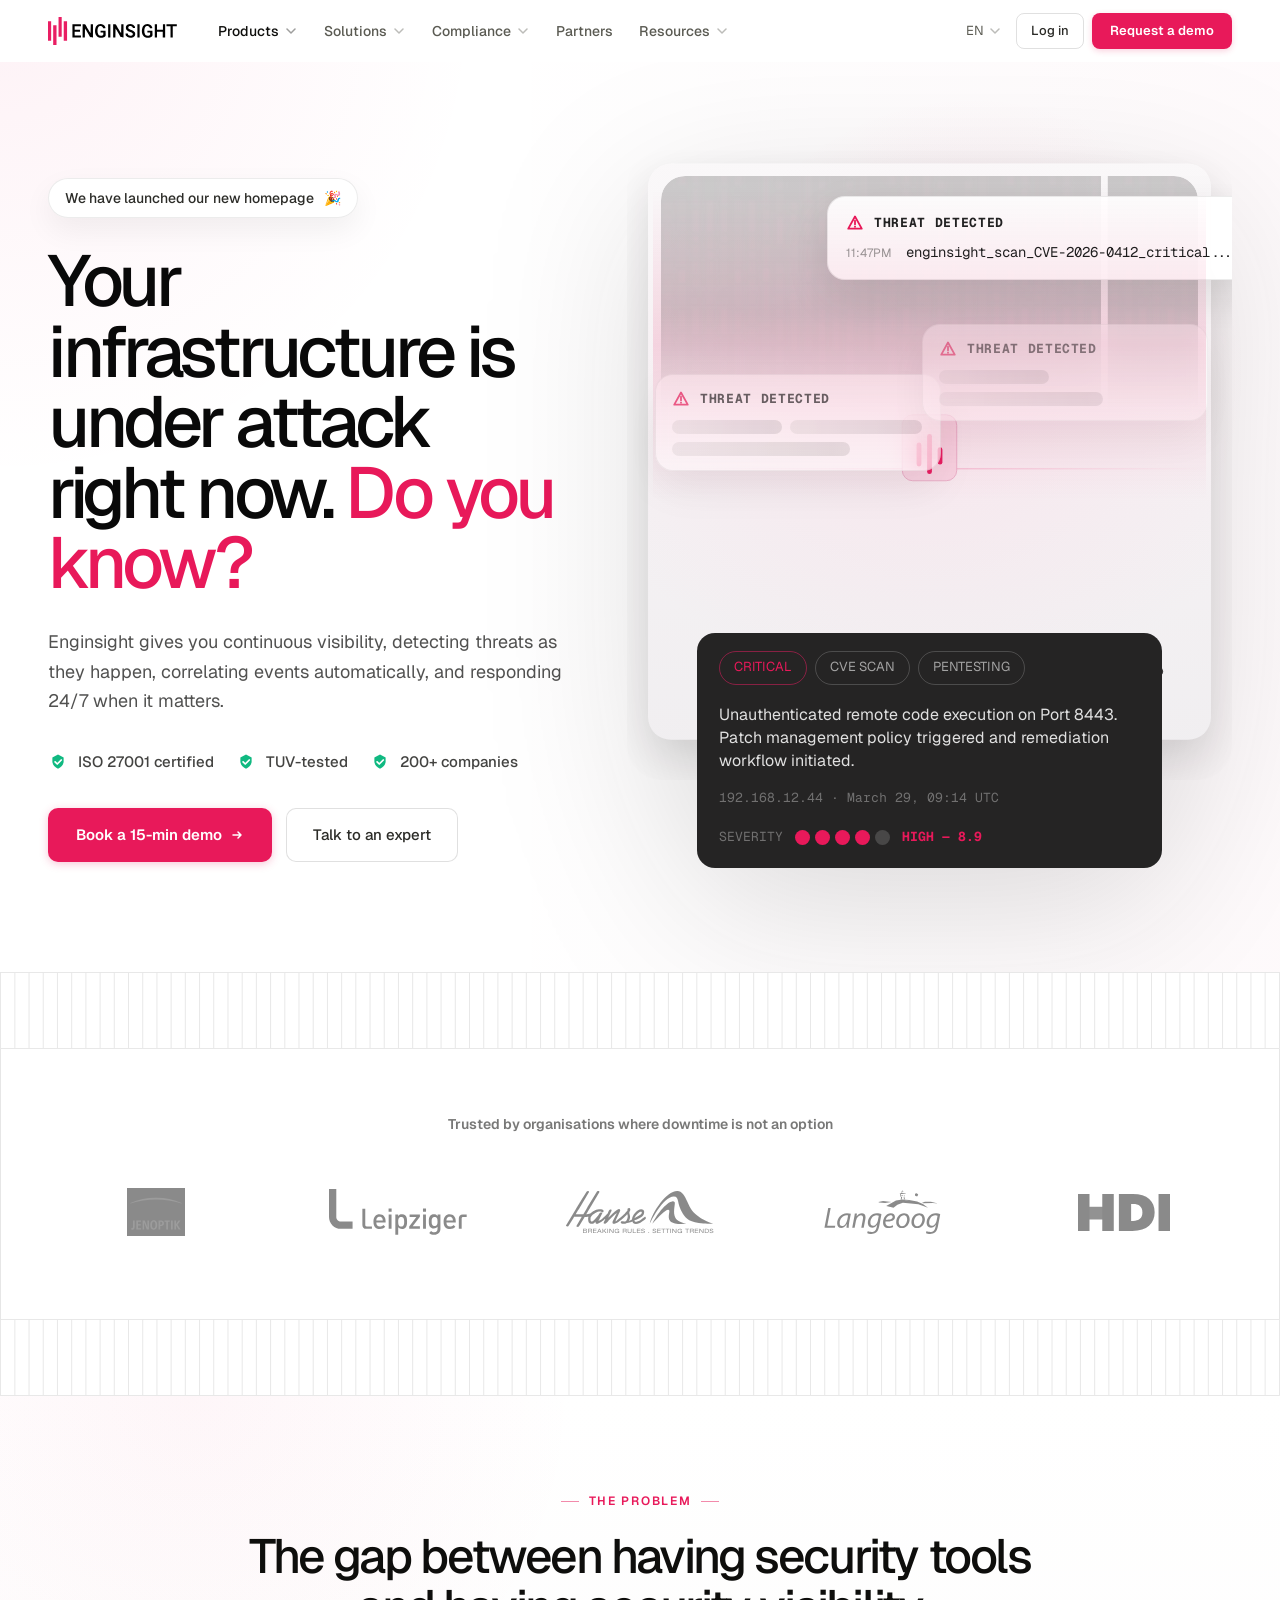
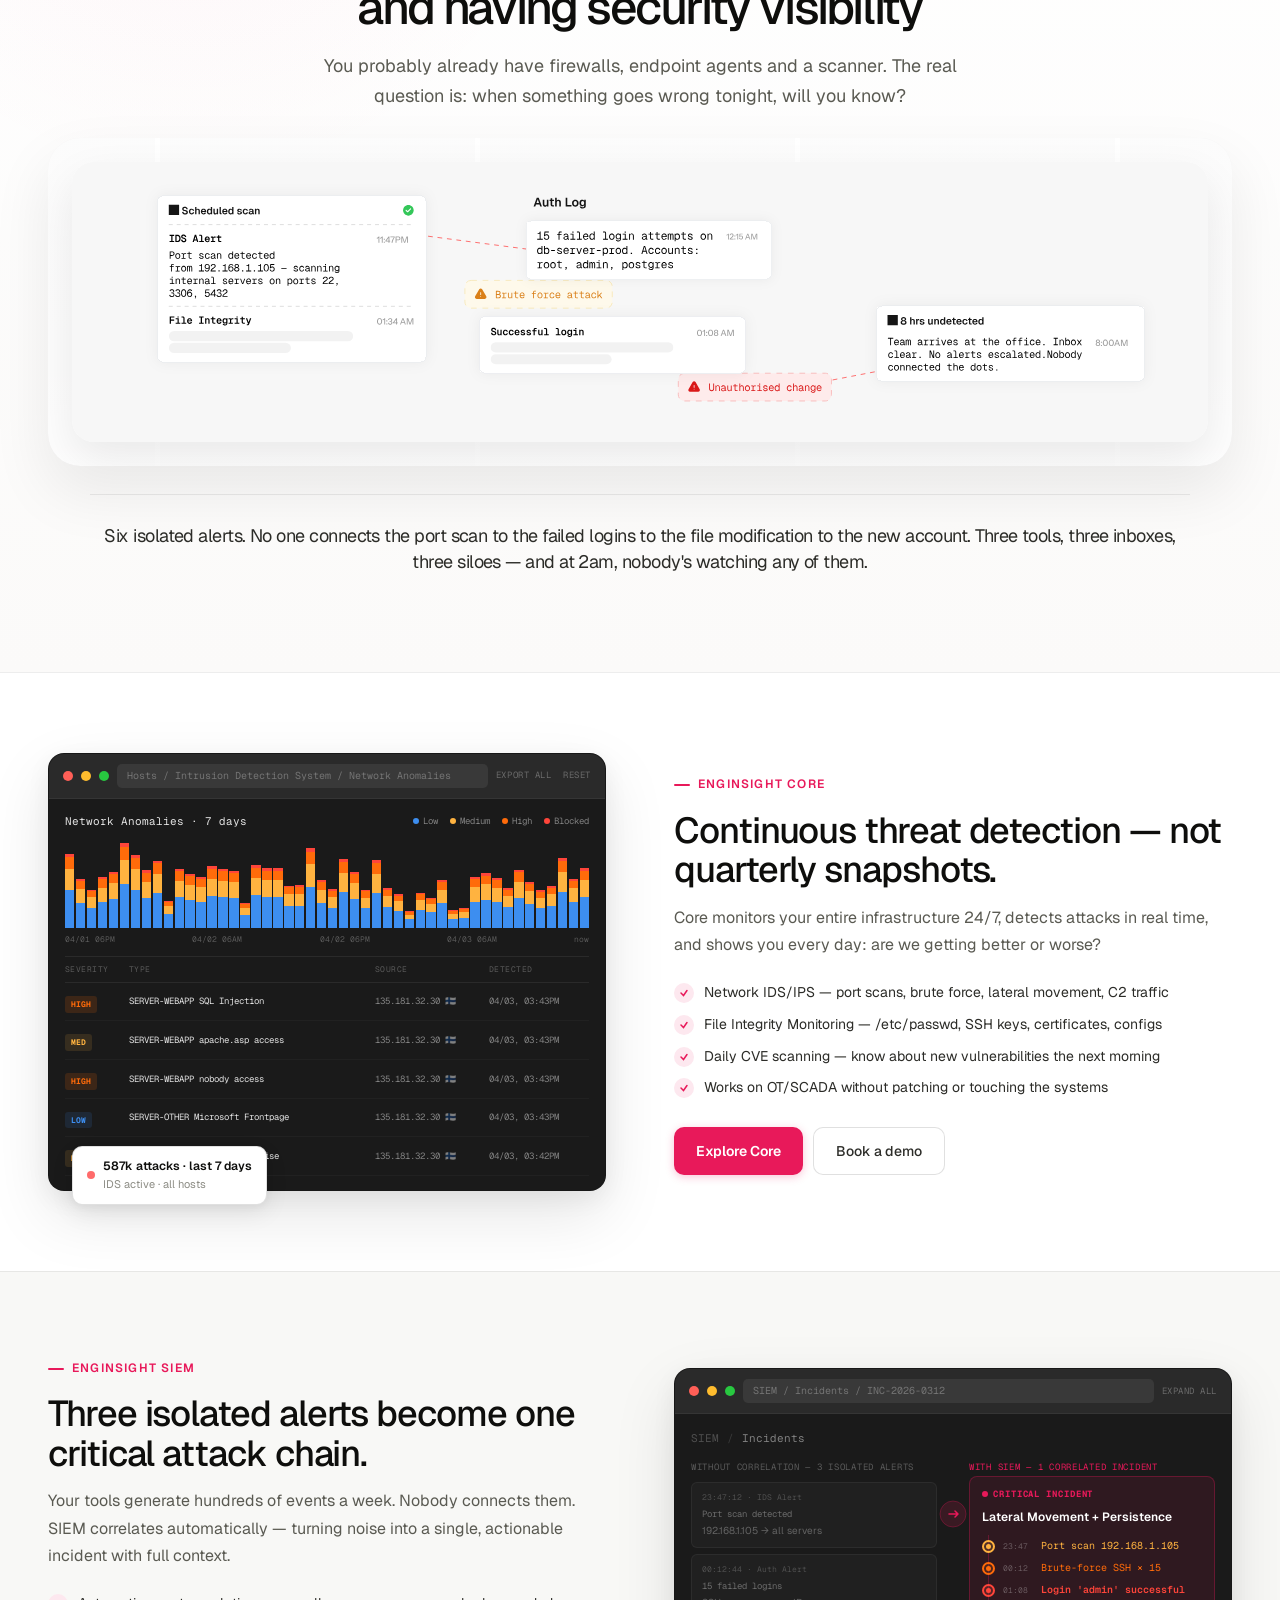
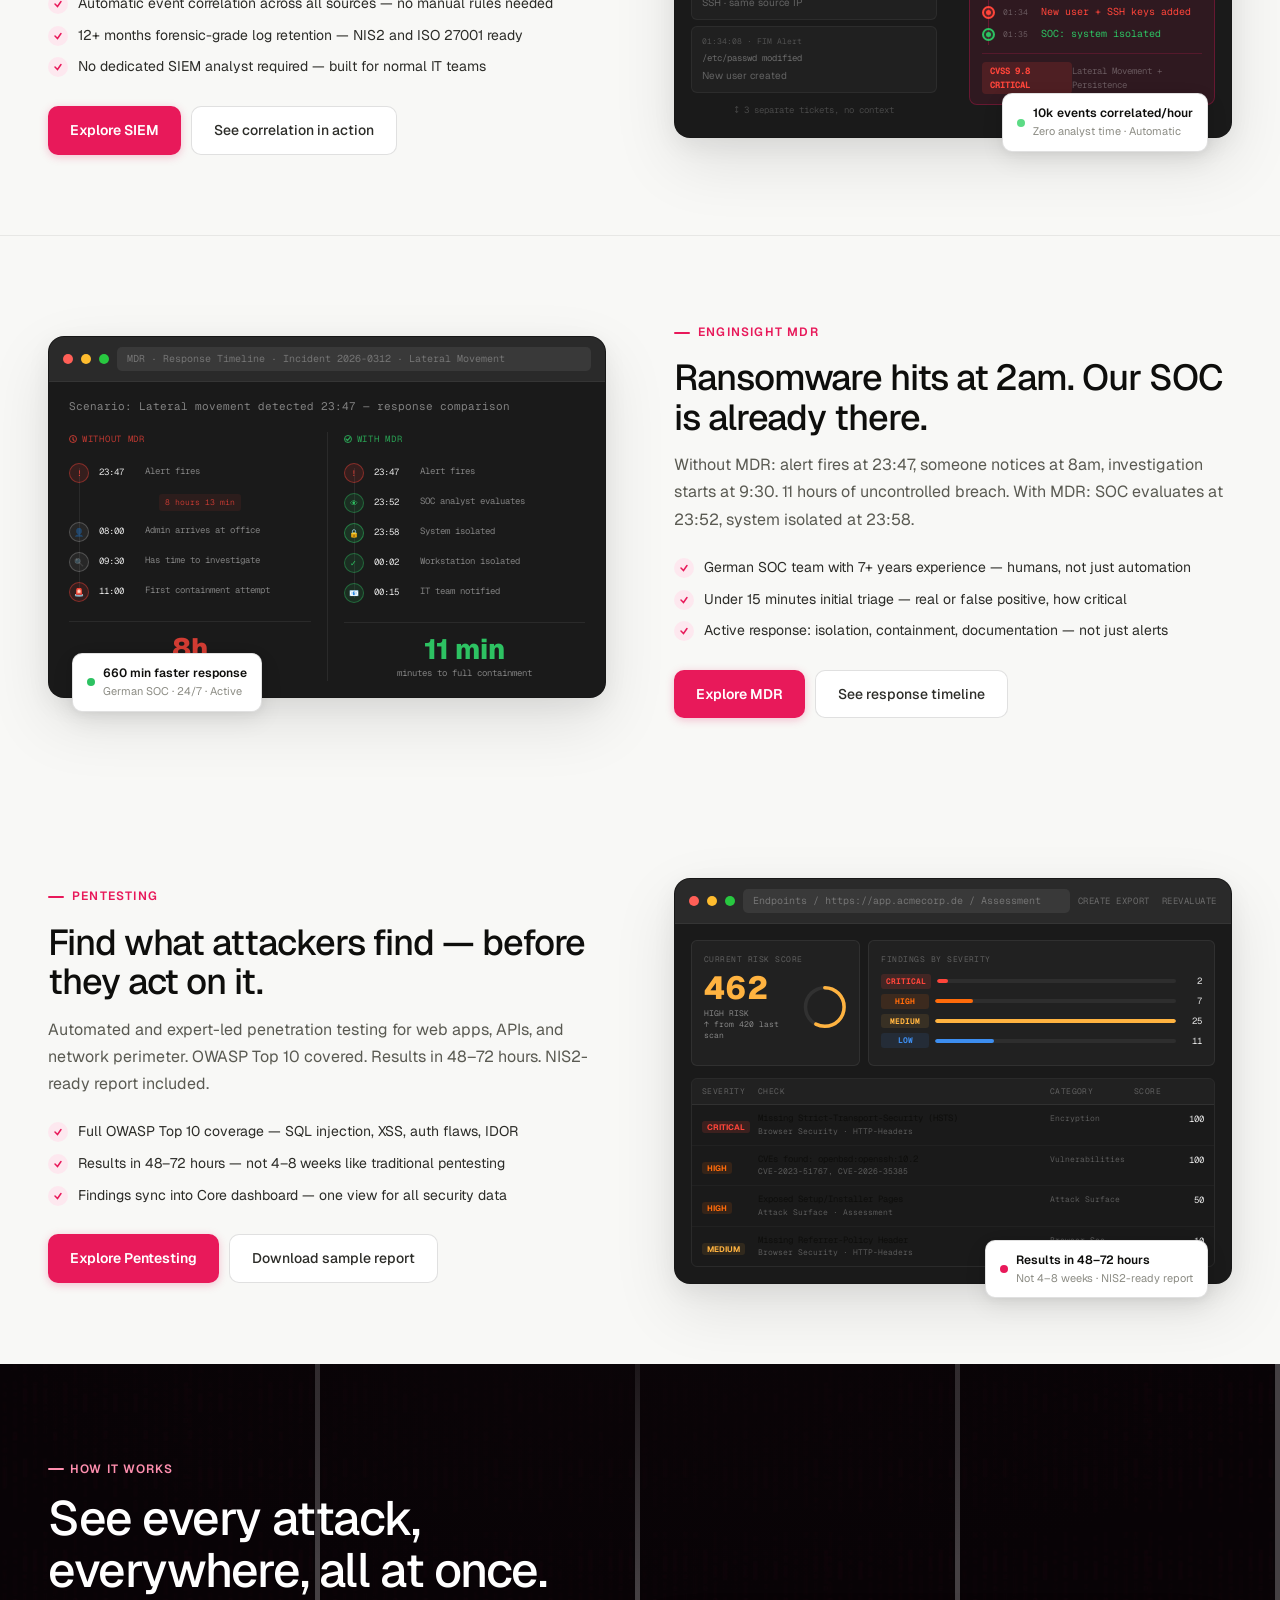
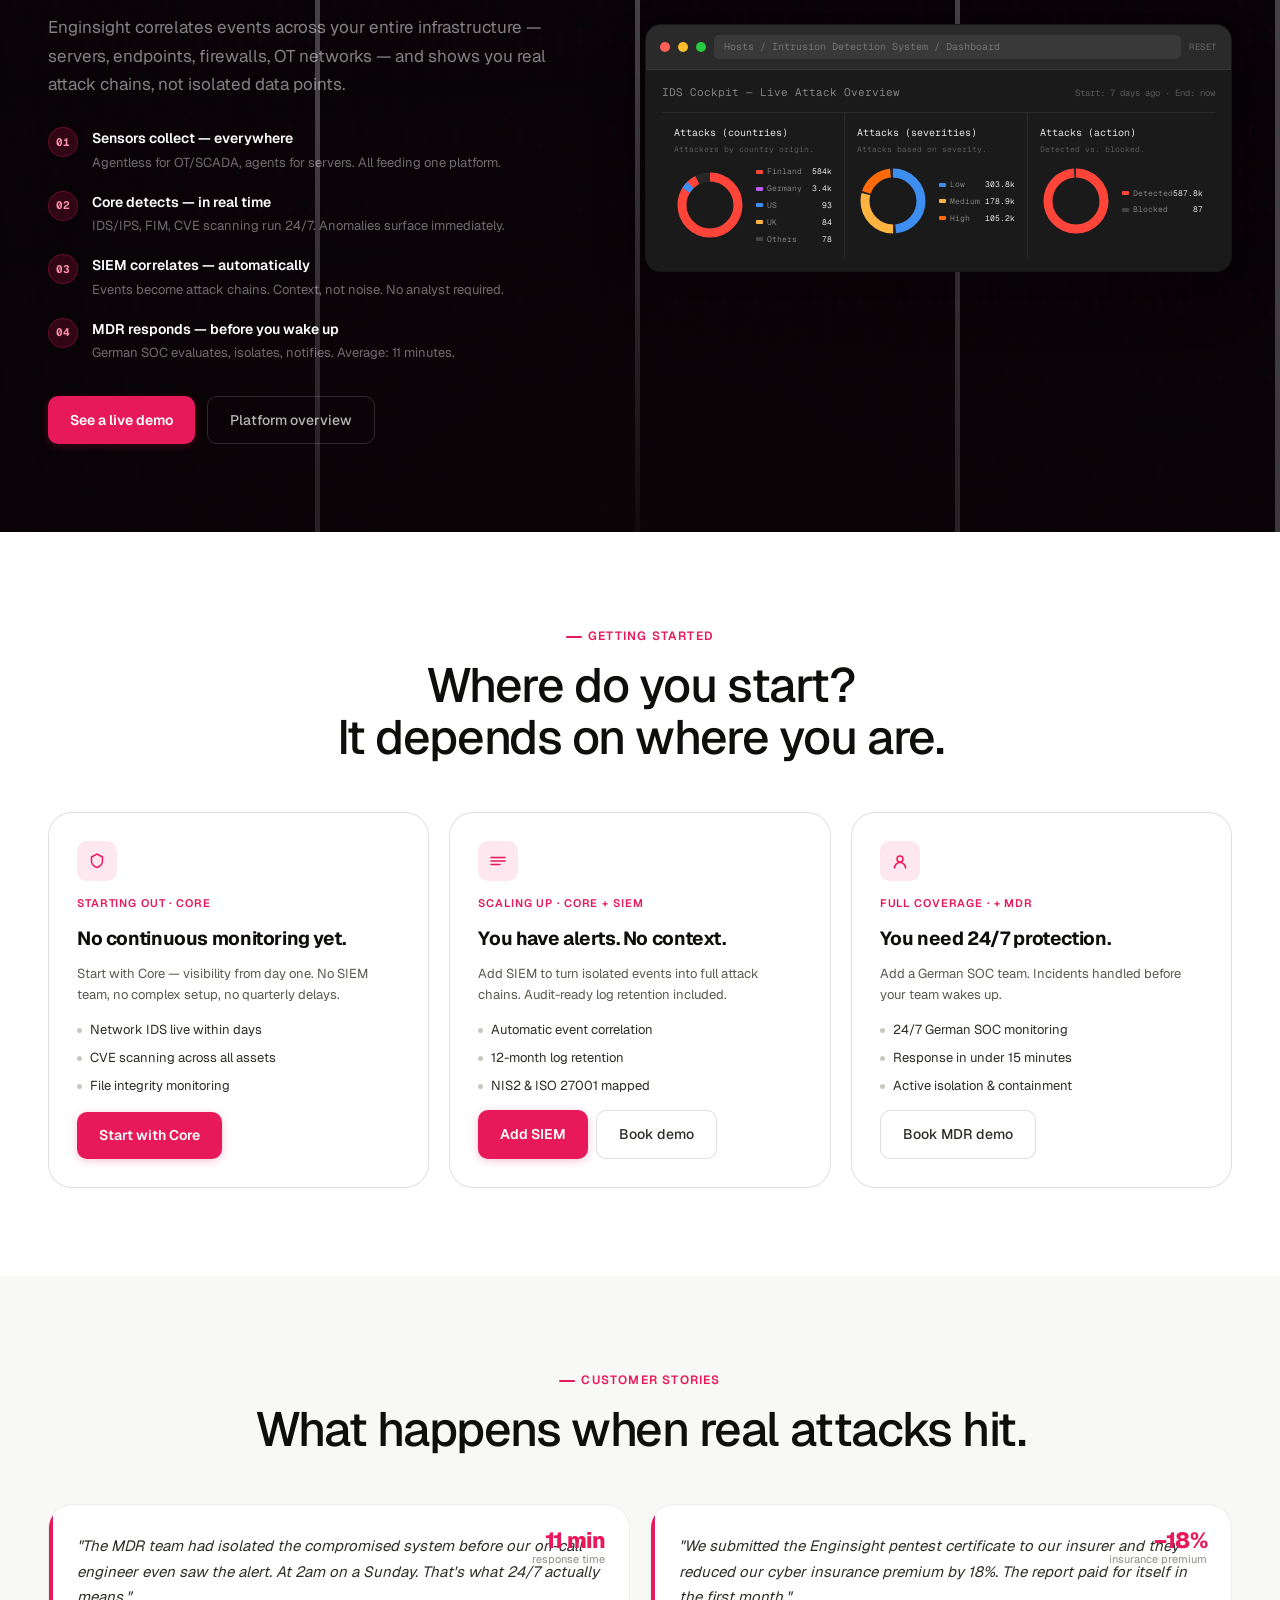
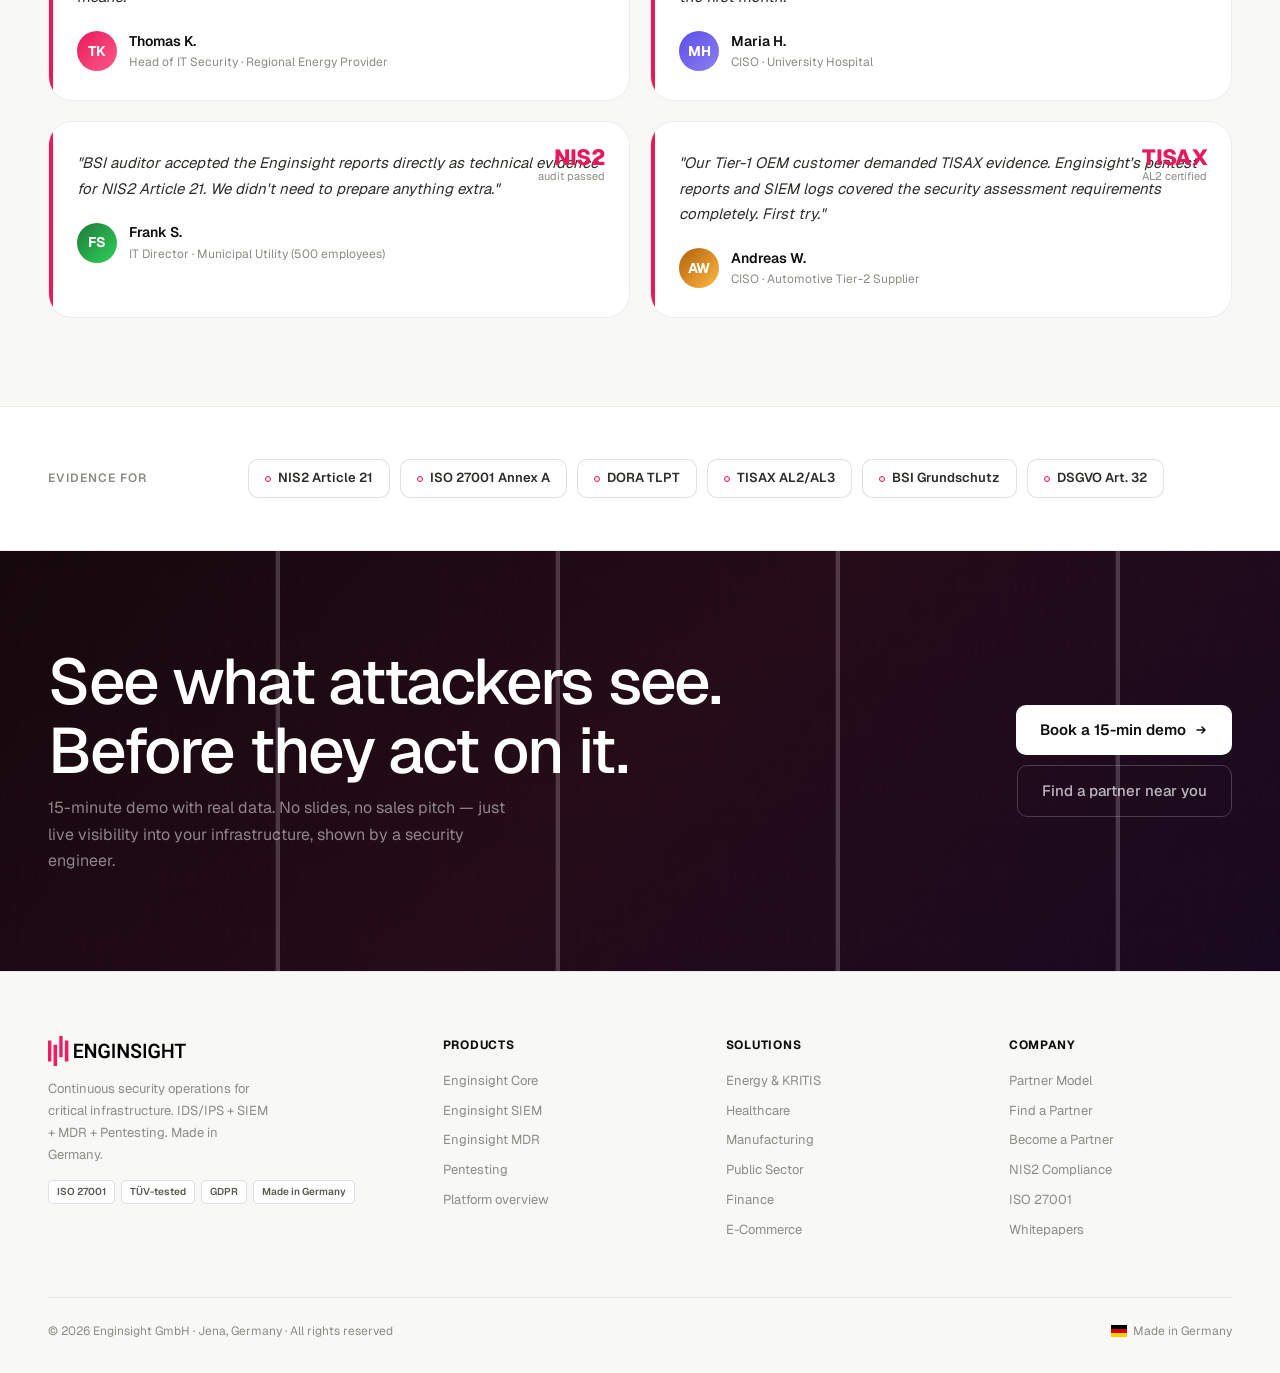
<file: index.html>
<!DOCTYPE html>
<html lang="en">
<head>
<meta charset="UTF-8">
<meta name="viewport" content="width=device-width, initial-scale=1.0">
<title>Enginsight – Security Operations Platform. Made in Germany.</title>
<meta name="description" content="Continuous security operations for critical infrastructure with Core, SIEM, MDR, and Pentesting in one platform.">
<link rel="preconnect" href="https://fonts.googleapis.com">
<link rel="preconnect" href="https://fonts.gstatic.com" crossorigin>
<link href="https://fonts.googleapis.com/css2?family=Geist:wght@400;500;600;700;800&family=Geist+Mono:wght@400;500;700&display=swap" rel="stylesheet">
<link rel="stylesheet" href="assets/css/site.css">
<link rel="stylesheet" href="assets/css/home.css">
</head>
<body>

<!-- ════════════════════════
     NAV
════════════════════════ -->
<nav class="eng-nav">
  <div class="eng-nav-inner">
    <a class="eng-nav-logo" href="index.html">
      <span class="eng-nav-logo-mark">
        <img class="eng-nav-logo-img" src="assets/images/Logo.svg" alt="Enginsight">
      </span>
    </a>
    <div class="eng-nav-links">
      <button class="eng-nav-link active" data-dropdown="dd-products">
        Products <span class="eng-nav-chevron"><svg viewBox="0 0 10 6" fill="none"><path d="M1 1l4 4 4-4" stroke="currentColor" stroke-width="1.5" stroke-linecap="round" stroke-linejoin="round"/></svg></span>
        <div class="eng-dropdown wide" id="dd-products">
          <a class="eng-dd-item" href="enginsight-core/"><div class="eng-dd-icon pink"><svg viewBox="0 0 16 16" fill="none" stroke="#E8195A" stroke-width="1.4" stroke-linecap="round"><path d="M8 2L13 4.5V8C13 11.5 10.5 13.5 8 14.5c-2.5-1-5-3-5-6.5V4.5L8 2z"/></svg></div><div class="eng-dd-text"><span class="eng-dd-title">Core</span><span class="eng-dd-sub">Continuous threat detection</span></div></a>
          <a class="eng-dd-item" href="#"><div class="eng-dd-icon blue"><svg viewBox="0 0 16 16" fill="none" stroke="#5B4FE8" stroke-width="1.4" stroke-linecap="round"><path d="M2 5h12M2 8h12M2 11h8"/></svg></div><div class="eng-dd-text"><span class="eng-dd-title">SIEM</span><span class="eng-dd-sub">Event correlation & log retention</span></div></a>
          <a class="eng-dd-item" href="#"><div class="eng-dd-icon green"><svg viewBox="0 0 16 16" fill="none" stroke="#1E7A3C" stroke-width="1.4" stroke-linecap="round"><circle cx="8" cy="6" r="3"/><path d="M3 14c0-2.8 2.2-5 5-5s5 2.2 5 5"/></svg></div><div class="eng-dd-text"><span class="eng-dd-title">MDR</span><span class="eng-dd-sub">24/7 SOC response</span></div></a>
          <hr class="eng-dd-divider">
          <a class="eng-dd-item" href="pages/pentesting.html"><div class="eng-dd-icon amber"><svg viewBox="0 0 16 16" fill="none" stroke="#B25E09" stroke-width="1.4" stroke-linecap="round"><circle cx="6.5" cy="6.5" r="4.5"/><path d="M12 12l3 3"/></svg></div><div class="eng-dd-text"><span class="eng-dd-title">Pentesting</span><span class="eng-dd-sub">Find vulnerabilities first</span></div></a>
          <a class="eng-dd-item" href="#"><div class="eng-dd-icon gray"><svg viewBox="0 0 16 16" fill="none" stroke="#5C5C54" stroke-width="1.4" stroke-linecap="round"><rect x="2" y="2" width="12" height="12" rx="2"/><path d="M6 8h4M8 6v4"/></svg></div><div class="eng-dd-text"><span class="eng-dd-title">Platform overview</span><span class="eng-dd-sub">How it all fits together</span></div></a>
        </div>
      </button>
      <button class="eng-nav-link" data-dropdown="dd-solutions">
        Solutions <span class="eng-nav-chevron"><svg viewBox="0 0 10 6" fill="none"><path d="M1 1l4 4 4-4" stroke="currentColor" stroke-width="1.5" stroke-linecap="round" stroke-linejoin="round"/></svg></span>
        <div class="eng-dropdown" id="dd-solutions">
          <a class="eng-dd-item" href="#"><div class="eng-dd-icon amber" style="font-size:16px">⚡</div><div class="eng-dd-text"><span class="eng-dd-title">Energy & KRITIS</span><span class="eng-dd-sub">SCADA & NIS2 compliance</span></div></a>
          <a class="eng-dd-item" href="#"><div class="eng-dd-icon pink" style="font-size:16px">🏥</div><div class="eng-dd-text"><span class="eng-dd-title">Healthcare</span><span class="eng-dd-sub">Medical devices & DSGVO</span></div></a>
          <a class="eng-dd-item" href="#"><div class="eng-dd-icon blue" style="font-size:16px">🏭</div><div class="eng-dd-text"><span class="eng-dd-title">Manufacturing</span><span class="eng-dd-sub">OT/IT & TISAX</span></div></a>
          <a class="eng-dd-item" href="#"><div class="eng-dd-icon teal" style="font-size:16px">🏛️</div><div class="eng-dd-text"><span class="eng-dd-title">Public Sector</span><span class="eng-dd-sub">BSI & NIS2 ready</span></div></a>
          <a class="eng-dd-item" href="#"><div class="eng-dd-icon green" style="font-size:16px">🏦</div><div class="eng-dd-text"><span class="eng-dd-title">Finance</span><span class="eng-dd-sub">DORA & BaFin</span></div></a>
          <a class="eng-dd-item" href="#"><div class="eng-dd-icon gray" style="font-size:16px">📦</div><div class="eng-dd-text"><span class="eng-dd-title">E-Commerce & Logistics</span><span class="eng-dd-sub">PCI-DSS & DDoS</span></div></a>
        </div>
      </button>
      <button class="eng-nav-link" data-dropdown="dd-compliance">
        Compliance <span class="eng-nav-chevron"><svg viewBox="0 0 10 6" fill="none"><path d="M1 1l4 4 4-4" stroke="currentColor" stroke-width="1.5" stroke-linecap="round" stroke-linejoin="round"/></svg></span>
        <div class="eng-dropdown" id="dd-compliance">
          <a class="eng-dd-item" href="#"><div class="eng-dd-icon pink"><svg viewBox="0 0 16 16" fill="none" stroke="#E8195A" stroke-width="1.4" stroke-linecap="round"><path d="M8 2L13 4.5V8C13 11.5 10.5 13.5 8 14.5c-2.5-1-5-3-5-6.5V4.5L8 2z"/><path d="M5.5 8l2 2 3.5-3.5"/></svg></div><div class="eng-dd-text"><span class="eng-dd-title">NIS2</span><span class="eng-dd-sub">Technical measures mapping</span></div></a>
          <a class="eng-dd-item" href="#"><div class="eng-dd-icon blue"><svg viewBox="0 0 16 16" fill="none" stroke="#5B4FE8" stroke-width="1.4" stroke-linecap="round"><rect x="2" y="2" width="12" height="12" rx="2"/><path d="M5.5 8l2 2 3.5-3.5"/></svg></div><div class="eng-dd-text"><span class="eng-dd-title">ISO 27001</span><span class="eng-dd-sub">Annex A control evidence</span></div></a>
          <a class="eng-dd-item" href="#"><div class="eng-dd-icon amber"><svg viewBox="0 0 16 16" fill="none" stroke="#B25E09" stroke-width="1.4" stroke-linecap="round"><circle cx="8" cy="8" r="6"/><path d="M8 5v3l2 2"/></svg></div><div class="eng-dd-text"><span class="eng-dd-title">DORA</span><span class="eng-dd-sub">Financial sector resilience</span></div></a>
          <a class="eng-dd-item" href="#"><div class="eng-dd-icon teal"><svg viewBox="0 0 16 16" fill="none" stroke="#0F6E56" stroke-width="1.4" stroke-linecap="round"><path d="M2 12l3.5-3.5 3 2.5L11 8l4-5"/></svg></div><div class="eng-dd-text"><span class="eng-dd-title">TISAX</span><span class="eng-dd-sub">Automotive supply chain</span></div></a>
        </div>
      </button>
      <a class="eng-nav-link" href="#">Partners</a>
      <button class="eng-nav-link" data-dropdown="dd-resources">
        Resources <span class="eng-nav-chevron"><svg viewBox="0 0 10 6" fill="none"><path d="M1 1l4 4 4-4" stroke="currentColor" stroke-width="1.5" stroke-linecap="round" stroke-linejoin="round"/></svg></span>
        <div class="eng-dropdown" id="dd-resources">
          <a class="eng-dd-item" href="#"><div class="eng-dd-icon pink"><svg viewBox="0 0 16 16" fill="none" stroke="#E8195A" stroke-width="1.4" stroke-linecap="round"><rect x="3" y="2" width="10" height="13" rx="1.5"/><path d="M6 6h4M6 9h4M6 12h2.5"/></svg></div><div class="eng-dd-text"><span class="eng-dd-title">Whitepapers</span><span class="eng-dd-sub">Technical guides & reports</span></div></a>
          <a class="eng-dd-item" href="#"><div class="eng-dd-icon green"><svg viewBox="0 0 16 16" fill="none" stroke="#1E7A3C" stroke-width="1.4" stroke-linecap="round"><path d="M2 12l3.5-3.5 3 2.5L11 8l4-5"/></svg></div><div class="eng-dd-text"><span class="eng-dd-title">Case Studies</span><span class="eng-dd-sub">Real customer results</span></div></a>
          <a class="eng-dd-item" href="#"><div class="eng-dd-icon blue"><svg viewBox="0 0 16 16" fill="none" stroke="#5B4FE8" stroke-width="1.4" stroke-linecap="round"><circle cx="8" cy="8" r="6"/><path d="M6 8h4M9 6l2 2-2 2"/></svg></div><div class="eng-dd-text"><span class="eng-dd-title">Partner Webinars</span><span class="eng-dd-sub">Live & on-demand</span></div></a>
          <hr class="eng-dd-divider">
          <a class="eng-dd-item" href="#"><div class="eng-dd-icon gray"><svg viewBox="0 0 16 16" fill="none" stroke="#5C5C54" stroke-width="1.4" stroke-linecap="round"><path d="M2 5h12M2 8h12M2 11h8"/></svg></div><div class="eng-dd-text"><span class="eng-dd-title">Docs</span><span class="eng-dd-sub">API & integration reference</span></div></a>
        </div>
      </button>
    </div>
    <div class="eng-nav-actions">
      <div class="eng-nav-lang">EN <svg width="10" height="6" viewBox="0 0 10 6" fill="none" style="opacity:.4;margin-left:2px"><path d="M1 1l4 4 4-4" stroke="currentColor" stroke-width="1.5" stroke-linecap="round" stroke-linejoin="round"/></svg></div>
      <a class="eng-btn-ghost" href="#">Log in</a>
      <a class="eng-btn-cta" href="#">Request a demo</a>
    </div>
  </div>
</nav>

<main>

<!-- ════════════════════════
     HERO
════════════════════════ -->
<div class="hero">
  <div class="hero-grad"></div>
  <div class="hero-inner">
    <div class="hero-left reveal">
      <div class="hero-kicker"><span>We have launched our new homepage</span><span aria-hidden="true">🎉</span></div>
      <h1 class="hero-h1">Your infrastructure is under attack right now. <span class="pink">Do you know?</span></h1>
      <p class="hero-sub">Enginsight gives you continuous visibility, detecting threats as they happen, correlating events automatically, and responding 24/7 when it matters.</p>
      <div class="hero-trust">
        <div class="hero-trust-item"><span class="hero-trust-icon" aria-hidden="true"><svg viewBox="0 0 16 16" fill="none"><path d="M8 2L12.5 4.3v3.2c0 2.7-2 4.8-4.5 5.8-2.5-1-4.5-3.1-4.5-5.8V4.3L8 2z" fill="currentColor"/><path d="M5.7 7.9 7.4 9.6 10.6 6.4" stroke="#fff" stroke-width="1.4" stroke-linecap="round" stroke-linejoin="round"/></svg></span>ISO 27001 certified</div>
        <div class="hero-trust-item"><span class="hero-trust-icon" aria-hidden="true"><svg viewBox="0 0 16 16" fill="none"><path d="M8 2L12.5 4.3v3.2c0 2.7-2 4.8-4.5 5.8-2.5-1-4.5-3.1-4.5-5.8V4.3L8 2z" fill="currentColor"/><path d="M5.7 7.9 7.4 9.6 10.6 6.4" stroke="#fff" stroke-width="1.4" stroke-linecap="round" stroke-linejoin="round"/></svg></span>TUV-tested</div>
        <div class="hero-trust-item"><span class="hero-trust-icon" aria-hidden="true"><svg viewBox="0 0 16 16" fill="none"><path d="M8 2L12.5 4.3v3.2c0 2.7-2 4.8-4.5 5.8-2.5-1-4.5-3.1-4.5-5.8V4.3L8 2z" fill="currentColor"/><path d="M5.7 7.9 7.4 9.6 10.6 6.4" stroke="#fff" stroke-width="1.4" stroke-linecap="round" stroke-linejoin="round"/></svg></span>200+ companies</div>
      </div>
      <div class="hero-ctas">
        <a class="btn-pink lg" href="#">Book a 15-min demo <svg width="14" height="14" viewBox="0 0 14 14" fill="none"><path d="M3 7h8M8 4l3 3-3 3" stroke="currentColor" stroke-width="1.5" stroke-linecap="round" stroke-linejoin="round"/></svg></a>
        <a class="btn-outline lg" href="#">Talk to an expert</a>
      </div>
    </div>

    <div class="hero-right reveal reveal-delay-2">
      <div class="hero-stage" id="vis-hero">
        <div class="hero-stage-glow"></div>
        <div class="hero-stage-top hero-stage-card">
          <div class="hero-stage-card-title"><span class="hero-stage-alert-icon" aria-hidden="true"><svg viewBox="0 0 16 16" fill="none"><path d="M8 2.2 14 13H2L8 2.2Z" stroke="currentColor" stroke-width="1.6" stroke-linejoin="round"/><path d="M8 6v3.3" stroke="currentColor" stroke-width="1.6" stroke-linecap="round"/><circle cx="8" cy="11.4" r=".9" fill="currentColor"/></svg></span>THREAT DETECTED</div>
          <div class="hero-stage-card-row"><span class="hero-stage-time">11:47PM</span><span class="hero-stage-log">enginsight_scan_CVE-2026-0412_critical...</span></div>
        </div>

        <div class="hero-stage-card hero-stage-ghost hero-stage-ghost-left">
          <div class="hero-stage-card-title"><span class="hero-stage-alert-icon" aria-hidden="true"><svg viewBox="0 0 16 16" fill="none"><path d="M8 2.2 14 13H2L8 2.2Z" stroke="currentColor" stroke-width="1.6" stroke-linejoin="round"/><path d="M8 6v3.3" stroke="currentColor" stroke-width="1.6" stroke-linecap="round"/><circle cx="8" cy="11.4" r=".9" fill="currentColor"/></svg></span>THREAT DETECTED</div>
          <div class="hero-stage-skeleton"><span></span><span></span><span></span></div>
        </div>

        <div class="hero-stage-card hero-stage-ghost hero-stage-ghost-right">
          <div class="hero-stage-card-title"><span class="hero-stage-alert-icon" aria-hidden="true"><svg viewBox="0 0 16 16" fill="none"><path d="M8 2.2 14 13H2L8 2.2Z" stroke="currentColor" stroke-width="1.6" stroke-linejoin="round"/><path d="M8 6v3.3" stroke="currentColor" stroke-width="1.6" stroke-linecap="round"/><circle cx="8" cy="11.4" r=".9" fill="currentColor"/></svg></span>THREAT DETECTED</div>
          <div class="hero-stage-skeleton"><span></span><span></span></div>
        </div>

        <img class="hero-stage-art" src="assets/images/Hero section.svg" alt="Enginsight threat detection interface">
        <div class="hero-stage-pattern" aria-hidden="true"></div>

        <div class="hero-stage-panel hero-stage-bar">
          <div class="hero-stage-bars" aria-hidden="true"><span></span><span></span><span></span><span></span><span></span><span></span></div>
          <div class="hero-stage-bar-copy"><strong>4,219</strong> vulnerabilities found</div>
          <div class="hero-stage-bar-links">Export&nbsp;&nbsp;&nbsp;API Call&nbsp;&nbsp;&nbsp;CSV/XLS</div>
        </div>

        <div class="hero-stage-panel hero-stage-incident">
          <div class="hero-stage-tags"><span class="hero-stage-tag active">CRITICAL</span><span class="hero-stage-tag">CVE SCAN</span><span class="hero-stage-tag">PENTESTING</span></div>
          <p class="hero-stage-incident-copy">Unauthenticated remote code execution on Port 8443. Patch management policy triggered and remediation workflow initiated.</p>
          <div class="hero-stage-incident-meta">192.168.12.44 · March 29, 09:14 UTC</div>
          <div class="hero-stage-severity"><span>SEVERITY</span><div class="hero-stage-severity-dots" aria-hidden="true"><i></i><i></i><i></i><i></i><i class="muted"></i></div><strong>HIGH — 8.9</strong></div>
        </div>

        <div class="hero-stage-scanline" aria-hidden="true"></div>
      </div>
    </div>
  </div>
</div>

<!-- LOGOS -->
<div class="logos-strip">
  <div class="logos-lines" aria-hidden="true">
    <img class="logos-lines-img" src="assets/images/Lines.svg" alt="">
  </div>
  <div class="logos-inner">
    <span class="logos-label">Trusted by organisations where downtime is not an option</span>
    <div class="logos-list">
      <div class="logo-item">
        <img class="logo-image" src="assets/images/Companies/Home/Jenoptik-Logo_(Blue)%201.svg" alt="Jenoptik">
      </div>
      <div class="logo-item">
        <img class="logo-image" src="assets/images/Companies/Home/Leipziger.svg" alt="Leipziger">
      </div>
      <div class="logo-item">
        <img class="logo-image" src="assets/images/Companies/Home/Hanse.svg" alt="Hanse">
      </div>
      <div class="logo-item">
        <img class="logo-image" src="assets/images/Companies/Home/langeoog.svg" alt="Langeoog">
      </div>
      <div class="logo-item logo-item-strong">
        <img class="logo-image" src="assets/images/Companies/Home/HDI.svg" alt="HDI">
      </div>
    </div>
  </div>
  <div class="logos-lines" aria-hidden="true">
    <img class="logos-lines-img" src="assets/images/Lines.svg" alt="">
  </div>
</div>

<!-- PROBLEM -->
<section class="problem-section">
  <div class="problem-shell reveal">
    <div class="problem-head">
      <div class="problem-eyebrow"><span></span>The Problem<span></span></div>
      <h2 class="problem-title">The gap between having security tools and having security visibility</h2>
      <p class="problem-sub">You probably already have firewalls, endpoint agents and a scanner. The real question is: when something goes wrong tonight, will you know?</p>
    </div>
  </div>

  <div class="problem-shell problem-shell-tight reveal reveal-delay-1">
    <div class="problem-story">
      <img class="problem-visual" src="assets/images/Problem.svg" alt="Diagram showing isolated alerts across security tools and the visibility gap they create">
    </div>
  </div>

  <div class="problem-shell reveal reveal-delay-2">
    <div class="problem-summary">
      Six isolated alerts. No one connects the port scan to the failed logins to the file modification to the new account. Three tools, three inboxes, three siloes — and at 2am, nobody's watching any of them.
    </div>
  </div>
</section>

<!-- ════════ FEATURE 1: CORE ════════ -->
<div style="border-top:1px solid var(--border)">
<div class="feat-section" style="border:none">
  <div class="feat-inner">
    <!-- VISUAL: IDS Bar Chart -->
    <div class="feat-visual reveal">
      <div class="browser-wrap">
        <div class="browser-bar">
          <div class="b-dot b-dot-r"></div><div class="b-dot b-dot-y"></div><div class="b-dot b-dot-g"></div>
          <div class="b-url">Hosts / Intrusion Detection System / Network Anomalies</div>
          <div class="b-actions"><span class="b-action">Export All</span><span class="b-action">Reset</span></div>
        </div>
        <!-- ██ IDS STACKED BAR CHART ██ -->
        <div class="ids-chart" id="vis-ids">
          <div class="ids-header">
            <div class="ids-title">Network Anomalies · 7 days</div>
            <div class="ids-legend-row">
              <div class="ids-legend-item"><div class="ids-legend-dot" style="background:#3D8EF0"></div>Low</div>
              <div class="ids-legend-item"><div class="ids-legend-dot" style="background:#FFB340"></div>Medium</div>
              <div class="ids-legend-item"><div class="ids-legend-dot" style="background:#FF6B0A"></div>High</div>
              <div class="ids-legend-item"><div class="ids-legend-dot" style="background:#FF453A"></div>Blocked</div>
            </div>
          </div>
          <div class="ids-histogram" id="ids-bars"></div>
          <div class="ids-time-row">
            <span class="ids-time-label">04/01 06PM</span>
            <span class="ids-time-label">04/02 06AM</span>
            <span class="ids-time-label">04/02 06PM</span>
            <span class="ids-time-label">04/03 06AM</span>
            <span class="ids-time-label">now</span>
          </div>
          <div class="ids-table">
            <div class="ids-table-head">
              <div class="ids-th">Severity</div>
              <div class="ids-th">Type</div>
              <div class="ids-th">Source</div>
              <div class="ids-th">Detected</div>
            </div>
            <div class="ids-table-row"><div><span class="ids-badge ids-b-high">HIGH</span></div><div class="ids-cell bright">SERVER-WEBAPP SQL Injection</div><div class="ids-cell">135.181.32.30 🇫🇮</div><div class="ids-cell">04/03, 03:43PM</div></div>
            <div class="ids-table-row"><div><span class="ids-badge ids-b-med">MED</span></div><div class="ids-cell bright">SERVER-WEBAPP apache.asp access</div><div class="ids-cell">135.181.32.30 🇫🇮</div><div class="ids-cell">04/03, 03:43PM</div></div>
            <div class="ids-table-row"><div><span class="ids-badge ids-b-high">HIGH</span></div><div class="ids-cell bright">SERVER-WEBAPP nobody access</div><div class="ids-cell">135.181.32.30 🇫🇮</div><div class="ids-cell">04/03, 03:43PM</div></div>
            <div class="ids-table-row"><div><span class="ids-badge ids-b-low">LOW</span></div><div class="ids-cell bright">SERVER-OTHER Microsoft Frontpage</div><div class="ids-cell">135.181.32.30 🇫🇮</div><div class="ids-cell">04/03, 03:43PM</div></div>
            <div class="ids-table-row"><div><span class="ids-badge ids-b-med">MED</span></div><div class="ids-cell bright">SERVER-WEBAPP Novell Groupwise</div><div class="ids-cell">135.181.32.30 🇫🇮</div><div class="ids-cell">04/03, 03:42PM</div></div>
          </div>
        </div>
      </div>
      <div class="feat-float-badge">
        <div class="feat-badge-dot" style="background:#FF6B6B"></div>
        <div><div class="feat-badge-text">587k attacks · last 7 days</div><div class="feat-badge-sub">IDS active · all hosts</div></div>
      </div>
    </div>
    <div class="feat-copy reveal reveal-delay-1">
      <div class="feat-eyebrow">Enginsight Core</div>
      <h3 class="feat-h3">Continuous threat detection — not quarterly snapshots.</h3>
      <p class="feat-sub">Core monitors your entire infrastructure 24/7, detects attacks in real time, and shows you every day: are we getting better or worse?</p>
      <div class="feat-list">
        <div class="feat-list-item"><div class="feat-check"><svg viewBox="0 0 10 10" fill="none"><path d="M2 5l2.5 2.5L8 2.5" stroke="#E8195A" stroke-width="1.5" stroke-linecap="round"/></svg></div>Network IDS/IPS — port scans, brute force, lateral movement, C2 traffic</div>
        <div class="feat-list-item"><div class="feat-check"><svg viewBox="0 0 10 10" fill="none"><path d="M2 5l2.5 2.5L8 2.5" stroke="#E8195A" stroke-width="1.5" stroke-linecap="round"/></svg></div>File Integrity Monitoring — /etc/passwd, SSH keys, certificates, configs</div>
        <div class="feat-list-item"><div class="feat-check"><svg viewBox="0 0 10 10" fill="none"><path d="M2 5l2.5 2.5L8 2.5" stroke="#E8195A" stroke-width="1.5" stroke-linecap="round"/></svg></div>Daily CVE scanning — know about new vulnerabilities the next morning</div>
        <div class="feat-list-item"><div class="feat-check"><svg viewBox="0 0 10 10" fill="none"><path d="M2 5l2.5 2.5L8 2.5" stroke="#E8195A" stroke-width="1.5" stroke-linecap="round"/></svg></div>Works on OT/SCADA without patching or touching the systems</div>
      </div>
      <div class="feat-ctas"><a class="btn-pink" href="enginsight-core/">Explore Core</a><a class="btn-outline" href="/demo">Book a demo</a></div>
    </div>
  </div>
</div>

<!-- ════════ FEATURE 2: SIEM ════════ -->
<div class="feat-section">
  <div class="feat-inner flip">
    <!-- VISUAL: Attack Chain Correlation -->
    <div class="feat-visual reveal">
      <div class="browser-wrap">
        <div class="browser-bar">
          <div class="b-dot b-dot-r"></div><div class="b-dot b-dot-y"></div><div class="b-dot b-dot-g"></div>
          <div class="b-url">SIEM / Incidents / INC-2026-0312</div>
          <div class="b-actions"><span class="b-action">Expand All</span></div>
        </div>
        <!-- ██ ATTACK CHAIN CORRELATION ██ -->
        <div class="chain" id="vis-chain">
          <div class="chain-header">
            <span class="chain-header-crumb">SIEM</span>
            <span style="opacity:.3">/</span>
            <span>Incidents</span>
          </div>
          <div class="chain-grid">
            <div class="chain-before">
              <div class="chain-before-label">Without correlation — 3 isolated alerts</div>
              <div class="chain-alert-card">
                <div class="chain-alert-time">23:47:12 · IDS Alert</div>
                <div class="chain-alert-type">Port scan detected</div>
                <div class="chain-alert-desc" style="color:rgba(255,255,255,0.4)">192.168.1.105 → all servers</div>
              </div>
              <div class="chain-alert-card">
                <div class="chain-alert-time">00:12:44 · Auth Alert</div>
                <div class="chain-alert-type">15 failed logins</div>
                <div class="chain-alert-desc" style="color:rgba(255,255,255,0.4)">SSH · same source IP</div>
              </div>
              <div class="chain-alert-card">
                <div class="chain-alert-time">01:34:08 · FIM Alert</div>
                <div class="chain-alert-type">/etc/passwd modified</div>
                <div class="chain-alert-desc" style="color:rgba(255,255,255,0.4)">New user created</div>
              </div>
              <div style="font-size:9px;color:rgba(255,255,255,0.2);font-family:var(--font-mono);text-align:center;padding:4px">↕ 3 separate tickets, no context</div>
            </div>
            <div class="chain-arrow">
              <svg width="28" height="28" viewBox="0 0 28 28" fill="none">
                <circle cx="14" cy="14" r="13" fill="rgba(232,25,90,0.15)" stroke="rgba(232,25,90,0.3)"/>
                <path d="M10 14h8M16 11l3 3-3 3" stroke="#E8195A" stroke-width="1.5" stroke-linecap="round" stroke-linejoin="round"/>
              </svg>
            </div>
            <div>
              <div class="chain-before-label" style="color:var(--pink)">With SIEM — 1 correlated incident</div>
              <div class="chain-incident">
                <div class="chain-incident-tag">Critical incident</div>
                <div class="chain-incident-title">Lateral Movement + Persistence</div>
                <div class="chain-tl">
                  <div class="chain-tl-item">
                    <div class="chain-tl-dot" style="border-color:#FFB340;background:rgba(255,179,64,.15)"><svg width="7" height="7" viewBox="0 0 7 7" fill="#FFB340"><circle cx="3.5" cy="3.5" r="2.5"/></svg></div>
                    <div class="chain-tl-time">23:47</div>
                    <div class="chain-tl-text" style="color:var(--app-amber)">Port scan 192.168.1.105</div>
                  </div>
                  <div class="chain-tl-item">
                    <div class="chain-tl-dot" style="border-color:#FF6B0A;background:rgba(255,107,10,.15)"><svg width="7" height="7" viewBox="0 0 7 7" fill="#FF6B0A"><circle cx="3.5" cy="3.5" r="2.5"/></svg></div>
                    <div class="chain-tl-time">00:12</div>
                    <div class="chain-tl-text" style="color:var(--app-orange)">Brute-force SSH × 15</div>
                  </div>
                  <div class="chain-tl-item">
                    <div class="chain-tl-dot" style="border-color:#FF453A;background:rgba(255,69,58,.2)"><svg width="7" height="7" viewBox="0 0 7 7" fill="#FF453A"><circle cx="3.5" cy="3.5" r="2.5"/></svg></div>
                    <div class="chain-tl-time">01:08</div>
                    <div class="chain-tl-text" style="color:var(--app-red);font-weight:600">Login 'admin' successful</div>
                  </div>
                  <div class="chain-tl-item">
                    <div class="chain-tl-dot" style="border-color:#FF453A;background:rgba(255,69,58,.2)"><svg width="7" height="7" viewBox="0 0 7 7" fill="#FF453A"><circle cx="3.5" cy="3.5" r="2.5"/></svg></div>
                    <div class="chain-tl-time">01:34</div>
                    <div class="chain-tl-text" style="color:var(--app-red)">New user + SSH keys added</div>
                  </div>
                  <div class="chain-tl-item">
                    <div class="chain-tl-dot" style="border-color:#2DC262;background:rgba(45,194,98,.15)"><svg width="7" height="7" viewBox="0 0 7 7" fill="#2DC262"><circle cx="3.5" cy="3.5" r="2.5"/></svg></div>
                    <div class="chain-tl-time">01:35</div>
                    <div class="chain-tl-text" style="color:#2DC262">SOC: system isolated</div>
                  </div>
                </div>
                <div class="chain-cvss"><span class="chain-cvss-badge">CVSS 9.8 CRITICAL</span><span class="chain-cvss-label">Lateral Movement + Persistence</span></div>
              </div>
            </div>
          </div>
        </div>
      </div>
      <div class="feat-float-badge right">
        <div class="feat-badge-dot" style="background:#5CDB85"></div>
        <div><div class="feat-badge-text">10k events correlated/hour</div><div class="feat-badge-sub">Zero analyst time · Automatic</div></div>
      </div>
    </div>
    <div class="feat-copy reveal reveal-delay-1">
      <div class="feat-eyebrow">Enginsight SIEM</div>
      <h3 class="feat-h3">Three isolated alerts become one critical attack chain.</h3>
      <p class="feat-sub">Your tools generate hundreds of events a week. Nobody connects them. SIEM correlates automatically — turning noise into a single, actionable incident with full context.</p>
      <div class="feat-list">
        <div class="feat-list-item"><div class="feat-check"><svg viewBox="0 0 10 10" fill="none"><path d="M2 5l2.5 2.5L8 2.5" stroke="#E8195A" stroke-width="1.5" stroke-linecap="round"/></svg></div>Automatic event correlation across all sources — no manual rules needed</div>
        <div class="feat-list-item"><div class="feat-check"><svg viewBox="0 0 10 10" fill="none"><path d="M2 5l2.5 2.5L8 2.5" stroke="#E8195A" stroke-width="1.5" stroke-linecap="round"/></svg></div>12+ months forensic-grade log retention — NIS2 and ISO 27001 ready</div>
        <div class="feat-list-item"><div class="feat-check"><svg viewBox="0 0 10 10" fill="none"><path d="M2 5l2.5 2.5L8 2.5" stroke="#E8195A" stroke-width="1.5" stroke-linecap="round"/></svg></div>No dedicated SIEM analyst required — built for normal IT teams</div>
      </div>
      <div class="feat-ctas"><a class="btn-pink" href="#">Explore SIEM</a><a class="btn-outline" href="#">See correlation in action</a></div>
    </div>
  </div>
</div>

<!-- ════════ FEATURE 3: MDR ════════ -->
<div class="feat-section" style="background:var(--off-white)">
  <div class="feat-inner">
    <!-- VISUAL: MDR Response Comparison -->
    <div class="feat-visual reveal">
      <div class="browser-wrap">
        <div class="browser-bar">
          <div class="b-dot b-dot-r"></div><div class="b-dot b-dot-y"></div><div class="b-dot b-dot-g"></div>
          <div class="b-url">MDR · Response Timeline · Incident 2026-0312 · Lateral Movement</div>
        </div>
        <!-- ██ MDR RESPONSE COMPARISON ██ -->
        <div class="mdr-comp" id="vis-mdr">
          <div class="mdr-header">Scenario: Lateral movement detected 23:47 — response comparison</div>
          <div class="mdr-grid">
            <div class="mdr-col">
              <div class="mdr-col-label bad">
                <svg width="8" height="8" viewBox="0 0 8 8" fill="none"><circle cx="4" cy="4" r="3.5" stroke="rgba(255,69,58,.7)"/><path d="M4 2.5v2l1 1" stroke="rgba(255,69,58,.7)" stroke-width="1.2" stroke-linecap="round"/></svg>
                Without MDR
              </div>
              <div class="mdr-timeline">
                <div class="mdr-tl-item">
                  <div class="mdr-tl-dot" style="background:rgba(255,69,58,.12);border-color:rgba(255,69,58,.4);color:#FF453A;font-family:var(--font-mono);font-size:8px">!</div>
                  <div class="mdr-tl-time">23:47</div>
                  <div class="mdr-tl-desc">Alert fires</div>
                </div>
                <div class="mdr-gap-indicator">
                  <div class="mdr-gap-line" style="height:60px"></div>
                  <div class="mdr-gap-label">8 hours 13 min</div>
                  <div class="mdr-gap-line" style="height:60px"></div>
                </div>
                <div class="mdr-tl-item">
                  <div class="mdr-tl-dot" style="background:rgba(255,255,255,.06);border-color:rgba(255,255,255,.2);color:rgba(255,255,255,.4);font-size:8px">👤</div>
                  <div class="mdr-tl-time">08:00</div>
                  <div class="mdr-tl-desc">Admin arrives at office</div>
                </div>
                <div class="mdr-tl-item">
                  <div class="mdr-tl-dot" style="background:rgba(255,255,255,.06);border-color:rgba(255,255,255,.2);color:rgba(255,255,255,.4);font-size:8px">🔍</div>
                  <div class="mdr-tl-time">09:30</div>
                  <div class="mdr-tl-desc">Has time to investigate</div>
                </div>
                <div class="mdr-tl-item">
                  <div class="mdr-tl-dot" style="background:rgba(255,69,58,.12);border-color:rgba(255,69,58,.4);color:#FF453A;font-size:8px">🚨</div>
                  <div class="mdr-tl-time">11:00</div>
                  <div class="mdr-tl-desc">First containment attempt</div>
                </div>
              </div>
              <div class="mdr-delta"><div class="mdr-delta-num bad" id="mdr-bad-num">0h</div><div class="mdr-delta-label">uncontrolled breach window</div></div>
            </div>
            <div class="mdr-divider-line"></div>
            <div class="mdr-col">
              <div class="mdr-col-label good">
                <svg width="8" height="8" viewBox="0 0 8 8" fill="none"><circle cx="4" cy="4" r="3.5" stroke="rgba(45,194,98,.8)"/><path d="M2 4l1.5 1.5L6 2.5" stroke="rgba(45,194,98,.8)" stroke-width="1.2" stroke-linecap="round"/></svg>
                With MDR
              </div>
              <div class="mdr-timeline">
                <div class="mdr-tl-item">
                  <div class="mdr-tl-dot" style="background:rgba(255,69,58,.12);border-color:rgba(255,69,58,.4);color:#FF453A;font-size:8px">!</div>
                  <div class="mdr-tl-time">23:47</div>
                  <div class="mdr-tl-desc">Alert fires</div>
                </div>
                <div class="mdr-tl-item">
                  <div class="mdr-tl-dot" style="background:rgba(45,194,98,.12);border-color:rgba(45,194,98,.4);color:#2DC262;font-size:8px">👁</div>
                  <div class="mdr-tl-time">23:52</div>
                  <div class="mdr-tl-desc">SOC analyst evaluates</div>
                </div>
                <div class="mdr-tl-item">
                  <div class="mdr-tl-dot" style="background:rgba(45,194,98,.15);border-color:rgba(45,194,98,.5);color:#2DC262;font-size:8px">🔒</div>
                  <div class="mdr-tl-time">23:58</div>
                  <div class="mdr-tl-desc">System isolated</div>
                </div>
                <div class="mdr-tl-item">
                  <div class="mdr-tl-dot" style="background:rgba(45,194,98,.12);border-color:rgba(45,194,98,.4);color:#2DC262;font-size:8px">✓</div>
                  <div class="mdr-tl-time">00:02</div>
                  <div class="mdr-tl-desc">Workstation isolated</div>
                </div>
                <div class="mdr-tl-item">
                  <div class="mdr-tl-dot" style="background:rgba(45,194,98,.12);border-color:rgba(45,194,98,.4);color:#2DC262;font-size:8px">📧</div>
                  <div class="mdr-tl-time">00:15</div>
                  <div class="mdr-tl-desc">IT team notified</div>
                </div>
              </div>
              <div class="mdr-delta"><div class="mdr-delta-num good" id="mdr-good-num">0</div><div class="mdr-delta-label">minutes to full containment</div></div>
            </div>
          </div>
        </div>
      </div>
      <div class="feat-float-badge">
        <div class="feat-badge-dot" style="background:#2DC262"></div>
        <div><div class="feat-badge-text">660 min faster response</div><div class="feat-badge-sub">German SOC · 24/7 · Active</div></div>
      </div>
    </div>
    <div class="feat-copy reveal reveal-delay-1">
      <div class="feat-eyebrow">Enginsight MDR</div>
      <h3 class="feat-h3">Ransomware hits at 2am. Our SOC is already there.</h3>
      <p class="feat-sub">Without MDR: alert fires at 23:47, someone notices at 8am, investigation starts at 9:30. 11 hours of uncontrolled breach. With MDR: SOC evaluates at 23:52, system isolated at 23:58.</p>
      <div class="feat-list">
        <div class="feat-list-item"><div class="feat-check"><svg viewBox="0 0 10 10" fill="none"><path d="M2 5l2.5 2.5L8 2.5" stroke="#E8195A" stroke-width="1.5" stroke-linecap="round"/></svg></div>German SOC team with 7+ years experience — humans, not just automation</div>
        <div class="feat-list-item"><div class="feat-check"><svg viewBox="0 0 10 10" fill="none"><path d="M2 5l2.5 2.5L8 2.5" stroke="#E8195A" stroke-width="1.5" stroke-linecap="round"/></svg></div>Under 15 minutes initial triage — real or false positive, how critical</div>
        <div class="feat-list-item"><div class="feat-check"><svg viewBox="0 0 10 10" fill="none"><path d="M2 5l2.5 2.5L8 2.5" stroke="#E8195A" stroke-width="1.5" stroke-linecap="round"/></svg></div>Active response: isolation, containment, documentation — not just alerts</div>
      </div>
      <div class="feat-ctas"><a class="btn-pink" href="#">Explore MDR</a><a class="btn-outline" href="#">See response timeline</a></div>
    </div>
  </div>
</div>

<!-- ════════ FEATURE 4: PENTEST ════════ -->
<div class="feat-section" style="border:none">
  <div class="feat-inner flip">
    <!-- VISUAL: Risk Assessment -->
    <div class="feat-visual reveal">
      <div class="browser-wrap">
        <div class="browser-bar">
          <div class="b-dot b-dot-r"></div><div class="b-dot b-dot-y"></div><div class="b-dot b-dot-g"></div>
          <div class="b-url">Endpoints / https://app.acmecorp.de / Assessment</div>
          <div class="b-actions"><span class="b-action">Create Export</span><span class="b-action">Reevaluate</span></div>
        </div>
        <!-- ██ RISK ASSESSMENT ██ -->
        <div class="risk" id="vis-risk">
          <div class="risk-top">
            <div class="risk-score-card">
              <div class="risk-score-card-label">Current Risk Score</div>
              <div class="risk-score-area">
                <div>
                  <div class="risk-score-num" id="risk-score-num">0</div>
                  <div class="risk-score-desc" style="margin-top:4px">HIGH RISK<br>↑ from 420 last scan</div>
                </div>
                <svg width="52" height="52" viewBox="0 0 52 52">
                  <circle cx="26" cy="26" r="22" stroke="rgba(255,255,255,0.07)" stroke-width="4" fill="none"/>
                  <circle id="risk-ring" cx="26" cy="26" r="22" stroke="#FFB340" stroke-width="4" fill="none" stroke-linecap="round" transform="rotate(-90 26 26)" stroke-dasharray="0 138.2" style="transition:stroke-dasharray 1.2s ease"/>
                </svg>
              </div>
            </div>
            <div class="risk-sev-card" style="grid-column:span 2">
              <div class="risk-score-card-label" style="margin-bottom:8px">Findings by severity</div>
              <div class="risk-sev-row"><span class="risk-sev-badge risk-sev-b-crit">CRITICAL</span><div class="risk-sev-bar-track"><div class="risk-sev-bar" id="sev-crit" style="width:0%;background:#FF453A"></div></div><span class="risk-sev-count">2</span></div>
              <div class="risk-sev-row"><span class="risk-sev-badge risk-sev-b-high">HIGH</span><div class="risk-sev-bar-track"><div class="risk-sev-bar" id="sev-high" style="width:0%;background:#FF6B0A"></div></div><span class="risk-sev-count">7</span></div>
              <div class="risk-sev-row"><span class="risk-sev-badge risk-sev-b-med">MEDIUM</span><div class="risk-sev-bar-track"><div class="risk-sev-bar" id="sev-med" style="width:0%;background:#FFB340"></div></div><span class="risk-sev-count">25</span></div>
              <div class="risk-sev-row"><span class="risk-sev-badge risk-sev-b-low">LOW</span><div class="risk-sev-bar-track"><div class="risk-sev-bar" id="sev-low" style="width:0%;background:#3D8EF0"></div></div><span class="risk-sev-count">11</span></div>
            </div>
          </div>
          <div class="risk-findings">
            <div class="risk-findings-head">
              <div class="risk-findings-th">Severity</div>
              <div class="risk-findings-th">Check</div>
              <div class="risk-findings-th">Category</div>
              <div class="risk-findings-th">Score</div>
            </div>
            <div class="risk-finding-row"><div><span class="risk-sev-badge risk-sev-b-crit">CRITICAL</span></div><div><div class="risk-finding-text">Missing Strict-Transport-Security (HSTS)</div><div class="risk-finding-cat">Browser Security · HTTP-Headers</div></div><div class="risk-finding-cat">Encryption</div><div class="risk-finding-score">100</div></div>
            <div class="risk-finding-row"><div><span class="risk-sev-badge risk-sev-b-high">HIGH</span></div><div><div class="risk-finding-text">CVEs found: openbsd:openssh:10.2</div><div class="risk-finding-cat">CVE-2023-51767, CVE-2026-35385</div></div><div class="risk-finding-cat">Vulnerabilities</div><div class="risk-finding-score">100</div></div>
            <div class="risk-finding-row"><div><span class="risk-sev-badge risk-sev-b-high">HIGH</span></div><div><div class="risk-finding-text">Exposed Setup/Installer Pages</div><div class="risk-finding-cat">Attack Surface · Assessment</div></div><div class="risk-finding-cat">Attack Surface</div><div class="risk-finding-score">50</div></div>
            <div class="risk-finding-row"><div><span class="risk-sev-badge risk-sev-b-med">MEDIUM</span></div><div><div class="risk-finding-text">Missing Referrer-Policy Header</div><div class="risk-finding-cat">Browser Security · HTTP-Headers</div></div><div class="risk-finding-cat">Browser Sec.</div><div class="risk-finding-score">10</div></div>
          </div>
        </div>
      </div>
      <div class="feat-float-badge right">
        <div class="feat-badge-dot" style="background:#E8195A"></div>
        <div><div class="feat-badge-text">Results in 48–72 hours</div><div class="feat-badge-sub">Not 4–8 weeks · NIS2-ready report</div></div>
      </div>
    </div>
    <div class="feat-copy reveal reveal-delay-1">
      <div class="feat-eyebrow">Pentesting</div>
      <h3 class="feat-h3">Find what attackers find — before they act on it.</h3>
      <p class="feat-sub">Automated and expert-led penetration testing for web apps, APIs, and network perimeter. OWASP Top 10 covered. Results in 48–72 hours. NIS2-ready report included.</p>
      <div class="feat-list">
        <div class="feat-list-item"><div class="feat-check"><svg viewBox="0 0 10 10" fill="none"><path d="M2 5l2.5 2.5L8 2.5" stroke="#E8195A" stroke-width="1.5" stroke-linecap="round"/></svg></div>Full OWASP Top 10 coverage — SQL injection, XSS, auth flaws, IDOR</div>
        <div class="feat-list-item"><div class="feat-check"><svg viewBox="0 0 10 10" fill="none"><path d="M2 5l2.5 2.5L8 2.5" stroke="#E8195A" stroke-width="1.5" stroke-linecap="round"/></svg></div>Results in 48–72 hours — not 4–8 weeks like traditional pentesting</div>
        <div class="feat-list-item"><div class="feat-check"><svg viewBox="0 0 10 10" fill="none"><path d="M2 5l2.5 2.5L8 2.5" stroke="#E8195A" stroke-width="1.5" stroke-linecap="round"/></svg></div>Findings sync into Core dashboard — one view for all security data</div>
      </div>
      <div class="feat-ctas"><a class="btn-pink" href="pages/pentesting.html">Explore Pentesting</a><a class="btn-outline" href="#">Download sample report</a></div>
    </div>
  </div>
</div>
</div><!-- /feature sections -->

<!-- ════════════════════════
     DARK SECTION — Attack Dashboard
════════════════════════ -->
<div class="dark-section">
  <div class="dark-pattern-bg"></div>
  <div class="dark-vignette"></div>
  <div class="dark-inner">
    <div class="reveal">
      <div class="section-label">How it works</div>
      <h2 class="section-h2">See every attack,<br>everywhere, all at once.</h2>
      <p class="section-sub" style="margin-top:12px">Enginsight correlates events across your entire infrastructure — servers, endpoints, firewalls, OT networks — and shows you real attack chains, not isolated data points.</p>
      <div class="dark-points">
        <div class="dark-pt"><div class="dark-pt-num">01</div><div><div class="dark-pt-title">Sensors collect — everywhere</div><div class="dark-pt-desc">Agentless for OT/SCADA, agents for servers. All feeding one platform.</div></div></div>
        <div class="dark-pt"><div class="dark-pt-num">02</div><div><div class="dark-pt-title">Core detects — in real time</div><div class="dark-pt-desc">IDS/IPS, FIM, CVE scanning run 24/7. Anomalies surface immediately.</div></div></div>
        <div class="dark-pt"><div class="dark-pt-num">03</div><div><div class="dark-pt-title">SIEM correlates — automatically</div><div class="dark-pt-desc">Events become attack chains. Context, not noise. No analyst required.</div></div></div>
        <div class="dark-pt"><div class="dark-pt-num">04</div><div><div class="dark-pt-title">MDR responds — before you wake up</div><div class="dark-pt-desc">German SOC evaluates, isolates, notifies. Average: 11 minutes.</div></div></div>
      </div>
      <div class="dark-ctas"><a class="btn-dark-pink" href="#">See a live demo</a><a class="btn-dark-ghost" href="#">Platform overview</a></div>
    </div>

    <!-- VISUAL: Attack Dashboard Donuts -->
    <div class="reveal reveal-delay-2">
      <div class="browser-wrap">
        <div class="browser-bar">
          <div class="b-dot b-dot-r"></div><div class="b-dot b-dot-y"></div><div class="b-dot b-dot-g"></div>
          <div class="b-url">Hosts / Intrusion Detection System / Dashboard</div>
          <div class="b-actions"><span class="b-action">Reset</span></div>
        </div>
        <!-- ██ ATTACK DASHBOARD ██ -->
        <div class="atk-dash" id="vis-atk">
          <div class="atk-header">
            IDS Cockpit — Live Attack Overview
            <span class="atk-period">Start: 7 days ago · End: now</span>
          </div>
          <div class="atk-grid">
            <!-- Panel 1: Countries -->
            <div class="atk-panel">
              <div class="atk-panel-title">Attacks (countries)</div>
              <div class="atk-panel-sub">Attackers by country origin.</div>
              <div class="atk-donut-row">
                <svg width="72" height="72" viewBox="0 0 72 72" id="atk-donut-1">
                  <!-- r=28, circ=175.9 -->
                  <circle cx="36" cy="36" r="28" fill="none" stroke="rgba(255,255,255,0.06)" stroke-width="9"/>
                  <!-- Finland 94% = 165.4 -->
                  <circle class="atk-seg" cx="36" cy="36" r="28" fill="none" stroke="#FF453A" stroke-width="9" stroke-dasharray="0 175.9" transform="rotate(-90 36 36)" style="transition:stroke-dasharray 1s ease"/>
                  <!-- Germany 0.6% = 1.0 -->
                  <circle class="atk-seg" cx="36" cy="36" r="28" fill="none" stroke="#BF5AF2" stroke-width="9" stroke-dasharray="0 175.9" transform="rotate(209.4 36 36)" style="transition:stroke-dasharray 1s ease .1s"/>
                  <!-- Rest 5.4% = 9.5 -->
                  <circle class="atk-seg" cx="36" cy="36" r="28" fill="none" stroke="#3D8EF0" stroke-width="9" stroke-dasharray="0 175.9" transform="rotate(211.5 36 36)" style="transition:stroke-dasharray 1s ease .2s"/>
                </svg>
                <div class="atk-legend">
                  <div class="atk-legend-item"><div class="atk-legend-left"><div class="atk-legend-dot" style="background:#FF453A"></div>Finland</div><span class="atk-legend-count">584k</span></div>
                  <div class="atk-legend-item"><div class="atk-legend-left"><div class="atk-legend-dot" style="background:#BF5AF2"></div>Germany</div><span class="atk-legend-count">3.4k</span></div>
                  <div class="atk-legend-item"><div class="atk-legend-left"><div class="atk-legend-dot" style="background:#3D8EF0"></div>US</div><span class="atk-legend-count">93</span></div>
                  <div class="atk-legend-item"><div class="atk-legend-left"><div class="atk-legend-dot" style="background:#FFB340"></div>UK</div><span class="atk-legend-count">84</span></div>
                  <div class="atk-legend-item"><div class="atk-legend-left"><div class="atk-legend-dot" style="background:#444"></div>Others</div><span class="atk-legend-count">78</span></div>
                </div>
              </div>
            </div>
            <!-- Panel 2: Severities -->
            <div class="atk-panel">
              <div class="atk-panel-title">Attacks (severities)</div>
              <div class="atk-panel-sub">Attacks based on severity.</div>
              <div class="atk-donut-row">
                <svg width="72" height="72" viewBox="0 0 72 72" id="atk-donut-2">
                  <circle cx="36" cy="36" r="28" fill="none" stroke="rgba(255,255,255,0.06)" stroke-width="9"/>
                  <!-- Low 50% = 87.9 -->
                  <circle class="atk-seg" cx="36" cy="36" r="28" fill="none" stroke="#3D8EF0" stroke-width="9" stroke-dasharray="0 175.9" transform="rotate(-90 36 36)" style="transition:stroke-dasharray 1s ease"/>
                  <!-- Medium 30% = 52.8 -->
                  <circle class="atk-seg" cx="36" cy="36" r="28" fill="none" stroke="#FFB340" stroke-width="9" stroke-dasharray="0 175.9" transform="rotate(90 36 36)" style="transition:stroke-dasharray 1s ease .1s"/>
                  <!-- High 20% = 35.2 -->
                  <circle class="atk-seg" cx="36" cy="36" r="28" fill="none" stroke="#FF6B0A" stroke-width="9" stroke-dasharray="0 175.9" transform="rotate(198 36 36)" style="transition:stroke-dasharray 1s ease .2s"/>
                </svg>
                <div class="atk-legend">
                  <div class="atk-legend-item"><div class="atk-legend-left"><div class="atk-legend-dot" style="background:#3D8EF0"></div>Low</div><span class="atk-legend-count">303.8k</span></div>
                  <div class="atk-legend-item"><div class="atk-legend-left"><div class="atk-legend-dot" style="background:#FFB340"></div>Medium</div><span class="atk-legend-count">178.9k</span></div>
                  <div class="atk-legend-item"><div class="atk-legend-left"><div class="atk-legend-dot" style="background:#FF6B0A"></div>High</div><span class="atk-legend-count">105.2k</span></div>
                </div>
              </div>
            </div>
            <!-- Panel 3: Action -->
            <div class="atk-panel">
              <div class="atk-panel-title">Attacks (action)</div>
              <div class="atk-panel-sub">Detected vs. blocked.</div>
              <div class="atk-donut-row">
                <svg width="72" height="72" viewBox="0 0 72 72" id="atk-donut-3">
                  <circle cx="36" cy="36" r="28" fill="none" stroke="rgba(255,255,255,0.06)" stroke-width="9"/>
                  <!-- Detected 99.98% = 175.9 -->
                  <circle class="atk-seg" cx="36" cy="36" r="28" fill="none" stroke="#FF453A" stroke-width="9" stroke-dasharray="0 175.9" transform="rotate(-90 36 36)" style="transition:stroke-dasharray 1s ease"/>
                  <!-- Blocked 0.02% = 0.04 -->
                  <circle class="atk-seg" cx="36" cy="36" r="28" fill="none" stroke="#444" stroke-width="9" stroke-dasharray="0 175.9" transform="rotate(269.9 36 36)" style="transition:stroke-dasharray 1s ease .1s"/>
                </svg>
                <div class="atk-legend">
                  <div class="atk-legend-item"><div class="atk-legend-left"><div class="atk-legend-dot" style="background:#FF453A"></div>Detected</div><span class="atk-legend-count">587.8k</span></div>
                  <div class="atk-legend-item"><div class="atk-legend-left"><div class="atk-legend-dot" style="background:#444"></div>Blocked</div><span class="atk-legend-count">87</span></div>
                </div>
              </div>
            </div>
          </div>
        </div>
      </div>
    </div>
  </div>
</div>

<!-- WHERE TO START -->
<section class="start-section">
  <div class="container">
    <div class="text-center reveal">
      <div class="section-label" style="justify-content:center">Getting started</div>
      <h2 class="section-h2">Where do you start?<br>It depends on where you are.</h2>
    </div>
    <div class="start-grid">
      <div class="start-card reveal reveal-delay-1">
        <div class="start-card-icon"><svg viewBox="0 0 18 18" fill="none" stroke="#E8195A" stroke-width="1.5" stroke-linecap="round"><path d="M9 2L14.5 5v4C14.5 12.5 12 14.5 9 15.5c-3-1-5.5-3-5.5-6.5V5L9 2z"/></svg></div>
        <div class="start-card-eyebrow">Starting out · Core</div>
        <div class="start-card-title">No continuous monitoring yet.</div>
        <div class="start-card-sub">Start with Core — visibility from day one. No SIEM team, no complex setup, no quarterly delays.</div>
        <div class="start-feats"><div class="start-feat"><div class="start-feat-dot"></div>Network IDS live within days</div><div class="start-feat"><div class="start-feat-dot"></div>CVE scanning across all assets</div><div class="start-feat"><div class="start-feat-dot"></div>File integrity monitoring</div></div>
        <div class="start-card-cta"><a class="btn-pink" href="enginsight-core/">Start with Core</a></div>
      </div>
      <div class="start-card reveal reveal-delay-2">
        <div class="start-card-icon"><svg viewBox="0 0 18 18" fill="none" stroke="#E8195A" stroke-width="1.5" stroke-linecap="round"><path d="M2 5.5h14M2 9h14M2 12.5h9"/></svg></div>
        <div class="start-card-eyebrow">Scaling up · Core + SIEM</div>
        <div class="start-card-title">You have alerts. No context.</div>
        <div class="start-card-sub">Add SIEM to turn isolated events into full attack chains. Audit-ready log retention included.</div>
        <div class="start-feats"><div class="start-feat"><div class="start-feat-dot"></div>Automatic event correlation</div><div class="start-feat"><div class="start-feat-dot"></div>12-month log retention</div><div class="start-feat"><div class="start-feat-dot"></div>NIS2 & ISO 27001 mapped</div></div>
        <div class="start-card-cta" style="display:flex;gap:8px;flex-wrap:wrap"><a class="btn-pink" href="#">Add SIEM</a><a class="btn-outline" href="#">Book demo</a></div>
      </div>
      <div class="start-card reveal reveal-delay-3">
        <div class="start-card-icon"><svg viewBox="0 0 18 18" fill="none" stroke="#E8195A" stroke-width="1.5" stroke-linecap="round"><circle cx="9" cy="7" r="3"/><path d="M3.5 16c0-3 2.5-5.5 5.5-5.5s5.5 2.5 5.5 5.5"/></svg></div>
        <div class="start-card-eyebrow">Full coverage · + MDR</div>
        <div class="start-card-title">You need 24/7 protection.</div>
        <div class="start-card-sub">Add a German SOC team. Incidents handled before your team wakes up.</div>
        <div class="start-feats"><div class="start-feat"><div class="start-feat-dot"></div>24/7 German SOC monitoring</div><div class="start-feat"><div class="start-feat-dot"></div>Response in under 15 minutes</div><div class="start-feat"><div class="start-feat-dot"></div>Active isolation & containment</div></div>
        <div class="start-card-cta"><a class="btn-outline" href="#">Book MDR demo</a></div>
      </div>
    </div>
  </div>
</section>

<!-- SOCIAL PROOF -->
<section class="proof-section">
  <div class="container">
    <div class="text-center reveal">
      <div class="section-label" style="justify-content:center">Customer stories</div>
      <h2 class="section-h2">What happens when real attacks hit.</h2>
    </div>
    <div class="proof-grid" style="margin-top:48px">
      <div class="proof-card reveal reveal-delay-1">
        <div class="proof-metric"><div class="proof-metric-num">11 min</div><div class="proof-metric-label">response time</div></div>
        <p class="proof-quote">"The MDR team had isolated the compromised system before our on-call engineer even saw the alert. At 2am on a Sunday. That's what 24/7 actually means."</p>
        <div class="proof-author"><div class="proof-avatar" style="background:linear-gradient(135deg,#E8195A,#FF5A8A)">TK</div><div><div class="proof-name">Thomas K.</div><div class="proof-role">Head of IT Security · Regional Energy Provider</div></div></div>
      </div>
      <div class="proof-card reveal reveal-delay-2">
        <div class="proof-metric"><div class="proof-metric-num">–18%</div><div class="proof-metric-label">insurance premium</div></div>
        <p class="proof-quote">"We submitted the Enginsight pentest certificate to our insurer and they reduced our cyber insurance premium by 18%. The report paid for itself in the first month."</p>
        <div class="proof-author"><div class="proof-avatar" style="background:linear-gradient(135deg,#5B4FE8,#8B7FF0)">MH</div><div><div class="proof-name">Maria H.</div><div class="proof-role">CISO · University Hospital</div></div></div>
      </div>
      <div class="proof-card reveal reveal-delay-1">
        <div class="proof-metric"><div class="proof-metric-num">NIS2</div><div class="proof-metric-label">audit passed</div></div>
        <p class="proof-quote">"BSI auditor accepted the Enginsight reports directly as technical evidence for NIS2 Article 21. We didn't need to prepare anything extra."</p>
        <div class="proof-author"><div class="proof-avatar" style="background:linear-gradient(135deg,#1E7A3C,#30D158)">FS</div><div><div class="proof-name">Frank S.</div><div class="proof-role">IT Director · Municipal Utility (500 employees)</div></div></div>
      </div>
      <div class="proof-card reveal reveal-delay-2">
        <div class="proof-metric"><div class="proof-metric-num">TISAX</div><div class="proof-metric-label">AL2 certified</div></div>
        <p class="proof-quote">"Our Tier-1 OEM customer demanded TISAX evidence. Enginsight's pentest reports and SIEM logs covered the security assessment requirements completely. First try."</p>
        <div class="proof-author"><div class="proof-avatar" style="background:linear-gradient(135deg,#B25E09,#FFBA45)">AW</div><div><div class="proof-name">Andreas W.</div><div class="proof-role">CISO · Automotive Tier-2 Supplier</div></div></div>
      </div>
    </div>
  </div>
</section>

<!-- COMPLIANCE STRIP -->
<div class="comp-strip">
  <div class="comp-inner reveal">
    <div class="comp-label">Evidence for</div>
    <div class="comp-badges">
      <div class="comp-badge"><div class="comp-badge-dot"></div>NIS2 Article 21</div>
      <div class="comp-badge"><div class="comp-badge-dot"></div>ISO 27001 Annex A</div>
      <div class="comp-badge"><div class="comp-badge-dot"></div>DORA TLPT</div>
      <div class="comp-badge"><div class="comp-badge-dot"></div>TISAX AL2/AL3</div>
      <div class="comp-badge"><div class="comp-badge-dot"></div>BSI Grundschutz</div>
      <div class="comp-badge"><div class="comp-badge-dot"></div>DSGVO Art. 32</div>
    </div>
  </div>
</div>

<!-- CTA -->
<div class="cta-section">
  <div class="cta-pattern-bg"></div>
  <div class="cta-inner reveal">
    <div>
      <h2 class="cta-h2">See what attackers see.<br>Before they act on it.</h2>
      <p class="cta-sub">15-minute demo with real data. No slides, no sales pitch — just live visibility into your infrastructure, shown by a security engineer.</p>
    </div>
    <div class="cta-btns">
      <a class="btn-white" href="#">Book a 15-min demo <svg width="14" height="14" viewBox="0 0 14 14" fill="none"><path d="M3 7h8M8 4l3 3-3 3" stroke="currentColor" stroke-width="1.5" stroke-linecap="round" stroke-linejoin="round"/></svg></a>
      <a class="btn-dark-outline" href="#">Find a partner near you</a>
    </div>
  </div>
</div>

</main>

<!-- FOOTER -->
<footer>
  <div class="container">
    <div class="footer-grid">
      <div>
        <div class="footer-brand-logo">
          <span class="footer-brand-mark">
            <img class="footer-brand-img" src="assets/images/Logo.svg" alt="Enginsight">
          </span>
        </div>
        <p class="footer-desc">Continuous security operations for critical infrastructure. IDS/IPS + SIEM + MDR + Pentesting. Made in Germany.</p>
        <div class="footer-badge-row"><span class="footer-badge">ISO 27001</span><span class="footer-badge">TÜV-tested</span><span class="footer-badge">GDPR</span><span class="footer-badge">Made in Germany</span></div>
      </div>
      <div><div class="footer-col-title">Products</div><div class="footer-links"><a href="enginsight-core/">Enginsight Core</a><a href="#">Enginsight SIEM</a><a href="#">Enginsight MDR</a><a href="pages/pentesting.html">Pentesting</a><a href="#">Platform overview</a></div></div>
      <div><div class="footer-col-title">Solutions</div><div class="footer-links"><a href="#">Energy & KRITIS</a><a href="#">Healthcare</a><a href="#">Manufacturing</a><a href="#">Public Sector</a><a href="#">Finance</a><a href="#">E-Commerce</a></div></div>
      <div><div class="footer-col-title">Company</div><div class="footer-links"><a href="#">Partner Model</a><a href="#">Find a Partner</a><a href="#">Become a Partner</a><a href="#">NIS2 Compliance</a><a href="#">ISO 27001</a><a href="#">Whitepapers</a></div></div>
    </div>
    <div class="footer-bottom">
      <div class="footer-copy">© 2026 Enginsight GmbH · Jena, Germany · All rights reserved</div>
      <div class="footer-de"><svg width="16" height="12" viewBox="0 0 16 12"><rect width="16" height="4" fill="#000"/><rect y="4" width="16" height="4" fill="#D00000"/><rect y="8" width="16" height="4" fill="#FFCE00"/></svg>Made in Germany</div>
    </div>
  </div>
</footer>

<script src="assets/js/site.js"></script>
<script src="assets/js/home.js"></script>
</body>
</html>
</file>
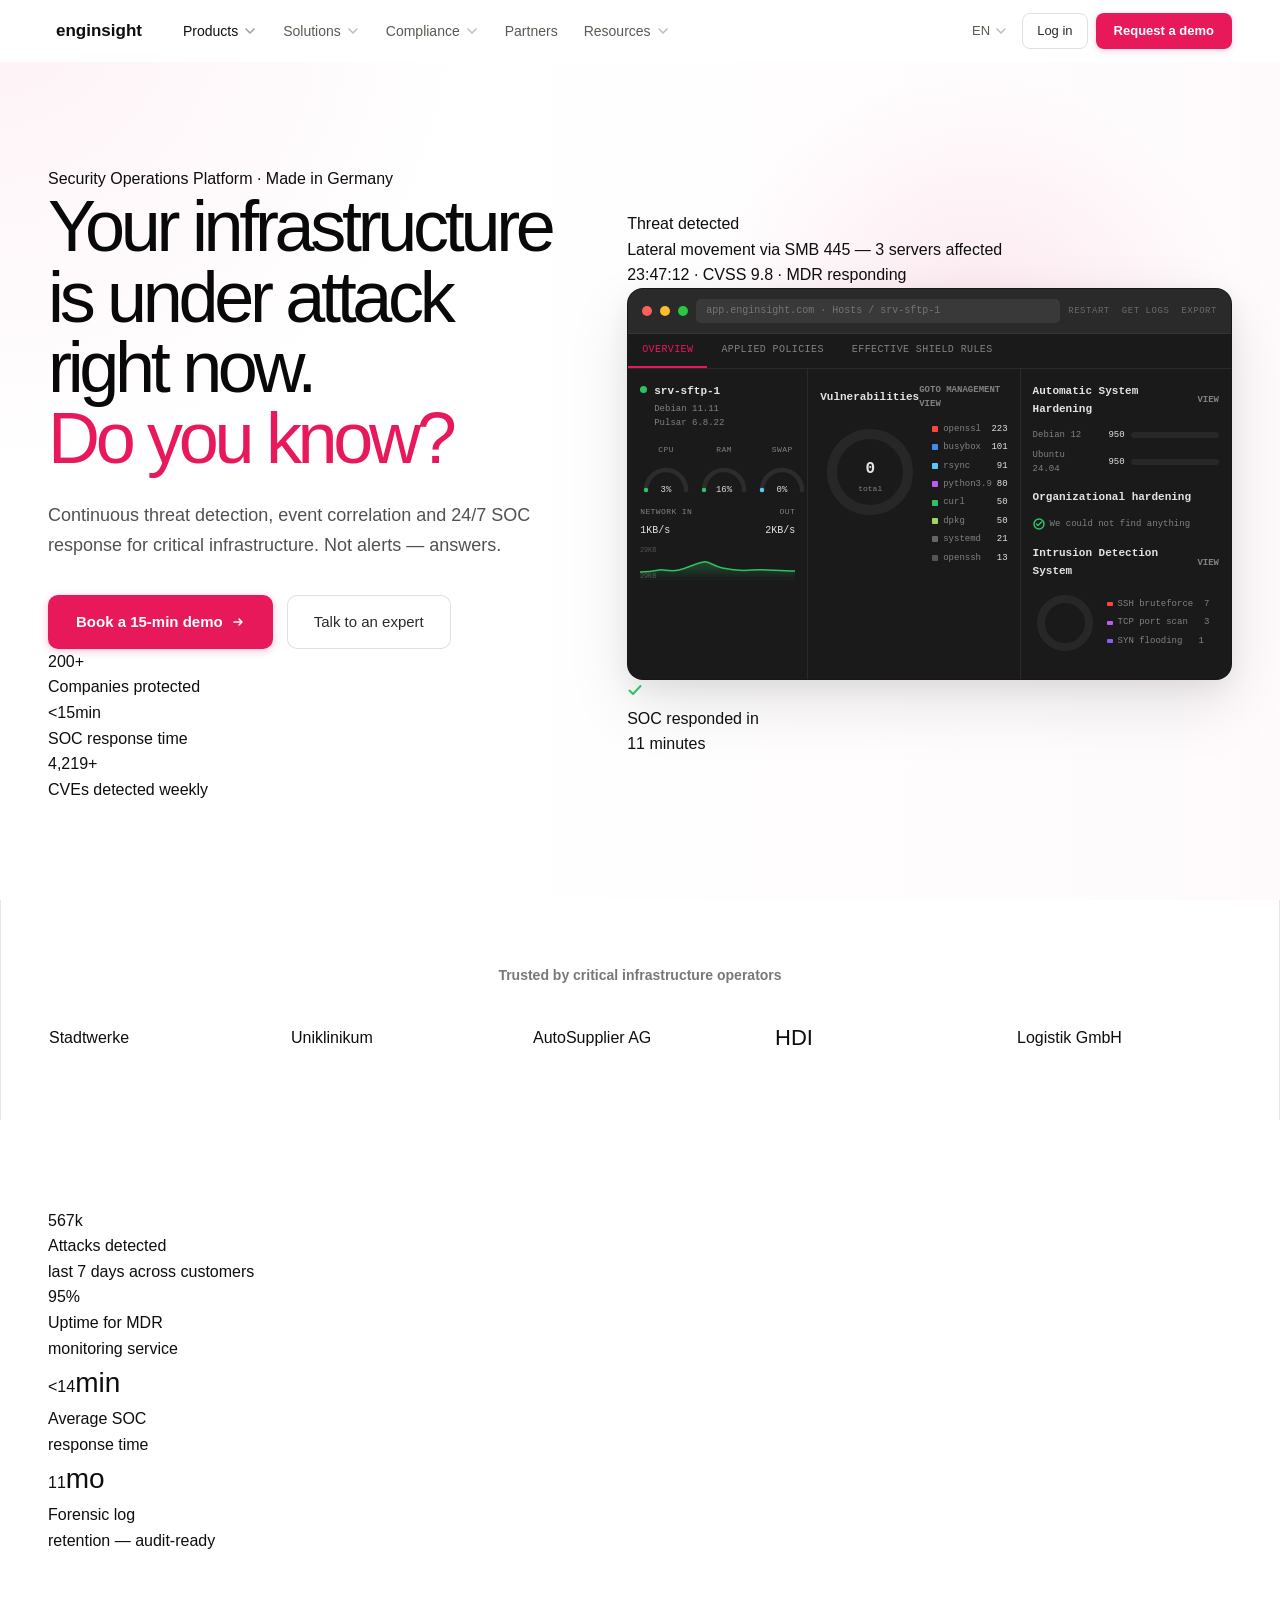
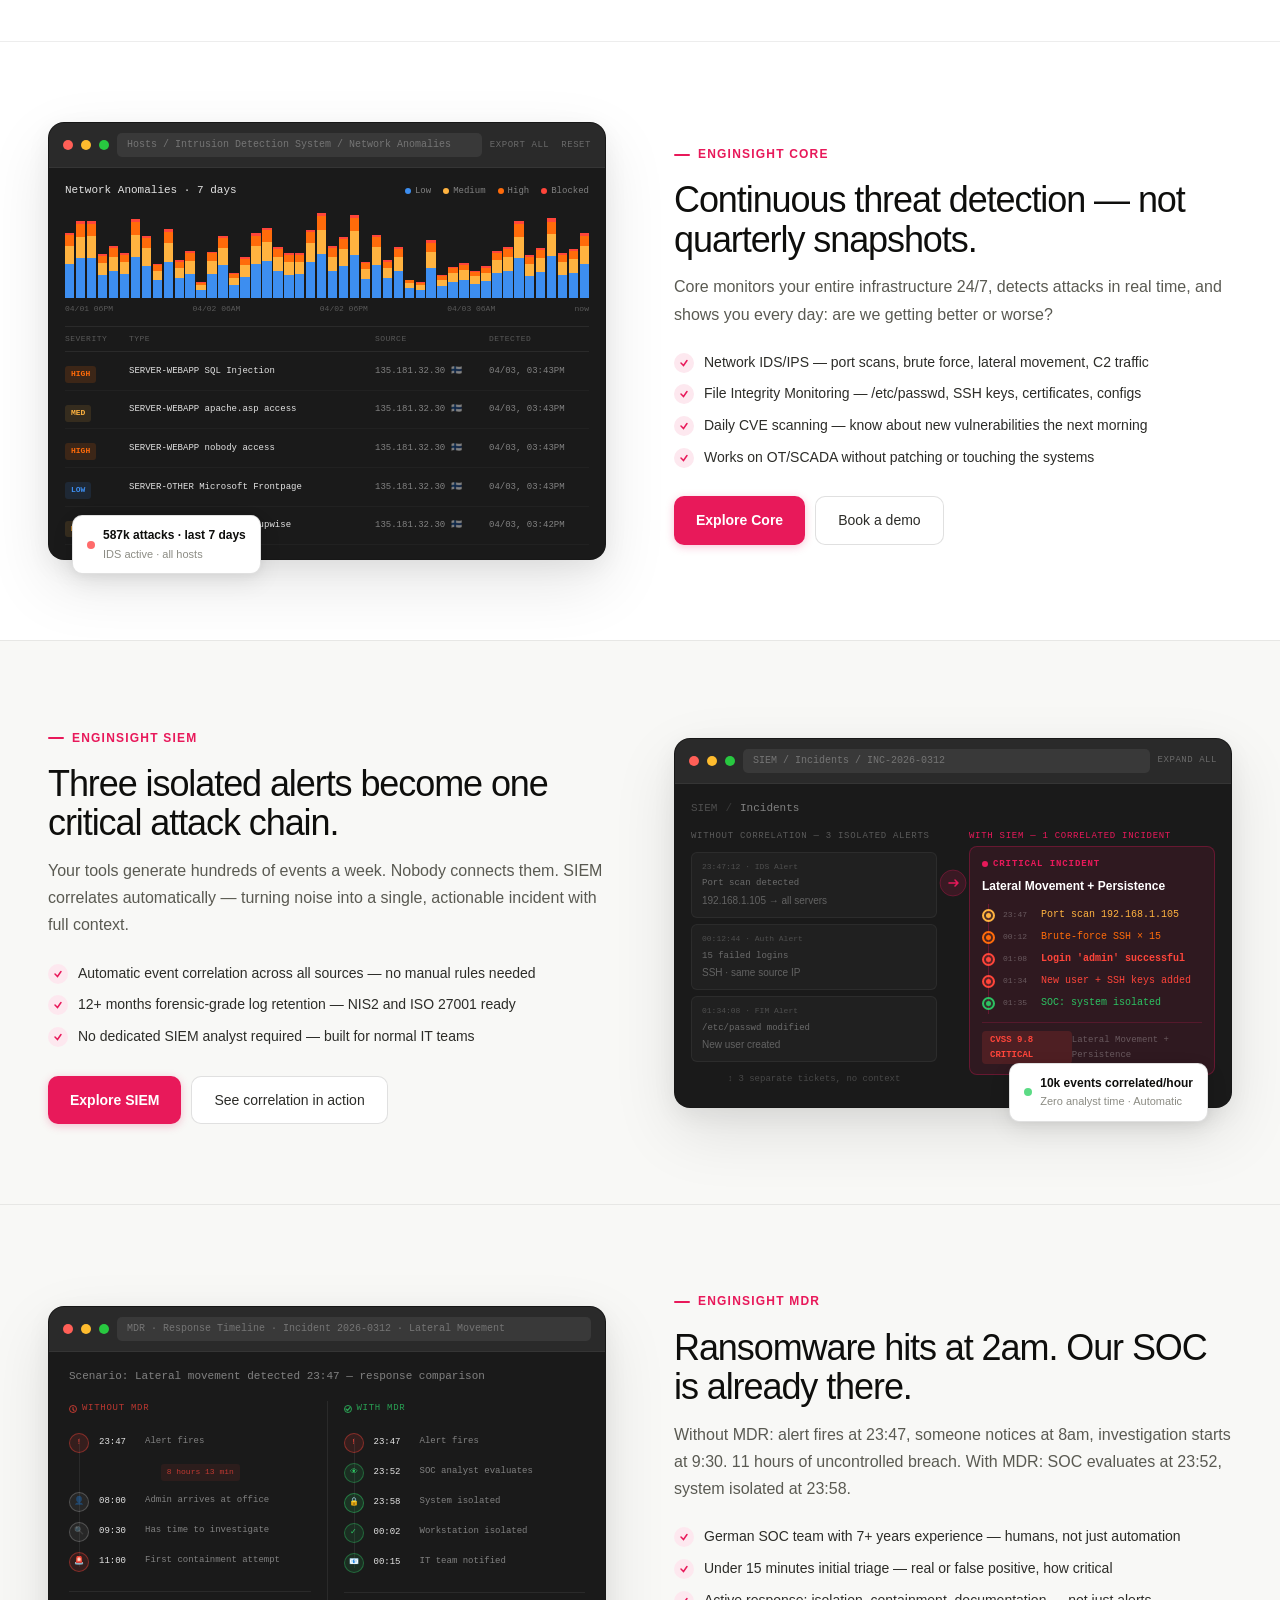
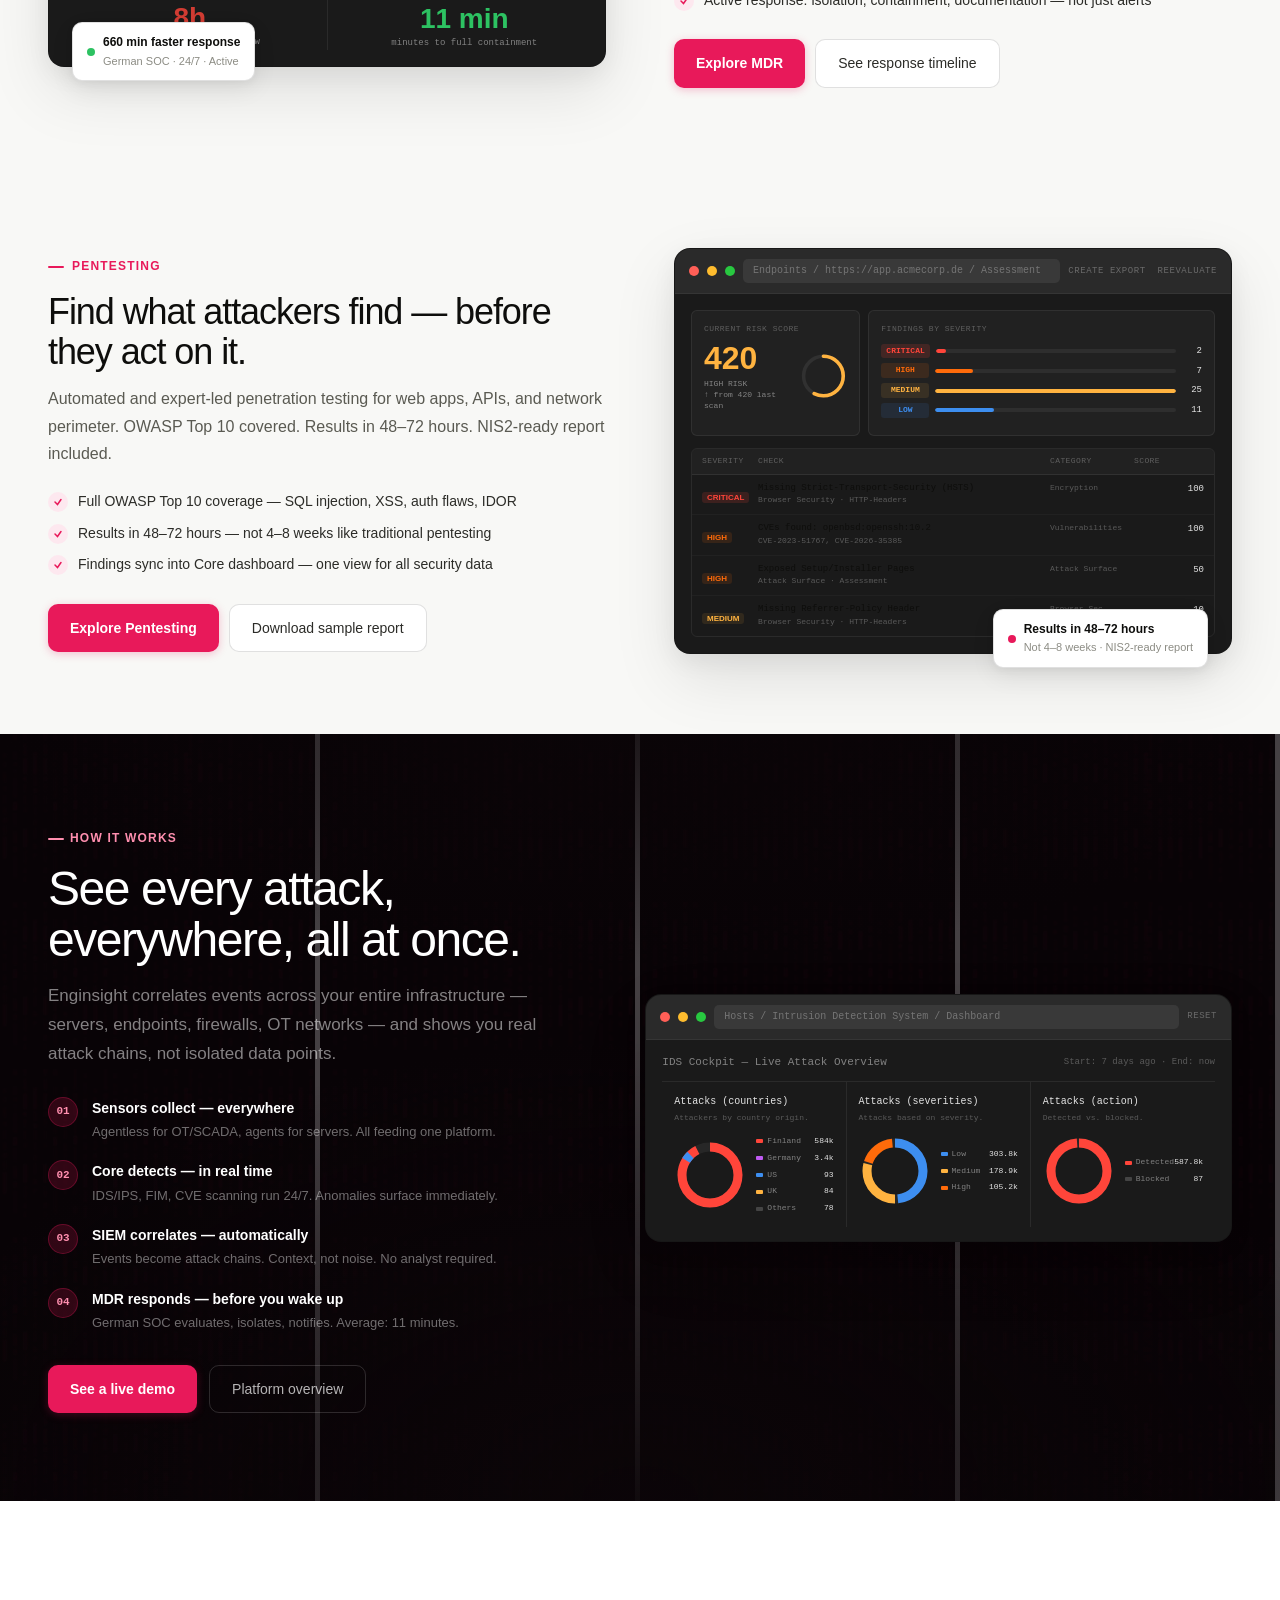
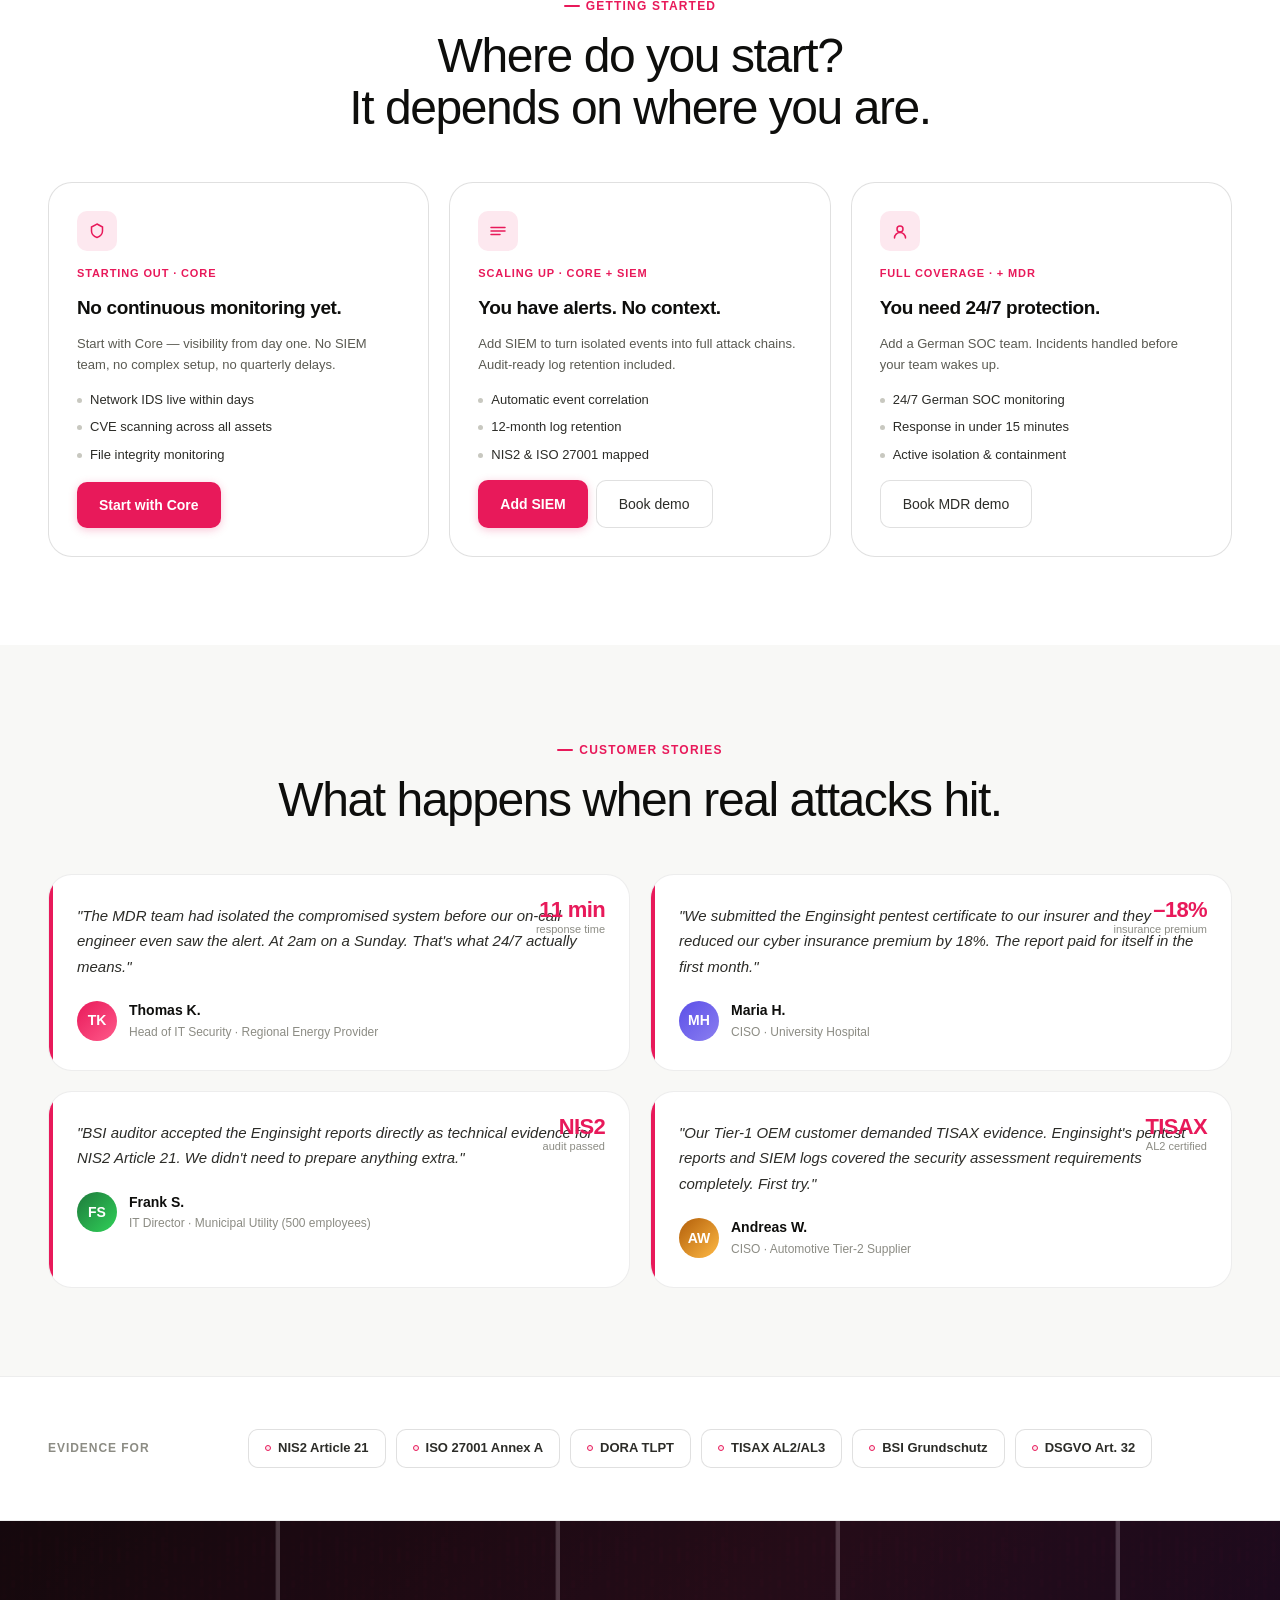
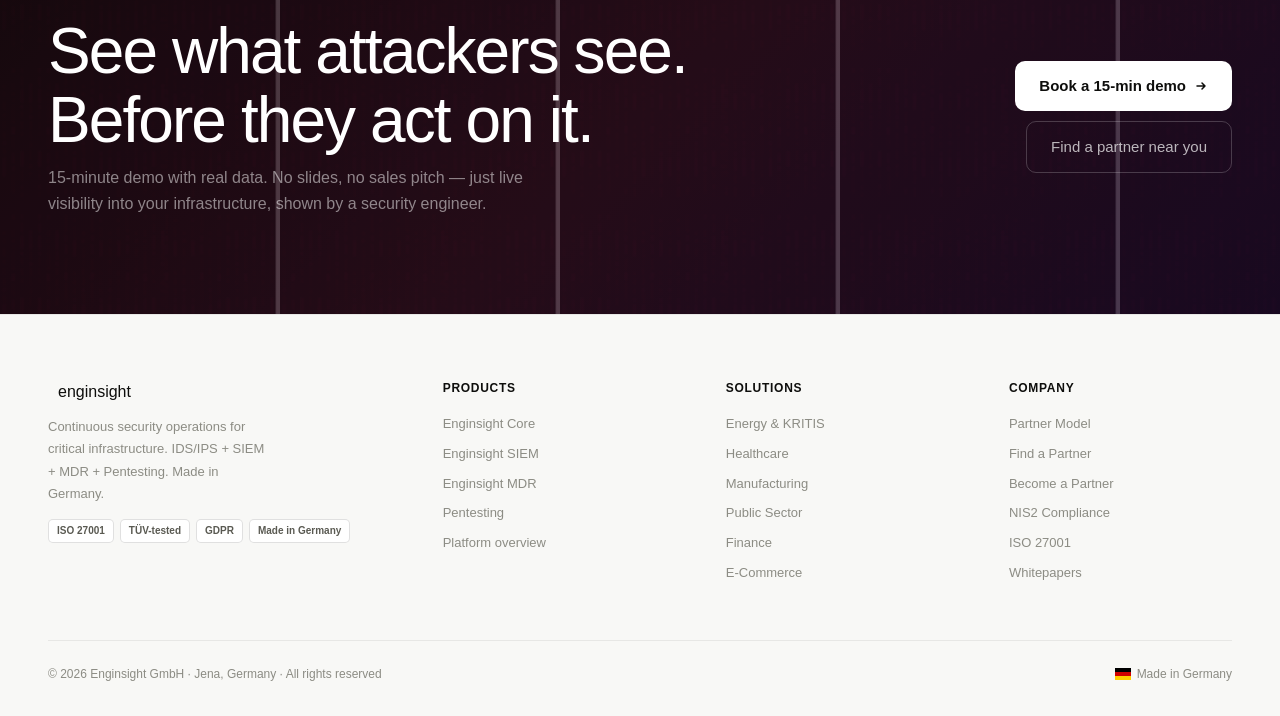
<file: pages/index.html>
<!DOCTYPE html>
<html lang="en">
<head>
<meta charset="UTF-8">
<meta name="viewport" content="width=device-width, initial-scale=1.0">
<title>Enginsight – Security Operations Platform. Made in Germany.</title>
<meta name="description" content="Continuous security operations for critical infrastructure with Core, SIEM, MDR, and Pentesting in one platform.">
<link rel="preconnect" href="https://fonts.googleapis.com">
<link rel="preconnect" href="https://fonts.gstatic.com" crossorigin>
<link href="https://fonts.googleapis.com/css2?family=Plus+Jakarta+Sans:wght@400;500;600;700;800&family=Inter:wght@300;400;500;600&display=swap" rel="stylesheet">
<link rel="stylesheet" href="../assets/css/site.css">
<link rel="stylesheet" href="../assets/css/home.css">
</head>
<body>

<!-- ════════════════════════
     NAV
════════════════════════ -->
<nav class="eng-nav">
  <div class="eng-nav-inner">
    <a class="eng-nav-logo" href="index.html">
      <div class="eng-nav-logo-mark"><svg viewBox="0 0 16 16" fill="none"><path d="M8 2L13 4.5V8C13 11 10.5 13.2 8 14 5.5 13.2 3 11 3 8V4.5L8 2z" fill="white" opacity=".9"/></svg></div>
      enginsight
    </a>
    <div class="eng-nav-links">
      <button class="eng-nav-link active" data-dropdown="dd-products">
        Products <span class="eng-nav-chevron"><svg viewBox="0 0 10 6" fill="none"><path d="M1 1l4 4 4-4" stroke="currentColor" stroke-width="1.5" stroke-linecap="round" stroke-linejoin="round"/></svg></span>
        <div class="eng-dropdown wide" id="dd-products">
          <a class="eng-dd-item" href="#"><div class="eng-dd-icon pink"><svg viewBox="0 0 16 16" fill="none" stroke="#E8195A" stroke-width="1.4" stroke-linecap="round"><path d="M8 2L13 4.5V8C13 11.5 10.5 13.5 8 14.5c-2.5-1-5-3-5-6.5V4.5L8 2z"/></svg></div><div class="eng-dd-text"><span class="eng-dd-title">Core</span><span class="eng-dd-sub">Continuous threat detection</span></div></a>
          <a class="eng-dd-item" href="#"><div class="eng-dd-icon blue"><svg viewBox="0 0 16 16" fill="none" stroke="#5B4FE8" stroke-width="1.4" stroke-linecap="round"><path d="M2 5h12M2 8h12M2 11h8"/></svg></div><div class="eng-dd-text"><span class="eng-dd-title">SIEM</span><span class="eng-dd-sub">Event correlation & log retention</span></div></a>
          <a class="eng-dd-item" href="#"><div class="eng-dd-icon green"><svg viewBox="0 0 16 16" fill="none" stroke="#1E7A3C" stroke-width="1.4" stroke-linecap="round"><circle cx="8" cy="6" r="3"/><path d="M3 14c0-2.8 2.2-5 5-5s5 2.2 5 5"/></svg></div><div class="eng-dd-text"><span class="eng-dd-title">MDR</span><span class="eng-dd-sub">24/7 SOC response</span></div></a>
          <hr class="eng-dd-divider">
          <a class="eng-dd-item" href="pentesting.html"><div class="eng-dd-icon amber"><svg viewBox="0 0 16 16" fill="none" stroke="#B25E09" stroke-width="1.4" stroke-linecap="round"><circle cx="6.5" cy="6.5" r="4.5"/><path d="M12 12l3 3"/></svg></div><div class="eng-dd-text"><span class="eng-dd-title">Pentesting</span><span class="eng-dd-sub">Find vulnerabilities first</span></div></a>
          <a class="eng-dd-item" href="#"><div class="eng-dd-icon gray"><svg viewBox="0 0 16 16" fill="none" stroke="#5C5C54" stroke-width="1.4" stroke-linecap="round"><rect x="2" y="2" width="12" height="12" rx="2"/><path d="M6 8h4M8 6v4"/></svg></div><div class="eng-dd-text"><span class="eng-dd-title">Platform overview</span><span class="eng-dd-sub">How it all fits together</span></div></a>
        </div>
      </button>
      <button class="eng-nav-link" data-dropdown="dd-solutions">
        Solutions <span class="eng-nav-chevron"><svg viewBox="0 0 10 6" fill="none"><path d="M1 1l4 4 4-4" stroke="currentColor" stroke-width="1.5" stroke-linecap="round" stroke-linejoin="round"/></svg></span>
        <div class="eng-dropdown" id="dd-solutions">
          <a class="eng-dd-item" href="#"><div class="eng-dd-icon amber" style="font-size:16px">⚡</div><div class="eng-dd-text"><span class="eng-dd-title">Energy & KRITIS</span><span class="eng-dd-sub">SCADA & NIS2 compliance</span></div></a>
          <a class="eng-dd-item" href="#"><div class="eng-dd-icon pink" style="font-size:16px">🏥</div><div class="eng-dd-text"><span class="eng-dd-title">Healthcare</span><span class="eng-dd-sub">Medical devices & DSGVO</span></div></a>
          <a class="eng-dd-item" href="#"><div class="eng-dd-icon blue" style="font-size:16px">🏭</div><div class="eng-dd-text"><span class="eng-dd-title">Manufacturing</span><span class="eng-dd-sub">OT/IT & TISAX</span></div></a>
          <a class="eng-dd-item" href="#"><div class="eng-dd-icon teal" style="font-size:16px">🏛️</div><div class="eng-dd-text"><span class="eng-dd-title">Public Sector</span><span class="eng-dd-sub">BSI & NIS2 ready</span></div></a>
          <a class="eng-dd-item" href="#"><div class="eng-dd-icon green" style="font-size:16px">🏦</div><div class="eng-dd-text"><span class="eng-dd-title">Finance</span><span class="eng-dd-sub">DORA & BaFin</span></div></a>
          <a class="eng-dd-item" href="#"><div class="eng-dd-icon gray" style="font-size:16px">📦</div><div class="eng-dd-text"><span class="eng-dd-title">E-Commerce & Logistics</span><span class="eng-dd-sub">PCI-DSS & DDoS</span></div></a>
        </div>
      </button>
      <button class="eng-nav-link" data-dropdown="dd-compliance">
        Compliance <span class="eng-nav-chevron"><svg viewBox="0 0 10 6" fill="none"><path d="M1 1l4 4 4-4" stroke="currentColor" stroke-width="1.5" stroke-linecap="round" stroke-linejoin="round"/></svg></span>
        <div class="eng-dropdown" id="dd-compliance">
          <a class="eng-dd-item" href="#"><div class="eng-dd-icon pink"><svg viewBox="0 0 16 16" fill="none" stroke="#E8195A" stroke-width="1.4" stroke-linecap="round"><path d="M8 2L13 4.5V8C13 11.5 10.5 13.5 8 14.5c-2.5-1-5-3-5-6.5V4.5L8 2z"/><path d="M5.5 8l2 2 3.5-3.5"/></svg></div><div class="eng-dd-text"><span class="eng-dd-title">NIS2</span><span class="eng-dd-sub">Technical measures mapping</span></div></a>
          <a class="eng-dd-item" href="#"><div class="eng-dd-icon blue"><svg viewBox="0 0 16 16" fill="none" stroke="#5B4FE8" stroke-width="1.4" stroke-linecap="round"><rect x="2" y="2" width="12" height="12" rx="2"/><path d="M5.5 8l2 2 3.5-3.5"/></svg></div><div class="eng-dd-text"><span class="eng-dd-title">ISO 27001</span><span class="eng-dd-sub">Annex A control evidence</span></div></a>
          <a class="eng-dd-item" href="#"><div class="eng-dd-icon amber"><svg viewBox="0 0 16 16" fill="none" stroke="#B25E09" stroke-width="1.4" stroke-linecap="round"><circle cx="8" cy="8" r="6"/><path d="M8 5v3l2 2"/></svg></div><div class="eng-dd-text"><span class="eng-dd-title">DORA</span><span class="eng-dd-sub">Financial sector resilience</span></div></a>
          <a class="eng-dd-item" href="#"><div class="eng-dd-icon teal"><svg viewBox="0 0 16 16" fill="none" stroke="#0F6E56" stroke-width="1.4" stroke-linecap="round"><path d="M2 12l3.5-3.5 3 2.5L11 8l4-5"/></svg></div><div class="eng-dd-text"><span class="eng-dd-title">TISAX</span><span class="eng-dd-sub">Automotive supply chain</span></div></a>
        </div>
      </button>
      <a class="eng-nav-link" href="#">Partners</a>
      <button class="eng-nav-link" data-dropdown="dd-resources">
        Resources <span class="eng-nav-chevron"><svg viewBox="0 0 10 6" fill="none"><path d="M1 1l4 4 4-4" stroke="currentColor" stroke-width="1.5" stroke-linecap="round" stroke-linejoin="round"/></svg></span>
        <div class="eng-dropdown" id="dd-resources">
          <a class="eng-dd-item" href="#"><div class="eng-dd-icon pink"><svg viewBox="0 0 16 16" fill="none" stroke="#E8195A" stroke-width="1.4" stroke-linecap="round"><rect x="3" y="2" width="10" height="13" rx="1.5"/><path d="M6 6h4M6 9h4M6 12h2.5"/></svg></div><div class="eng-dd-text"><span class="eng-dd-title">Whitepapers</span><span class="eng-dd-sub">Technical guides & reports</span></div></a>
          <a class="eng-dd-item" href="#"><div class="eng-dd-icon green"><svg viewBox="0 0 16 16" fill="none" stroke="#1E7A3C" stroke-width="1.4" stroke-linecap="round"><path d="M2 12l3.5-3.5 3 2.5L11 8l4-5"/></svg></div><div class="eng-dd-text"><span class="eng-dd-title">Case Studies</span><span class="eng-dd-sub">Real customer results</span></div></a>
          <a class="eng-dd-item" href="#"><div class="eng-dd-icon blue"><svg viewBox="0 0 16 16" fill="none" stroke="#5B4FE8" stroke-width="1.4" stroke-linecap="round"><circle cx="8" cy="8" r="6"/><path d="M6 8h4M9 6l2 2-2 2"/></svg></div><div class="eng-dd-text"><span class="eng-dd-title">Partner Webinars</span><span class="eng-dd-sub">Live & on-demand</span></div></a>
          <hr class="eng-dd-divider">
          <a class="eng-dd-item" href="#"><div class="eng-dd-icon gray"><svg viewBox="0 0 16 16" fill="none" stroke="#5C5C54" stroke-width="1.4" stroke-linecap="round"><path d="M2 5h12M2 8h12M2 11h8"/></svg></div><div class="eng-dd-text"><span class="eng-dd-title">Docs</span><span class="eng-dd-sub">API & integration reference</span></div></a>
        </div>
      </button>
    </div>
    <div class="eng-nav-actions">
      <div class="eng-nav-lang">EN <svg width="10" height="6" viewBox="0 0 10 6" fill="none" style="opacity:.4;margin-left:2px"><path d="M1 1l4 4 4-4" stroke="currentColor" stroke-width="1.5" stroke-linecap="round" stroke-linejoin="round"/></svg></div>
      <a class="eng-btn-ghost" href="#">Log in</a>
      <a class="eng-btn-cta" href="#">Request a demo</a>
    </div>
  </div>
</nav>

<main>

<!-- ════════════════════════
     HERO
════════════════════════ -->
<div class="hero">
  <div class="hero-pattern"></div>
  <div class="hero-grad"></div>
  <div class="hero-inner">
    <div class="hero-left reveal">
      <div class="hero-badge"><div class="hero-badge-dot"></div><span class="hero-badge-text">Security Operations Platform · Made in Germany</span></div>
      <h1 class="hero-h1">Your infrastructure<br>is under attack<br>right now.<br><span class="pink">Do you know?</span></h1>
      <p class="hero-sub">Continuous threat detection, event correlation and 24/7 SOC response for critical infrastructure. Not alerts — answers.</p>
      <div class="hero-ctas">
        <a class="btn-pink lg" href="#">Book a 15-min demo <svg width="14" height="14" viewBox="0 0 14 14" fill="none"><path d="M3 7h8M8 4l3 3-3 3" stroke="currentColor" stroke-width="1.5" stroke-linecap="round" stroke-linejoin="round"/></svg></a>
        <a class="btn-outline lg" href="#">Talk to an expert</a>
      </div>
      <div class="hero-stats">
        <div><div class="hero-stat-num"><span class="js-count" data-target="200">0</span>+</div><div class="hero-stat-label">Companies protected</div></div>
        <div><div class="hero-stat-num">&lt;<span class="js-count" data-target="15">0</span>min</div><div class="hero-stat-label">SOC response time</div></div>
        <div><div class="hero-stat-num"><span class="js-count" data-target="4219">0</span>+</div><div class="hero-stat-label">CVEs detected weekly</div></div>
      </div>
    </div>

    <!-- HERO RIGHT — V1: HOST DASHBOARD -->
    <div class="hero-right reveal reveal-delay-2">
      <div class="float-card fc-alert">
        <div class="fc-alert-tag">Threat detected</div>
        <div class="fc-alert-title">Lateral movement via SMB 445 — 3 servers affected</div>
        <div class="fc-alert-sub">23:47:12 · CVSS 9.8 · MDR responding</div>
      </div>
      <div class="browser-wrap">
        <div class="browser-bar">
          <div class="b-dot b-dot-r"></div><div class="b-dot b-dot-y"></div><div class="b-dot b-dot-g"></div>
          <div class="b-url">app.enginsight.com · Hosts / srv-sftp-1</div>
          <div class="b-actions"><span class="b-action">Restart</span><span class="b-action">Get Logs</span><span class="b-action">Export</span></div>
        </div>
        <!-- ██ HOST DASHBOARD VISUAL ██ -->
        <div class="hd" id="vis-host">
          <div class="hd-tabs">
            <div class="hd-tab active">OVERVIEW</div>
            <div class="hd-tab">APPLIED POLICIES</div>
            <div class="hd-tab">EFFECTIVE SHIELD RULES</div>
          </div>
          <div class="hd-body">
            <!-- Left: server panel -->
            <div class="hd-server">
              <div class="hd-server-header">
                <div class="hd-server-dot"></div>
                <div>
                  <div class="hd-server-name">srv-sftp-1</div>
                  <div class="hd-server-meta">Debian 11.11</div>
                  <div class="hd-server-meta">Pulsar 6.8.22</div>
                </div>
              </div>
              <!-- Arc gauges -->
              <div class="hd-gauge-row">
                <div class="hd-gauge">
                  <div class="hd-gauge-label">CPU</div>
                  <svg width="52" height="34" viewBox="0 0 52 34">
                    <path d="M6 30 A20 20 0 0 1 46 30" stroke="rgba(255,255,255,0.08)" stroke-width="4.5" fill="none" stroke-linecap="round"/>
                    <path class="gauge-arc" id="cpu-arc" d="M6 30 A20 20 0 0 1 46 30" stroke="#2DC262" stroke-width="4.5" fill="none" stroke-linecap="round" stroke-dasharray="0 62.8" style="transition:stroke-dasharray 1.2s ease"/>
                    <text x="26" y="32" text-anchor="middle" font-size="9" fill="rgba(255,255,255,0.85)" font-family="Courier New">3%</text>
                  </svg>
                </div>
                <div class="hd-gauge">
                  <div class="hd-gauge-label">RAM</div>
                  <svg width="52" height="34" viewBox="0 0 52 34">
                    <path d="M6 30 A20 20 0 0 1 46 30" stroke="rgba(255,255,255,0.08)" stroke-width="4.5" fill="none" stroke-linecap="round"/>
                    <path class="gauge-arc" id="ram-arc" d="M6 30 A20 20 0 0 1 46 30" stroke="#2DC262" stroke-width="4.5" fill="none" stroke-linecap="round" stroke-dasharray="0 62.8" style="transition:stroke-dasharray 1.4s ease 0.2s"/>
                    <text x="26" y="32" text-anchor="middle" font-size="9" fill="rgba(255,255,255,0.85)" font-family="Courier New">16%</text>
                  </svg>
                </div>
                <div class="hd-gauge">
                  <div class="hd-gauge-label">SWAP</div>
                  <svg width="52" height="34" viewBox="0 0 52 34">
                    <path d="M6 30 A20 20 0 0 1 46 30" stroke="rgba(255,255,255,0.08)" stroke-width="4.5" fill="none" stroke-linecap="round"/>
                    <path class="gauge-arc" id="swap-arc" d="M6 30 A20 20 0 0 1 46 30" stroke="#5AC8FA" stroke-width="4.5" fill="none" stroke-linecap="round" stroke-dasharray="0 62.8" style="transition:stroke-dasharray 1.6s ease 0.4s"/>
                    <text x="26" y="32" text-anchor="middle" font-size="9" fill="rgba(255,255,255,0.85)" font-family="Courier New">0%</text>
                  </svg>
                </div>
              </div>
              <!-- Network sparkline -->
              <div class="hd-net">
                <div class="hd-net-label">
                  <span>NETWORK IN</span><span>OUT</span>
                </div>
                <div class="hd-net-vals"><span>1KB/s</span><span>2KB/s</span></div>
                <svg width="100%" height="36" viewBox="0 0 160 36" preserveAspectRatio="none">
                  <defs>
                    <linearGradient id="sparkGrad" x1="0" y1="0" x2="0" y2="1">
                      <stop offset="0%" stop-color="#2DC262" stop-opacity=".3"/>
                      <stop offset="100%" stop-color="#2DC262" stop-opacity="0"/>
                    </linearGradient>
                  </defs>
                  <path d="M0 28 C10 28 15 27 20 26 C25 25 30 28 40 26 C50 24 55 20 65 18 C70 16 75 22 85 24 C95 26 105 27 115 26 C130 25 140 27 160 27 L160 36 L0 36 Z" fill="url(#sparkGrad)"/>
                  <path d="M0 28 C10 28 15 27 20 26 C25 25 30 28 40 26 C50 24 55 20 65 18 C70 16 75 22 85 24 C95 26 105 27 115 26 C130 25 140 27 160 27" stroke="#2DC262" stroke-width="1.5" fill="none"/>
                  <!-- Axis lines -->
                  <line x1="0" y1="36" x2="160" y2="36" stroke="rgba(255,255,255,0.05)" stroke-width="1"/>
                  <text x="0" y="8" font-size="7" fill="rgba(255,255,255,0.25)" font-family="Courier New">29KB</text>
                  <text x="0" y="34" font-size="7" fill="rgba(255,255,255,0.25)" font-family="Courier New">29KB</text>
                </svg>
              </div>
            </div>

            <!-- Center: Vulnerability donut -->
            <div class="hd-vuln">
              <div class="hd-panel-title">Vulnerabilities <span class="hd-panel-link">GOTO MANAGEMENT VIEW</span></div>
              <div class="hd-vuln-area">
                <div class="hd-donut-wrap">
                  <svg width="100" height="100" viewBox="0 0 100 100">
                    <!-- Multi-segment donut: circumference for r=38 = 238.76 -->
                    <!-- Segments: openssl 34.3%, busybox 15.5%, rsync 14%, python 12.3%, curl 7.7%, dpkg 7.7%, rest 8.5% -->
                    <circle cx="50" cy="50" r="38" fill="none" stroke="rgba(255,255,255,0.06)" stroke-width="10"/>
                    <!-- openssl 34.3% = 81.9, offset=-90 -->
                    <circle class="donut-seg" cx="50" cy="50" r="38" fill="none" stroke="#FF453A" stroke-width="10" stroke-dasharray="0 238.76" stroke-linecap="butt" transform="rotate(-90 50 50)" style="transition:stroke-dasharray 1s ease"/>
                    <!-- busybox 15.5% = 37.0, offset=33.4 -->
                    <circle class="donut-seg" cx="50" cy="50" r="38" fill="none" stroke="#3D8EF0" stroke-width="10" stroke-dasharray="0 238.76" stroke-linecap="butt" transform="rotate(33.4 50 50)" style="transition:stroke-dasharray 1s ease 0.1s"/>
                    <!-- rsync 14.0% = 33.4, offset=89.1 -->
                    <circle class="donut-seg" cx="50" cy="50" r="38" fill="none" stroke="#5AC8FA" stroke-width="10" stroke-dasharray="0 238.76" stroke-linecap="butt" transform="rotate(89.1 50 50)" style="transition:stroke-dasharray 1s ease 0.2s"/>
                    <!-- python 12.3% = 29.4, offset=139.4 -->
                    <circle class="donut-seg" cx="50" cy="50" r="38" fill="none" stroke="#BF5AF2" stroke-width="10" stroke-dasharray="0 238.76" stroke-linecap="butt" transform="rotate(139.4 50 50)" style="transition:stroke-dasharray 1s ease 0.3s"/>
                    <!-- curl 7.7% = 18.4, offset=183.6 -->
                    <circle class="donut-seg" cx="50" cy="50" r="38" fill="none" stroke="#2DC262" stroke-width="10" stroke-dasharray="0 238.76" stroke-linecap="butt" transform="rotate(183.6 50 50)" style="transition:stroke-dasharray 1s ease 0.4s"/>
                    <!-- dpkg 7.7% = 18.4, offset=211.2 -->
                    <circle class="donut-seg" cx="50" cy="50" r="38" fill="none" stroke="#A4D65E" stroke-width="10" stroke-dasharray="0 238.76" stroke-linecap="butt" transform="rotate(211.2 50 50)" style="transition:stroke-dasharray 1s ease 0.5s"/>
                    <!-- rest 8.5% = 20.3, offset=239.0 (gap) -->
                    <circle class="donut-seg" cx="50" cy="50" r="38" fill="none" stroke="#666" stroke-width="10" stroke-dasharray="0 238.76" stroke-linecap="butt" transform="rotate(239.0 50 50)" style="transition:stroke-dasharray 1s ease 0.6s"/>
                  </svg>
                  <div class="hd-donut-center">
                    <div class="hd-donut-total" id="vuln-total">0</div>
                    <div class="hd-donut-sub">total</div>
                  </div>
                </div>
                <div class="hd-legend">
                  <div class="hd-legend-item"><div class="hd-legend-dot" style="background:#FF453A"></div><span class="hd-legend-name">openssl</span><span class="hd-legend-count">223</span></div>
                  <div class="hd-legend-item"><div class="hd-legend-dot" style="background:#3D8EF0"></div><span class="hd-legend-name">busybox</span><span class="hd-legend-count">101</span></div>
                  <div class="hd-legend-item"><div class="hd-legend-dot" style="background:#5AC8FA"></div><span class="hd-legend-name">rsync</span><span class="hd-legend-count">91</span></div>
                  <div class="hd-legend-item"><div class="hd-legend-dot" style="background:#BF5AF2"></div><span class="hd-legend-name">python3.9</span><span class="hd-legend-count">80</span></div>
                  <div class="hd-legend-item"><div class="hd-legend-dot" style="background:#2DC262"></div><span class="hd-legend-name">curl</span><span class="hd-legend-count">50</span></div>
                  <div class="hd-legend-item"><div class="hd-legend-dot" style="background:#A4D65E"></div><span class="hd-legend-name">dpkg</span><span class="hd-legend-count">50</span></div>
                  <div class="hd-legend-item"><div class="hd-legend-dot" style="background:#666"></div><span class="hd-legend-name">systemd</span><span class="hd-legend-count">21</span></div>
                  <div class="hd-legend-item"><div class="hd-legend-dot" style="background:#555"></div><span class="hd-legend-name">openssh</span><span class="hd-legend-count">13</span></div>
                </div>
              </div>
            </div>

            <!-- Right: hardening + IDS -->
            <div class="hd-right">
              <div class="hd-hardening">
                <div class="hd-panel-title">Automatic System Hardening <span class="hd-panel-link">VIEW</span></div>
                <div class="hd-bar-row">
                  <span class="hd-bar-label">Debian 12</span>
                  <span class="hd-bar-score">950</span>
                  <div class="hd-bar-track"><div class="hd-bar-fill" id="bar-debian" style="width:0%;background:linear-gradient(90deg,#FF453A,#FF9F0A,#BF5AF2)"></div></div>
                </div>
                <div class="hd-bar-row">
                  <span class="hd-bar-label">Ubuntu 24.04</span>
                  <span class="hd-bar-score">950</span>
                  <div class="hd-bar-track"><div class="hd-bar-fill" id="bar-ubuntu" style="width:0%;background:linear-gradient(90deg,#BF5AF2,#5AC8FA)"></div></div>
                </div>
                <div style="height:8px"></div>
                <div class="hd-panel-title">Organizational hardening</div>
                <div style="font-size:9px;color:var(--app-sub);display:flex;align-items:center;gap:5px;margin-top:4px">
                  <svg width="12" height="12" viewBox="0 0 12 12" fill="none"><circle cx="6" cy="6" r="5" stroke="#2DC262" stroke-width="1.5"/><path d="M3.5 6l1.5 1.5L8.5 4" stroke="#2DC262" stroke-width="1.5" stroke-linecap="round"/></svg>
                  We could not find anything
                </div>
              </div>
              <div class="hd-ids-mini" style="margin-top:12px">
                <div class="hd-panel-title">Intrusion Detection System <span class="hd-panel-link">VIEW</span></div>
                <div class="hd-ids-donut-row">
                  <svg width="64" height="64" viewBox="0 0 64 64">
                    <circle cx="32" cy="32" r="24" fill="none" stroke="rgba(255,255,255,0.06)" stroke-width="8"/>
                    <!-- SSH bruteforce 64% = 96.5 of 150.8 -->
                    <circle class="ids-donut-seg" cx="32" cy="32" r="24" fill="none" stroke="#FF453A" stroke-width="8" stroke-dasharray="0 150.8" stroke-linecap="butt" transform="rotate(-90 32 32)" style="transition:stroke-dasharray 1s ease 0.8s"/>
                    <!-- port scan 27% = 40.7 -->
                    <circle class="ids-donut-seg" cx="32" cy="32" r="24" fill="none" stroke="#BF5AF2" stroke-width="8" stroke-dasharray="0 150.8" stroke-linecap="butt" transform="rotate(140.5 32 32)" style="transition:stroke-dasharray 1s ease 0.9s"/>
                    <!-- SYN 9% = 13.6 -->
                    <circle class="ids-donut-seg" cx="32" cy="32" r="24" fill="none" stroke="#8B5CF6" stroke-width="8" stroke-dasharray="0 150.8" stroke-linecap="butt" transform="rotate(237.8 32 32)" style="transition:stroke-dasharray 1s ease 1s"/>
                  </svg>
                  <div class="hd-ids-legend">
                    <div class="hd-ids-legend-item"><div class="hd-ids-legend-dot" style="background:#FF453A"></div>SSH bruteforce &nbsp;7</div>
                    <div class="hd-ids-legend-item"><div class="hd-ids-legend-dot" style="background:#BF5AF2"></div>TCP port scan &nbsp;&nbsp;3</div>
                    <div class="hd-ids-legend-item"><div class="hd-ids-legend-dot" style="background:#8B5CF6"></div>SYN flooding &nbsp;&nbsp;1</div>
                  </div>
                </div>
              </div>
            </div>
          </div>
        </div>
      </div>
      <div class="float-card fc-resp">
        <div class="fc-resp-icon"><svg width="16" height="16" viewBox="0 0 16 16" fill="none"><path d="M2.5 8.5L6 12l7.5-8" stroke="#2DC262" stroke-width="2" stroke-linecap="round" stroke-linejoin="round"/></svg></div>
        <div><div class="fc-resp-label">SOC responded in</div><div class="fc-resp-val">11 minutes</div></div>
      </div>
    </div>
  </div>
</div>

<!-- LOGOS -->
<div class="logos-strip">
  <div class="logos-inner">
    <span class="logos-label">Trusted by critical infrastructure operators</span>
    <div class="logos-list">
      <span class="logo-name">Stadtwerke</span><span class="logo-name">Uniklinikum</span>
      <span class="logo-name">AutoSupplier AG</span><span class="logo-name" style="font-size:22px">HDI</span>
      <span class="logo-name">Logistik GmbH</span>
    </div>
  </div>
</div>

<!-- STATS -->
<section class="stats-section">
  <div class="container">
    <div class="stats-grid reveal">
      <div class="stat-item"><div class="stat-num"><span class="js-count" data-target="587">0</span><span class="accent">k</span></div><div class="stat-label">Attacks detected<br>last 7 days across customers</div></div>
      <div class="stat-item"><div class="stat-num"><span class="js-count" data-target="99">0</span><span class="accent">%</span></div><div class="stat-label">Uptime for MDR<br>monitoring service</div></div>
      <div class="stat-item"><div class="stat-num">&lt;<span class="js-count" data-target="15">0</span><span style="font-size:28px">min</span></div><div class="stat-label">Average SOC<br>response time</div></div>
      <div class="stat-item"><div class="stat-num"><span class="js-count" data-target="12">0</span><span style="font-size:28px">mo</span></div><div class="stat-label">Forensic log<br>retention — audit-ready</div></div>
    </div>
  </div>
</section>

<!-- ════════ FEATURE 1: CORE ════════ -->
<div style="border-top:1px solid var(--border)">
<div class="feat-section" style="border:none">
  <div class="feat-inner">
    <!-- VISUAL: IDS Bar Chart -->
    <div class="feat-visual reveal">
      <div class="browser-wrap">
        <div class="browser-bar">
          <div class="b-dot b-dot-r"></div><div class="b-dot b-dot-y"></div><div class="b-dot b-dot-g"></div>
          <div class="b-url">Hosts / Intrusion Detection System / Network Anomalies</div>
          <div class="b-actions"><span class="b-action">Export All</span><span class="b-action">Reset</span></div>
        </div>
        <!-- ██ IDS STACKED BAR CHART ██ -->
        <div class="ids-chart" id="vis-ids">
          <div class="ids-header">
            <div class="ids-title">Network Anomalies · 7 days</div>
            <div class="ids-legend-row">
              <div class="ids-legend-item"><div class="ids-legend-dot" style="background:#3D8EF0"></div>Low</div>
              <div class="ids-legend-item"><div class="ids-legend-dot" style="background:#FFB340"></div>Medium</div>
              <div class="ids-legend-item"><div class="ids-legend-dot" style="background:#FF6B0A"></div>High</div>
              <div class="ids-legend-item"><div class="ids-legend-dot" style="background:#FF453A"></div>Blocked</div>
            </div>
          </div>
          <div class="ids-histogram" id="ids-bars"></div>
          <div class="ids-time-row">
            <span class="ids-time-label">04/01 06PM</span>
            <span class="ids-time-label">04/02 06AM</span>
            <span class="ids-time-label">04/02 06PM</span>
            <span class="ids-time-label">04/03 06AM</span>
            <span class="ids-time-label">now</span>
          </div>
          <div class="ids-table">
            <div class="ids-table-head">
              <div class="ids-th">Severity</div>
              <div class="ids-th">Type</div>
              <div class="ids-th">Source</div>
              <div class="ids-th">Detected</div>
            </div>
            <div class="ids-table-row"><div><span class="ids-badge ids-b-high">HIGH</span></div><div class="ids-cell bright">SERVER-WEBAPP SQL Injection</div><div class="ids-cell">135.181.32.30 🇫🇮</div><div class="ids-cell">04/03, 03:43PM</div></div>
            <div class="ids-table-row"><div><span class="ids-badge ids-b-med">MED</span></div><div class="ids-cell bright">SERVER-WEBAPP apache.asp access</div><div class="ids-cell">135.181.32.30 🇫🇮</div><div class="ids-cell">04/03, 03:43PM</div></div>
            <div class="ids-table-row"><div><span class="ids-badge ids-b-high">HIGH</span></div><div class="ids-cell bright">SERVER-WEBAPP nobody access</div><div class="ids-cell">135.181.32.30 🇫🇮</div><div class="ids-cell">04/03, 03:43PM</div></div>
            <div class="ids-table-row"><div><span class="ids-badge ids-b-low">LOW</span></div><div class="ids-cell bright">SERVER-OTHER Microsoft Frontpage</div><div class="ids-cell">135.181.32.30 🇫🇮</div><div class="ids-cell">04/03, 03:43PM</div></div>
            <div class="ids-table-row"><div><span class="ids-badge ids-b-med">MED</span></div><div class="ids-cell bright">SERVER-WEBAPP Novell Groupwise</div><div class="ids-cell">135.181.32.30 🇫🇮</div><div class="ids-cell">04/03, 03:42PM</div></div>
          </div>
        </div>
      </div>
      <div class="feat-float-badge">
        <div class="feat-badge-dot" style="background:#FF6B6B"></div>
        <div><div class="feat-badge-text">587k attacks · last 7 days</div><div class="feat-badge-sub">IDS active · all hosts</div></div>
      </div>
    </div>
    <div class="feat-copy reveal reveal-delay-1">
      <div class="feat-eyebrow">Enginsight Core</div>
      <h3 class="feat-h3">Continuous threat detection — not quarterly snapshots.</h3>
      <p class="feat-sub">Core monitors your entire infrastructure 24/7, detects attacks in real time, and shows you every day: are we getting better or worse?</p>
      <div class="feat-list">
        <div class="feat-list-item"><div class="feat-check"><svg viewBox="0 0 10 10" fill="none"><path d="M2 5l2.5 2.5L8 2.5" stroke="#E8195A" stroke-width="1.5" stroke-linecap="round"/></svg></div>Network IDS/IPS — port scans, brute force, lateral movement, C2 traffic</div>
        <div class="feat-list-item"><div class="feat-check"><svg viewBox="0 0 10 10" fill="none"><path d="M2 5l2.5 2.5L8 2.5" stroke="#E8195A" stroke-width="1.5" stroke-linecap="round"/></svg></div>File Integrity Monitoring — /etc/passwd, SSH keys, certificates, configs</div>
        <div class="feat-list-item"><div class="feat-check"><svg viewBox="0 0 10 10" fill="none"><path d="M2 5l2.5 2.5L8 2.5" stroke="#E8195A" stroke-width="1.5" stroke-linecap="round"/></svg></div>Daily CVE scanning — know about new vulnerabilities the next morning</div>
        <div class="feat-list-item"><div class="feat-check"><svg viewBox="0 0 10 10" fill="none"><path d="M2 5l2.5 2.5L8 2.5" stroke="#E8195A" stroke-width="1.5" stroke-linecap="round"/></svg></div>Works on OT/SCADA without patching or touching the systems</div>
      </div>
      <div class="feat-ctas"><a class="btn-pink" href="#">Explore Core</a><a class="btn-outline" href="#">Book a demo</a></div>
    </div>
  </div>
</div>

<!-- ════════ FEATURE 2: SIEM ════════ -->
<div class="feat-section">
  <div class="feat-inner flip">
    <!-- VISUAL: Attack Chain Correlation -->
    <div class="feat-visual reveal">
      <div class="browser-wrap">
        <div class="browser-bar">
          <div class="b-dot b-dot-r"></div><div class="b-dot b-dot-y"></div><div class="b-dot b-dot-g"></div>
          <div class="b-url">SIEM / Incidents / INC-2026-0312</div>
          <div class="b-actions"><span class="b-action">Expand All</span></div>
        </div>
        <!-- ██ ATTACK CHAIN CORRELATION ██ -->
        <div class="chain" id="vis-chain">
          <div class="chain-header">
            <span class="chain-header-crumb">SIEM</span>
            <span style="opacity:.3">/</span>
            <span>Incidents</span>
          </div>
          <div class="chain-grid">
            <div class="chain-before">
              <div class="chain-before-label">Without correlation — 3 isolated alerts</div>
              <div class="chain-alert-card">
                <div class="chain-alert-time">23:47:12 · IDS Alert</div>
                <div class="chain-alert-type">Port scan detected</div>
                <div class="chain-alert-desc" style="color:rgba(255,255,255,0.4)">192.168.1.105 → all servers</div>
              </div>
              <div class="chain-alert-card">
                <div class="chain-alert-time">00:12:44 · Auth Alert</div>
                <div class="chain-alert-type">15 failed logins</div>
                <div class="chain-alert-desc" style="color:rgba(255,255,255,0.4)">SSH · same source IP</div>
              </div>
              <div class="chain-alert-card">
                <div class="chain-alert-time">01:34:08 · FIM Alert</div>
                <div class="chain-alert-type">/etc/passwd modified</div>
                <div class="chain-alert-desc" style="color:rgba(255,255,255,0.4)">New user created</div>
              </div>
              <div style="font-size:9px;color:rgba(255,255,255,0.2);font-family:var(--font-mono);text-align:center;padding:4px">↕ 3 separate tickets, no context</div>
            </div>
            <div class="chain-arrow">
              <svg width="28" height="28" viewBox="0 0 28 28" fill="none">
                <circle cx="14" cy="14" r="13" fill="rgba(232,25,90,0.15)" stroke="rgba(232,25,90,0.3)"/>
                <path d="M10 14h8M16 11l3 3-3 3" stroke="#E8195A" stroke-width="1.5" stroke-linecap="round" stroke-linejoin="round"/>
              </svg>
            </div>
            <div>
              <div class="chain-before-label" style="color:var(--pink)">With SIEM — 1 correlated incident</div>
              <div class="chain-incident">
                <div class="chain-incident-tag">Critical incident</div>
                <div class="chain-incident-title">Lateral Movement + Persistence</div>
                <div class="chain-tl">
                  <div class="chain-tl-item">
                    <div class="chain-tl-dot" style="border-color:#FFB340;background:rgba(255,179,64,.15)"><svg width="7" height="7" viewBox="0 0 7 7" fill="#FFB340"><circle cx="3.5" cy="3.5" r="2.5"/></svg></div>
                    <div class="chain-tl-time">23:47</div>
                    <div class="chain-tl-text" style="color:var(--app-amber)">Port scan 192.168.1.105</div>
                  </div>
                  <div class="chain-tl-item">
                    <div class="chain-tl-dot" style="border-color:#FF6B0A;background:rgba(255,107,10,.15)"><svg width="7" height="7" viewBox="0 0 7 7" fill="#FF6B0A"><circle cx="3.5" cy="3.5" r="2.5"/></svg></div>
                    <div class="chain-tl-time">00:12</div>
                    <div class="chain-tl-text" style="color:var(--app-orange)">Brute-force SSH × 15</div>
                  </div>
                  <div class="chain-tl-item">
                    <div class="chain-tl-dot" style="border-color:#FF453A;background:rgba(255,69,58,.2)"><svg width="7" height="7" viewBox="0 0 7 7" fill="#FF453A"><circle cx="3.5" cy="3.5" r="2.5"/></svg></div>
                    <div class="chain-tl-time">01:08</div>
                    <div class="chain-tl-text" style="color:var(--app-red);font-weight:600">Login 'admin' successful</div>
                  </div>
                  <div class="chain-tl-item">
                    <div class="chain-tl-dot" style="border-color:#FF453A;background:rgba(255,69,58,.2)"><svg width="7" height="7" viewBox="0 0 7 7" fill="#FF453A"><circle cx="3.5" cy="3.5" r="2.5"/></svg></div>
                    <div class="chain-tl-time">01:34</div>
                    <div class="chain-tl-text" style="color:var(--app-red)">New user + SSH keys added</div>
                  </div>
                  <div class="chain-tl-item">
                    <div class="chain-tl-dot" style="border-color:#2DC262;background:rgba(45,194,98,.15)"><svg width="7" height="7" viewBox="0 0 7 7" fill="#2DC262"><circle cx="3.5" cy="3.5" r="2.5"/></svg></div>
                    <div class="chain-tl-time">01:35</div>
                    <div class="chain-tl-text" style="color:#2DC262">SOC: system isolated</div>
                  </div>
                </div>
                <div class="chain-cvss"><span class="chain-cvss-badge">CVSS 9.8 CRITICAL</span><span class="chain-cvss-label">Lateral Movement + Persistence</span></div>
              </div>
            </div>
          </div>
        </div>
      </div>
      <div class="feat-float-badge right">
        <div class="feat-badge-dot" style="background:#5CDB85"></div>
        <div><div class="feat-badge-text">10k events correlated/hour</div><div class="feat-badge-sub">Zero analyst time · Automatic</div></div>
      </div>
    </div>
    <div class="feat-copy reveal reveal-delay-1">
      <div class="feat-eyebrow">Enginsight SIEM</div>
      <h3 class="feat-h3">Three isolated alerts become one critical attack chain.</h3>
      <p class="feat-sub">Your tools generate hundreds of events a week. Nobody connects them. SIEM correlates automatically — turning noise into a single, actionable incident with full context.</p>
      <div class="feat-list">
        <div class="feat-list-item"><div class="feat-check"><svg viewBox="0 0 10 10" fill="none"><path d="M2 5l2.5 2.5L8 2.5" stroke="#E8195A" stroke-width="1.5" stroke-linecap="round"/></svg></div>Automatic event correlation across all sources — no manual rules needed</div>
        <div class="feat-list-item"><div class="feat-check"><svg viewBox="0 0 10 10" fill="none"><path d="M2 5l2.5 2.5L8 2.5" stroke="#E8195A" stroke-width="1.5" stroke-linecap="round"/></svg></div>12+ months forensic-grade log retention — NIS2 and ISO 27001 ready</div>
        <div class="feat-list-item"><div class="feat-check"><svg viewBox="0 0 10 10" fill="none"><path d="M2 5l2.5 2.5L8 2.5" stroke="#E8195A" stroke-width="1.5" stroke-linecap="round"/></svg></div>No dedicated SIEM analyst required — built for normal IT teams</div>
      </div>
      <div class="feat-ctas"><a class="btn-pink" href="#">Explore SIEM</a><a class="btn-outline" href="#">See correlation in action</a></div>
    </div>
  </div>
</div>

<!-- ════════ FEATURE 3: MDR ════════ -->
<div class="feat-section" style="background:var(--off-white)">
  <div class="feat-inner">
    <!-- VISUAL: MDR Response Comparison -->
    <div class="feat-visual reveal">
      <div class="browser-wrap">
        <div class="browser-bar">
          <div class="b-dot b-dot-r"></div><div class="b-dot b-dot-y"></div><div class="b-dot b-dot-g"></div>
          <div class="b-url">MDR · Response Timeline · Incident 2026-0312 · Lateral Movement</div>
        </div>
        <!-- ██ MDR RESPONSE COMPARISON ██ -->
        <div class="mdr-comp" id="vis-mdr">
          <div class="mdr-header">Scenario: Lateral movement detected 23:47 — response comparison</div>
          <div class="mdr-grid">
            <div class="mdr-col">
              <div class="mdr-col-label bad">
                <svg width="8" height="8" viewBox="0 0 8 8" fill="none"><circle cx="4" cy="4" r="3.5" stroke="rgba(255,69,58,.7)"/><path d="M4 2.5v2l1 1" stroke="rgba(255,69,58,.7)" stroke-width="1.2" stroke-linecap="round"/></svg>
                Without MDR
              </div>
              <div class="mdr-timeline">
                <div class="mdr-tl-item">
                  <div class="mdr-tl-dot" style="background:rgba(255,69,58,.12);border-color:rgba(255,69,58,.4);color:#FF453A;font-family:var(--font-mono);font-size:8px">!</div>
                  <div class="mdr-tl-time">23:47</div>
                  <div class="mdr-tl-desc">Alert fires</div>
                </div>
                <div class="mdr-gap-indicator">
                  <div class="mdr-gap-line" style="height:60px"></div>
                  <div class="mdr-gap-label">8 hours 13 min</div>
                  <div class="mdr-gap-line" style="height:60px"></div>
                </div>
                <div class="mdr-tl-item">
                  <div class="mdr-tl-dot" style="background:rgba(255,255,255,.06);border-color:rgba(255,255,255,.2);color:rgba(255,255,255,.4);font-size:8px">👤</div>
                  <div class="mdr-tl-time">08:00</div>
                  <div class="mdr-tl-desc">Admin arrives at office</div>
                </div>
                <div class="mdr-tl-item">
                  <div class="mdr-tl-dot" style="background:rgba(255,255,255,.06);border-color:rgba(255,255,255,.2);color:rgba(255,255,255,.4);font-size:8px">🔍</div>
                  <div class="mdr-tl-time">09:30</div>
                  <div class="mdr-tl-desc">Has time to investigate</div>
                </div>
                <div class="mdr-tl-item">
                  <div class="mdr-tl-dot" style="background:rgba(255,69,58,.12);border-color:rgba(255,69,58,.4);color:#FF453A;font-size:8px">🚨</div>
                  <div class="mdr-tl-time">11:00</div>
                  <div class="mdr-tl-desc">First containment attempt</div>
                </div>
              </div>
              <div class="mdr-delta"><div class="mdr-delta-num bad" id="mdr-bad-num">0h</div><div class="mdr-delta-label">uncontrolled breach window</div></div>
            </div>
            <div class="mdr-divider-line"></div>
            <div class="mdr-col">
              <div class="mdr-col-label good">
                <svg width="8" height="8" viewBox="0 0 8 8" fill="none"><circle cx="4" cy="4" r="3.5" stroke="rgba(45,194,98,.8)"/><path d="M2 4l1.5 1.5L6 2.5" stroke="rgba(45,194,98,.8)" stroke-width="1.2" stroke-linecap="round"/></svg>
                With MDR
              </div>
              <div class="mdr-timeline">
                <div class="mdr-tl-item">
                  <div class="mdr-tl-dot" style="background:rgba(255,69,58,.12);border-color:rgba(255,69,58,.4);color:#FF453A;font-size:8px">!</div>
                  <div class="mdr-tl-time">23:47</div>
                  <div class="mdr-tl-desc">Alert fires</div>
                </div>
                <div class="mdr-tl-item">
                  <div class="mdr-tl-dot" style="background:rgba(45,194,98,.12);border-color:rgba(45,194,98,.4);color:#2DC262;font-size:8px">👁</div>
                  <div class="mdr-tl-time">23:52</div>
                  <div class="mdr-tl-desc">SOC analyst evaluates</div>
                </div>
                <div class="mdr-tl-item">
                  <div class="mdr-tl-dot" style="background:rgba(45,194,98,.15);border-color:rgba(45,194,98,.5);color:#2DC262;font-size:8px">🔒</div>
                  <div class="mdr-tl-time">23:58</div>
                  <div class="mdr-tl-desc">System isolated</div>
                </div>
                <div class="mdr-tl-item">
                  <div class="mdr-tl-dot" style="background:rgba(45,194,98,.12);border-color:rgba(45,194,98,.4);color:#2DC262;font-size:8px">✓</div>
                  <div class="mdr-tl-time">00:02</div>
                  <div class="mdr-tl-desc">Workstation isolated</div>
                </div>
                <div class="mdr-tl-item">
                  <div class="mdr-tl-dot" style="background:rgba(45,194,98,.12);border-color:rgba(45,194,98,.4);color:#2DC262;font-size:8px">📧</div>
                  <div class="mdr-tl-time">00:15</div>
                  <div class="mdr-tl-desc">IT team notified</div>
                </div>
              </div>
              <div class="mdr-delta"><div class="mdr-delta-num good" id="mdr-good-num">0</div><div class="mdr-delta-label">minutes to full containment</div></div>
            </div>
          </div>
        </div>
      </div>
      <div class="feat-float-badge">
        <div class="feat-badge-dot" style="background:#2DC262"></div>
        <div><div class="feat-badge-text">660 min faster response</div><div class="feat-badge-sub">German SOC · 24/7 · Active</div></div>
      </div>
    </div>
    <div class="feat-copy reveal reveal-delay-1">
      <div class="feat-eyebrow">Enginsight MDR</div>
      <h3 class="feat-h3">Ransomware hits at 2am. Our SOC is already there.</h3>
      <p class="feat-sub">Without MDR: alert fires at 23:47, someone notices at 8am, investigation starts at 9:30. 11 hours of uncontrolled breach. With MDR: SOC evaluates at 23:52, system isolated at 23:58.</p>
      <div class="feat-list">
        <div class="feat-list-item"><div class="feat-check"><svg viewBox="0 0 10 10" fill="none"><path d="M2 5l2.5 2.5L8 2.5" stroke="#E8195A" stroke-width="1.5" stroke-linecap="round"/></svg></div>German SOC team with 7+ years experience — humans, not just automation</div>
        <div class="feat-list-item"><div class="feat-check"><svg viewBox="0 0 10 10" fill="none"><path d="M2 5l2.5 2.5L8 2.5" stroke="#E8195A" stroke-width="1.5" stroke-linecap="round"/></svg></div>Under 15 minutes initial triage — real or false positive, how critical</div>
        <div class="feat-list-item"><div class="feat-check"><svg viewBox="0 0 10 10" fill="none"><path d="M2 5l2.5 2.5L8 2.5" stroke="#E8195A" stroke-width="1.5" stroke-linecap="round"/></svg></div>Active response: isolation, containment, documentation — not just alerts</div>
      </div>
      <div class="feat-ctas"><a class="btn-pink" href="#">Explore MDR</a><a class="btn-outline" href="#">See response timeline</a></div>
    </div>
  </div>
</div>

<!-- ════════ FEATURE 4: PENTEST ════════ -->
<div class="feat-section" style="border:none">
  <div class="feat-inner flip">
    <!-- VISUAL: Risk Assessment -->
    <div class="feat-visual reveal">
      <div class="browser-wrap">
        <div class="browser-bar">
          <div class="b-dot b-dot-r"></div><div class="b-dot b-dot-y"></div><div class="b-dot b-dot-g"></div>
          <div class="b-url">Endpoints / https://app.acmecorp.de / Assessment</div>
          <div class="b-actions"><span class="b-action">Create Export</span><span class="b-action">Reevaluate</span></div>
        </div>
        <!-- ██ RISK ASSESSMENT ██ -->
        <div class="risk" id="vis-risk">
          <div class="risk-top">
            <div class="risk-score-card">
              <div class="risk-score-card-label">Current Risk Score</div>
              <div class="risk-score-area">
                <div>
                  <div class="risk-score-num" id="risk-score-num">0</div>
                  <div class="risk-score-desc" style="margin-top:4px">HIGH RISK<br>↑ from 420 last scan</div>
                </div>
                <svg width="52" height="52" viewBox="0 0 52 52">
                  <circle cx="26" cy="26" r="22" stroke="rgba(255,255,255,0.07)" stroke-width="4" fill="none"/>
                  <circle id="risk-ring" cx="26" cy="26" r="22" stroke="#FFB340" stroke-width="4" fill="none" stroke-linecap="round" transform="rotate(-90 26 26)" stroke-dasharray="0 138.2" style="transition:stroke-dasharray 1.2s ease"/>
                </svg>
              </div>
            </div>
            <div class="risk-sev-card" style="grid-column:span 2">
              <div class="risk-score-card-label" style="margin-bottom:8px">Findings by severity</div>
              <div class="risk-sev-row"><span class="risk-sev-badge risk-sev-b-crit">CRITICAL</span><div class="risk-sev-bar-track"><div class="risk-sev-bar" id="sev-crit" style="width:0%;background:#FF453A"></div></div><span class="risk-sev-count">2</span></div>
              <div class="risk-sev-row"><span class="risk-sev-badge risk-sev-b-high">HIGH</span><div class="risk-sev-bar-track"><div class="risk-sev-bar" id="sev-high" style="width:0%;background:#FF6B0A"></div></div><span class="risk-sev-count">7</span></div>
              <div class="risk-sev-row"><span class="risk-sev-badge risk-sev-b-med">MEDIUM</span><div class="risk-sev-bar-track"><div class="risk-sev-bar" id="sev-med" style="width:0%;background:#FFB340"></div></div><span class="risk-sev-count">25</span></div>
              <div class="risk-sev-row"><span class="risk-sev-badge risk-sev-b-low">LOW</span><div class="risk-sev-bar-track"><div class="risk-sev-bar" id="sev-low" style="width:0%;background:#3D8EF0"></div></div><span class="risk-sev-count">11</span></div>
            </div>
          </div>
          <div class="risk-findings">
            <div class="risk-findings-head">
              <div class="risk-findings-th">Severity</div>
              <div class="risk-findings-th">Check</div>
              <div class="risk-findings-th">Category</div>
              <div class="risk-findings-th">Score</div>
            </div>
            <div class="risk-finding-row"><div><span class="risk-sev-badge risk-sev-b-crit">CRITICAL</span></div><div><div class="risk-finding-text">Missing Strict-Transport-Security (HSTS)</div><div class="risk-finding-cat">Browser Security · HTTP-Headers</div></div><div class="risk-finding-cat">Encryption</div><div class="risk-finding-score">100</div></div>
            <div class="risk-finding-row"><div><span class="risk-sev-badge risk-sev-b-high">HIGH</span></div><div><div class="risk-finding-text">CVEs found: openbsd:openssh:10.2</div><div class="risk-finding-cat">CVE-2023-51767, CVE-2026-35385</div></div><div class="risk-finding-cat">Vulnerabilities</div><div class="risk-finding-score">100</div></div>
            <div class="risk-finding-row"><div><span class="risk-sev-badge risk-sev-b-high">HIGH</span></div><div><div class="risk-finding-text">Exposed Setup/Installer Pages</div><div class="risk-finding-cat">Attack Surface · Assessment</div></div><div class="risk-finding-cat">Attack Surface</div><div class="risk-finding-score">50</div></div>
            <div class="risk-finding-row"><div><span class="risk-sev-badge risk-sev-b-med">MEDIUM</span></div><div><div class="risk-finding-text">Missing Referrer-Policy Header</div><div class="risk-finding-cat">Browser Security · HTTP-Headers</div></div><div class="risk-finding-cat">Browser Sec.</div><div class="risk-finding-score">10</div></div>
          </div>
        </div>
      </div>
      <div class="feat-float-badge right">
        <div class="feat-badge-dot" style="background:#E8195A"></div>
        <div><div class="feat-badge-text">Results in 48–72 hours</div><div class="feat-badge-sub">Not 4–8 weeks · NIS2-ready report</div></div>
      </div>
    </div>
    <div class="feat-copy reveal reveal-delay-1">
      <div class="feat-eyebrow">Pentesting</div>
      <h3 class="feat-h3">Find what attackers find — before they act on it.</h3>
      <p class="feat-sub">Automated and expert-led penetration testing for web apps, APIs, and network perimeter. OWASP Top 10 covered. Results in 48–72 hours. NIS2-ready report included.</p>
      <div class="feat-list">
        <div class="feat-list-item"><div class="feat-check"><svg viewBox="0 0 10 10" fill="none"><path d="M2 5l2.5 2.5L8 2.5" stroke="#E8195A" stroke-width="1.5" stroke-linecap="round"/></svg></div>Full OWASP Top 10 coverage — SQL injection, XSS, auth flaws, IDOR</div>
        <div class="feat-list-item"><div class="feat-check"><svg viewBox="0 0 10 10" fill="none"><path d="M2 5l2.5 2.5L8 2.5" stroke="#E8195A" stroke-width="1.5" stroke-linecap="round"/></svg></div>Results in 48–72 hours — not 4–8 weeks like traditional pentesting</div>
        <div class="feat-list-item"><div class="feat-check"><svg viewBox="0 0 10 10" fill="none"><path d="M2 5l2.5 2.5L8 2.5" stroke="#E8195A" stroke-width="1.5" stroke-linecap="round"/></svg></div>Findings sync into Core dashboard — one view for all security data</div>
      </div>
      <div class="feat-ctas"><a class="btn-pink" href="pentesting.html">Explore Pentesting</a><a class="btn-outline" href="#">Download sample report</a></div>
    </div>
  </div>
</div>
</div><!-- /feature sections -->

<!-- ════════════════════════
     DARK SECTION — Attack Dashboard
════════════════════════ -->
<div class="dark-section">
  <div class="dark-pattern-bg"></div>
  <div class="dark-vignette"></div>
  <div class="dark-inner">
    <div class="reveal">
      <div class="section-label">How it works</div>
      <h2 class="section-h2">See every attack,<br>everywhere, all at once.</h2>
      <p class="section-sub" style="margin-top:12px">Enginsight correlates events across your entire infrastructure — servers, endpoints, firewalls, OT networks — and shows you real attack chains, not isolated data points.</p>
      <div class="dark-points">
        <div class="dark-pt"><div class="dark-pt-num">01</div><div><div class="dark-pt-title">Sensors collect — everywhere</div><div class="dark-pt-desc">Agentless for OT/SCADA, agents for servers. All feeding one platform.</div></div></div>
        <div class="dark-pt"><div class="dark-pt-num">02</div><div><div class="dark-pt-title">Core detects — in real time</div><div class="dark-pt-desc">IDS/IPS, FIM, CVE scanning run 24/7. Anomalies surface immediately.</div></div></div>
        <div class="dark-pt"><div class="dark-pt-num">03</div><div><div class="dark-pt-title">SIEM correlates — automatically</div><div class="dark-pt-desc">Events become attack chains. Context, not noise. No analyst required.</div></div></div>
        <div class="dark-pt"><div class="dark-pt-num">04</div><div><div class="dark-pt-title">MDR responds — before you wake up</div><div class="dark-pt-desc">German SOC evaluates, isolates, notifies. Average: 11 minutes.</div></div></div>
      </div>
      <div class="dark-ctas"><a class="btn-dark-pink" href="#">See a live demo</a><a class="btn-dark-ghost" href="#">Platform overview</a></div>
    </div>

    <!-- VISUAL: Attack Dashboard Donuts -->
    <div class="reveal reveal-delay-2">
      <div class="browser-wrap">
        <div class="browser-bar">
          <div class="b-dot b-dot-r"></div><div class="b-dot b-dot-y"></div><div class="b-dot b-dot-g"></div>
          <div class="b-url">Hosts / Intrusion Detection System / Dashboard</div>
          <div class="b-actions"><span class="b-action">Reset</span></div>
        </div>
        <!-- ██ ATTACK DASHBOARD ██ -->
        <div class="atk-dash" id="vis-atk">
          <div class="atk-header">
            IDS Cockpit — Live Attack Overview
            <span class="atk-period">Start: 7 days ago · End: now</span>
          </div>
          <div class="atk-grid">
            <!-- Panel 1: Countries -->
            <div class="atk-panel">
              <div class="atk-panel-title">Attacks (countries)</div>
              <div class="atk-panel-sub">Attackers by country origin.</div>
              <div class="atk-donut-row">
                <svg width="72" height="72" viewBox="0 0 72 72" id="atk-donut-1">
                  <!-- r=28, circ=175.9 -->
                  <circle cx="36" cy="36" r="28" fill="none" stroke="rgba(255,255,255,0.06)" stroke-width="9"/>
                  <!-- Finland 94% = 165.4 -->
                  <circle class="atk-seg" cx="36" cy="36" r="28" fill="none" stroke="#FF453A" stroke-width="9" stroke-dasharray="0 175.9" transform="rotate(-90 36 36)" style="transition:stroke-dasharray 1s ease"/>
                  <!-- Germany 0.6% = 1.0 -->
                  <circle class="atk-seg" cx="36" cy="36" r="28" fill="none" stroke="#BF5AF2" stroke-width="9" stroke-dasharray="0 175.9" transform="rotate(209.4 36 36)" style="transition:stroke-dasharray 1s ease .1s"/>
                  <!-- Rest 5.4% = 9.5 -->
                  <circle class="atk-seg" cx="36" cy="36" r="28" fill="none" stroke="#3D8EF0" stroke-width="9" stroke-dasharray="0 175.9" transform="rotate(211.5 36 36)" style="transition:stroke-dasharray 1s ease .2s"/>
                </svg>
                <div class="atk-legend">
                  <div class="atk-legend-item"><div class="atk-legend-left"><div class="atk-legend-dot" style="background:#FF453A"></div>Finland</div><span class="atk-legend-count">584k</span></div>
                  <div class="atk-legend-item"><div class="atk-legend-left"><div class="atk-legend-dot" style="background:#BF5AF2"></div>Germany</div><span class="atk-legend-count">3.4k</span></div>
                  <div class="atk-legend-item"><div class="atk-legend-left"><div class="atk-legend-dot" style="background:#3D8EF0"></div>US</div><span class="atk-legend-count">93</span></div>
                  <div class="atk-legend-item"><div class="atk-legend-left"><div class="atk-legend-dot" style="background:#FFB340"></div>UK</div><span class="atk-legend-count">84</span></div>
                  <div class="atk-legend-item"><div class="atk-legend-left"><div class="atk-legend-dot" style="background:#444"></div>Others</div><span class="atk-legend-count">78</span></div>
                </div>
              </div>
            </div>
            <!-- Panel 2: Severities -->
            <div class="atk-panel">
              <div class="atk-panel-title">Attacks (severities)</div>
              <div class="atk-panel-sub">Attacks based on severity.</div>
              <div class="atk-donut-row">
                <svg width="72" height="72" viewBox="0 0 72 72" id="atk-donut-2">
                  <circle cx="36" cy="36" r="28" fill="none" stroke="rgba(255,255,255,0.06)" stroke-width="9"/>
                  <!-- Low 50% = 87.9 -->
                  <circle class="atk-seg" cx="36" cy="36" r="28" fill="none" stroke="#3D8EF0" stroke-width="9" stroke-dasharray="0 175.9" transform="rotate(-90 36 36)" style="transition:stroke-dasharray 1s ease"/>
                  <!-- Medium 30% = 52.8 -->
                  <circle class="atk-seg" cx="36" cy="36" r="28" fill="none" stroke="#FFB340" stroke-width="9" stroke-dasharray="0 175.9" transform="rotate(90 36 36)" style="transition:stroke-dasharray 1s ease .1s"/>
                  <!-- High 20% = 35.2 -->
                  <circle class="atk-seg" cx="36" cy="36" r="28" fill="none" stroke="#FF6B0A" stroke-width="9" stroke-dasharray="0 175.9" transform="rotate(198 36 36)" style="transition:stroke-dasharray 1s ease .2s"/>
                </svg>
                <div class="atk-legend">
                  <div class="atk-legend-item"><div class="atk-legend-left"><div class="atk-legend-dot" style="background:#3D8EF0"></div>Low</div><span class="atk-legend-count">303.8k</span></div>
                  <div class="atk-legend-item"><div class="atk-legend-left"><div class="atk-legend-dot" style="background:#FFB340"></div>Medium</div><span class="atk-legend-count">178.9k</span></div>
                  <div class="atk-legend-item"><div class="atk-legend-left"><div class="atk-legend-dot" style="background:#FF6B0A"></div>High</div><span class="atk-legend-count">105.2k</span></div>
                </div>
              </div>
            </div>
            <!-- Panel 3: Action -->
            <div class="atk-panel">
              <div class="atk-panel-title">Attacks (action)</div>
              <div class="atk-panel-sub">Detected vs. blocked.</div>
              <div class="atk-donut-row">
                <svg width="72" height="72" viewBox="0 0 72 72" id="atk-donut-3">
                  <circle cx="36" cy="36" r="28" fill="none" stroke="rgba(255,255,255,0.06)" stroke-width="9"/>
                  <!-- Detected 99.98% = 175.9 -->
                  <circle class="atk-seg" cx="36" cy="36" r="28" fill="none" stroke="#FF453A" stroke-width="9" stroke-dasharray="0 175.9" transform="rotate(-90 36 36)" style="transition:stroke-dasharray 1s ease"/>
                  <!-- Blocked 0.02% = 0.04 -->
                  <circle class="atk-seg" cx="36" cy="36" r="28" fill="none" stroke="#444" stroke-width="9" stroke-dasharray="0 175.9" transform="rotate(269.9 36 36)" style="transition:stroke-dasharray 1s ease .1s"/>
                </svg>
                <div class="atk-legend">
                  <div class="atk-legend-item"><div class="atk-legend-left"><div class="atk-legend-dot" style="background:#FF453A"></div>Detected</div><span class="atk-legend-count">587.8k</span></div>
                  <div class="atk-legend-item"><div class="atk-legend-left"><div class="atk-legend-dot" style="background:#444"></div>Blocked</div><span class="atk-legend-count">87</span></div>
                </div>
              </div>
            </div>
          </div>
        </div>
      </div>
    </div>
  </div>
</div>

<!-- WHERE TO START -->
<section class="start-section">
  <div class="container">
    <div class="text-center reveal">
      <div class="section-label" style="justify-content:center">Getting started</div>
      <h2 class="section-h2">Where do you start?<br>It depends on where you are.</h2>
    </div>
    <div class="start-grid">
      <div class="start-card reveal reveal-delay-1">
        <div class="start-card-icon"><svg viewBox="0 0 18 18" fill="none" stroke="#E8195A" stroke-width="1.5" stroke-linecap="round"><path d="M9 2L14.5 5v4C14.5 12.5 12 14.5 9 15.5c-3-1-5.5-3-5.5-6.5V5L9 2z"/></svg></div>
        <div class="start-card-eyebrow">Starting out · Core</div>
        <div class="start-card-title">No continuous monitoring yet.</div>
        <div class="start-card-sub">Start with Core — visibility from day one. No SIEM team, no complex setup, no quarterly delays.</div>
        <div class="start-feats"><div class="start-feat"><div class="start-feat-dot"></div>Network IDS live within days</div><div class="start-feat"><div class="start-feat-dot"></div>CVE scanning across all assets</div><div class="start-feat"><div class="start-feat-dot"></div>File integrity monitoring</div></div>
        <div class="start-card-cta"><a class="btn-pink" href="#">Start with Core</a></div>
      </div>
      <div class="start-card reveal reveal-delay-2">
        <div class="start-card-icon"><svg viewBox="0 0 18 18" fill="none" stroke="#E8195A" stroke-width="1.5" stroke-linecap="round"><path d="M2 5.5h14M2 9h14M2 12.5h9"/></svg></div>
        <div class="start-card-eyebrow">Scaling up · Core + SIEM</div>
        <div class="start-card-title">You have alerts. No context.</div>
        <div class="start-card-sub">Add SIEM to turn isolated events into full attack chains. Audit-ready log retention included.</div>
        <div class="start-feats"><div class="start-feat"><div class="start-feat-dot"></div>Automatic event correlation</div><div class="start-feat"><div class="start-feat-dot"></div>12-month log retention</div><div class="start-feat"><div class="start-feat-dot"></div>NIS2 & ISO 27001 mapped</div></div>
        <div class="start-card-cta" style="display:flex;gap:8px;flex-wrap:wrap"><a class="btn-pink" href="#">Add SIEM</a><a class="btn-outline" href="#">Book demo</a></div>
      </div>
      <div class="start-card reveal reveal-delay-3">
        <div class="start-card-icon"><svg viewBox="0 0 18 18" fill="none" stroke="#E8195A" stroke-width="1.5" stroke-linecap="round"><circle cx="9" cy="7" r="3"/><path d="M3.5 16c0-3 2.5-5.5 5.5-5.5s5.5 2.5 5.5 5.5"/></svg></div>
        <div class="start-card-eyebrow">Full coverage · + MDR</div>
        <div class="start-card-title">You need 24/7 protection.</div>
        <div class="start-card-sub">Add a German SOC team. Incidents handled before your team wakes up.</div>
        <div class="start-feats"><div class="start-feat"><div class="start-feat-dot"></div>24/7 German SOC monitoring</div><div class="start-feat"><div class="start-feat-dot"></div>Response in under 15 minutes</div><div class="start-feat"><div class="start-feat-dot"></div>Active isolation & containment</div></div>
        <div class="start-card-cta"><a class="btn-outline" href="#">Book MDR demo</a></div>
      </div>
    </div>
  </div>
</section>

<!-- SOCIAL PROOF -->
<section class="proof-section">
  <div class="container">
    <div class="text-center reveal">
      <div class="section-label" style="justify-content:center">Customer stories</div>
      <h2 class="section-h2">What happens when real attacks hit.</h2>
    </div>
    <div class="proof-grid" style="margin-top:48px">
      <div class="proof-card reveal reveal-delay-1">
        <div class="proof-metric"><div class="proof-metric-num">11 min</div><div class="proof-metric-label">response time</div></div>
        <p class="proof-quote">"The MDR team had isolated the compromised system before our on-call engineer even saw the alert. At 2am on a Sunday. That's what 24/7 actually means."</p>
        <div class="proof-author"><div class="proof-avatar" style="background:linear-gradient(135deg,#E8195A,#FF5A8A)">TK</div><div><div class="proof-name">Thomas K.</div><div class="proof-role">Head of IT Security · Regional Energy Provider</div></div></div>
      </div>
      <div class="proof-card reveal reveal-delay-2">
        <div class="proof-metric"><div class="proof-metric-num">–18%</div><div class="proof-metric-label">insurance premium</div></div>
        <p class="proof-quote">"We submitted the Enginsight pentest certificate to our insurer and they reduced our cyber insurance premium by 18%. The report paid for itself in the first month."</p>
        <div class="proof-author"><div class="proof-avatar" style="background:linear-gradient(135deg,#5B4FE8,#8B7FF0)">MH</div><div><div class="proof-name">Maria H.</div><div class="proof-role">CISO · University Hospital</div></div></div>
      </div>
      <div class="proof-card reveal reveal-delay-1">
        <div class="proof-metric"><div class="proof-metric-num">NIS2</div><div class="proof-metric-label">audit passed</div></div>
        <p class="proof-quote">"BSI auditor accepted the Enginsight reports directly as technical evidence for NIS2 Article 21. We didn't need to prepare anything extra."</p>
        <div class="proof-author"><div class="proof-avatar" style="background:linear-gradient(135deg,#1E7A3C,#30D158)">FS</div><div><div class="proof-name">Frank S.</div><div class="proof-role">IT Director · Municipal Utility (500 employees)</div></div></div>
      </div>
      <div class="proof-card reveal reveal-delay-2">
        <div class="proof-metric"><div class="proof-metric-num">TISAX</div><div class="proof-metric-label">AL2 certified</div></div>
        <p class="proof-quote">"Our Tier-1 OEM customer demanded TISAX evidence. Enginsight's pentest reports and SIEM logs covered the security assessment requirements completely. First try."</p>
        <div class="proof-author"><div class="proof-avatar" style="background:linear-gradient(135deg,#B25E09,#FFBA45)">AW</div><div><div class="proof-name">Andreas W.</div><div class="proof-role">CISO · Automotive Tier-2 Supplier</div></div></div>
      </div>
    </div>
  </div>
</section>

<!-- COMPLIANCE STRIP -->
<div class="comp-strip">
  <div class="comp-inner reveal">
    <div class="comp-label">Evidence for</div>
    <div class="comp-badges">
      <div class="comp-badge"><div class="comp-badge-dot"></div>NIS2 Article 21</div>
      <div class="comp-badge"><div class="comp-badge-dot"></div>ISO 27001 Annex A</div>
      <div class="comp-badge"><div class="comp-badge-dot"></div>DORA TLPT</div>
      <div class="comp-badge"><div class="comp-badge-dot"></div>TISAX AL2/AL3</div>
      <div class="comp-badge"><div class="comp-badge-dot"></div>BSI Grundschutz</div>
      <div class="comp-badge"><div class="comp-badge-dot"></div>DSGVO Art. 32</div>
    </div>
  </div>
</div>

<!-- CTA -->
<div class="cta-section">
  <div class="cta-pattern-bg"></div>
  <div class="cta-inner reveal">
    <div>
      <h2 class="cta-h2">See what attackers see.<br>Before they act on it.</h2>
      <p class="cta-sub">15-minute demo with real data. No slides, no sales pitch — just live visibility into your infrastructure, shown by a security engineer.</p>
    </div>
    <div class="cta-btns">
      <a class="btn-white" href="#">Book a 15-min demo <svg width="14" height="14" viewBox="0 0 14 14" fill="none"><path d="M3 7h8M8 4l3 3-3 3" stroke="currentColor" stroke-width="1.5" stroke-linecap="round" stroke-linejoin="round"/></svg></a>
      <a class="btn-dark-outline" href="#">Find a partner near you</a>
    </div>
  </div>
</div>

</main>

<!-- FOOTER -->
<footer>
  <div class="container">
    <div class="footer-grid">
      <div>
        <div class="footer-brand-logo">
          <div class="footer-brand-mark"><svg viewBox="0 0 14 14" fill="none"><path d="M7 1.5L12 4v3C12 10 9.5 12 7 13c-2.5-1-5-3-5-6V4L7 1.5z" fill="white" opacity=".9"/></svg></div>
          <span class="footer-brand-name">enginsight</span>
        </div>
        <p class="footer-desc">Continuous security operations for critical infrastructure. IDS/IPS + SIEM + MDR + Pentesting. Made in Germany.</p>
        <div class="footer-badge-row"><span class="footer-badge">ISO 27001</span><span class="footer-badge">TÜV-tested</span><span class="footer-badge">GDPR</span><span class="footer-badge">Made in Germany</span></div>
      </div>
      <div><div class="footer-col-title">Products</div><div class="footer-links"><a href="#">Enginsight Core</a><a href="#">Enginsight SIEM</a><a href="#">Enginsight MDR</a><a href="pentesting.html">Pentesting</a><a href="#">Platform overview</a></div></div>
      <div><div class="footer-col-title">Solutions</div><div class="footer-links"><a href="#">Energy & KRITIS</a><a href="#">Healthcare</a><a href="#">Manufacturing</a><a href="#">Public Sector</a><a href="#">Finance</a><a href="#">E-Commerce</a></div></div>
      <div><div class="footer-col-title">Company</div><div class="footer-links"><a href="#">Partner Model</a><a href="#">Find a Partner</a><a href="#">Become a Partner</a><a href="#">NIS2 Compliance</a><a href="#">ISO 27001</a><a href="#">Whitepapers</a></div></div>
    </div>
    <div class="footer-bottom">
      <div class="footer-copy">© 2026 Enginsight GmbH · Jena, Germany · All rights reserved</div>
      <div class="footer-de"><svg width="16" height="12" viewBox="0 0 16 12"><rect width="16" height="4" fill="#000"/><rect y="4" width="16" height="4" fill="#D00000"/><rect y="8" width="16" height="4" fill="#FFCE00"/></svg>Made in Germany</div>
    </div>
  </div>
</footer>

<script src="../assets/js/site.js"></script>
<script src="../assets/js/home.js"></script>
</body>
</html>
</file>
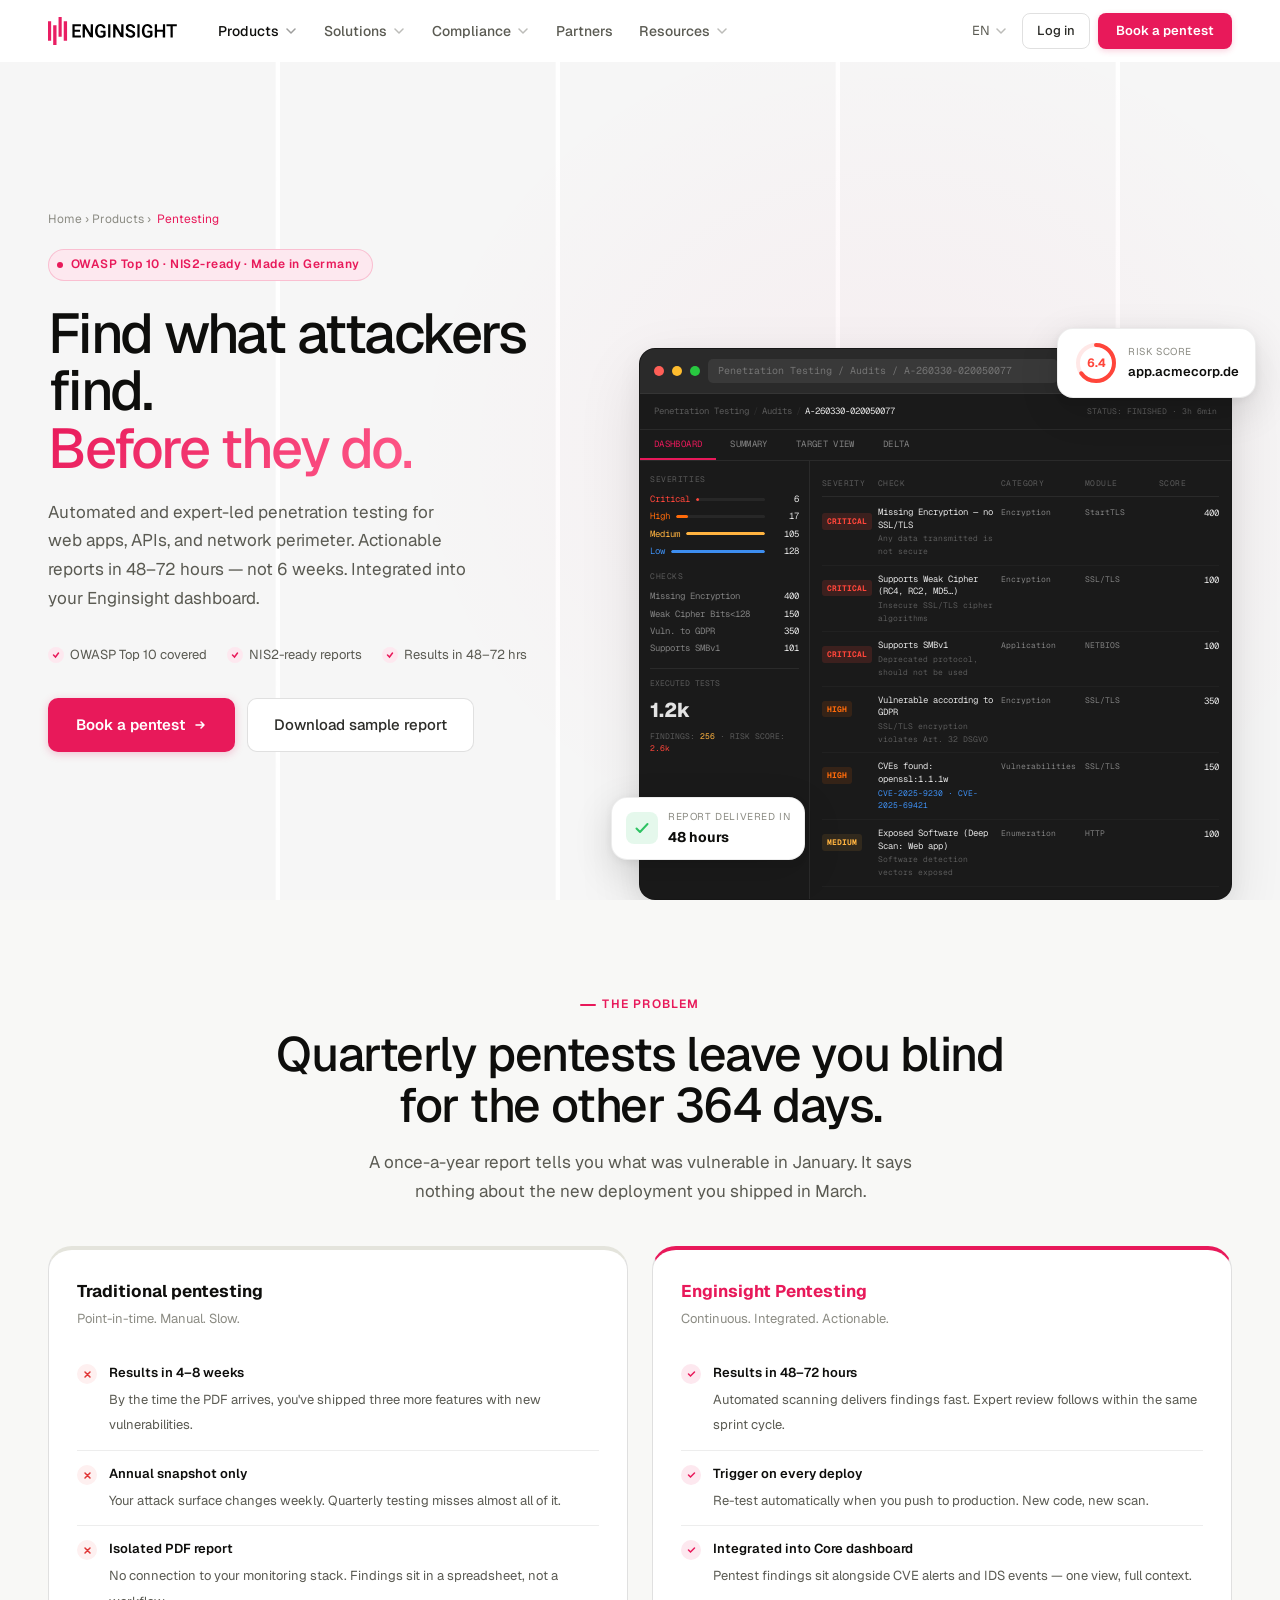
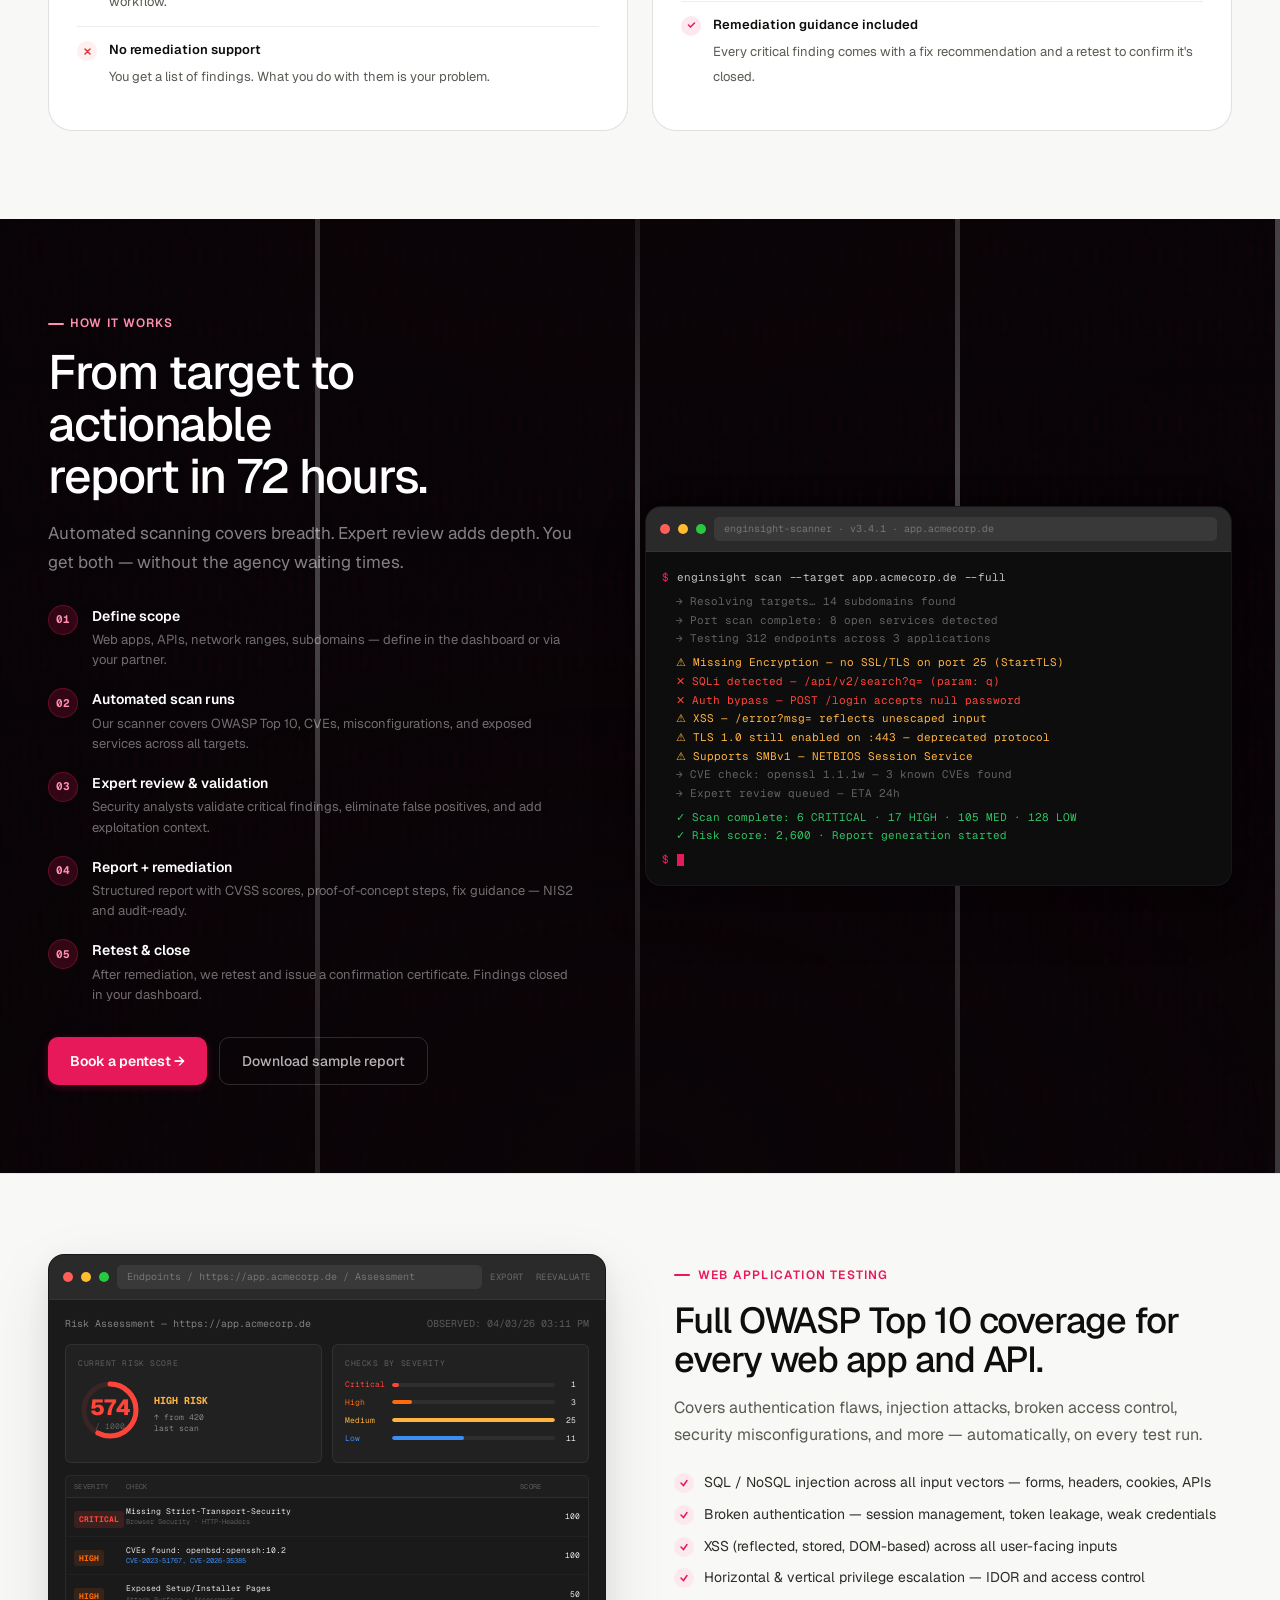
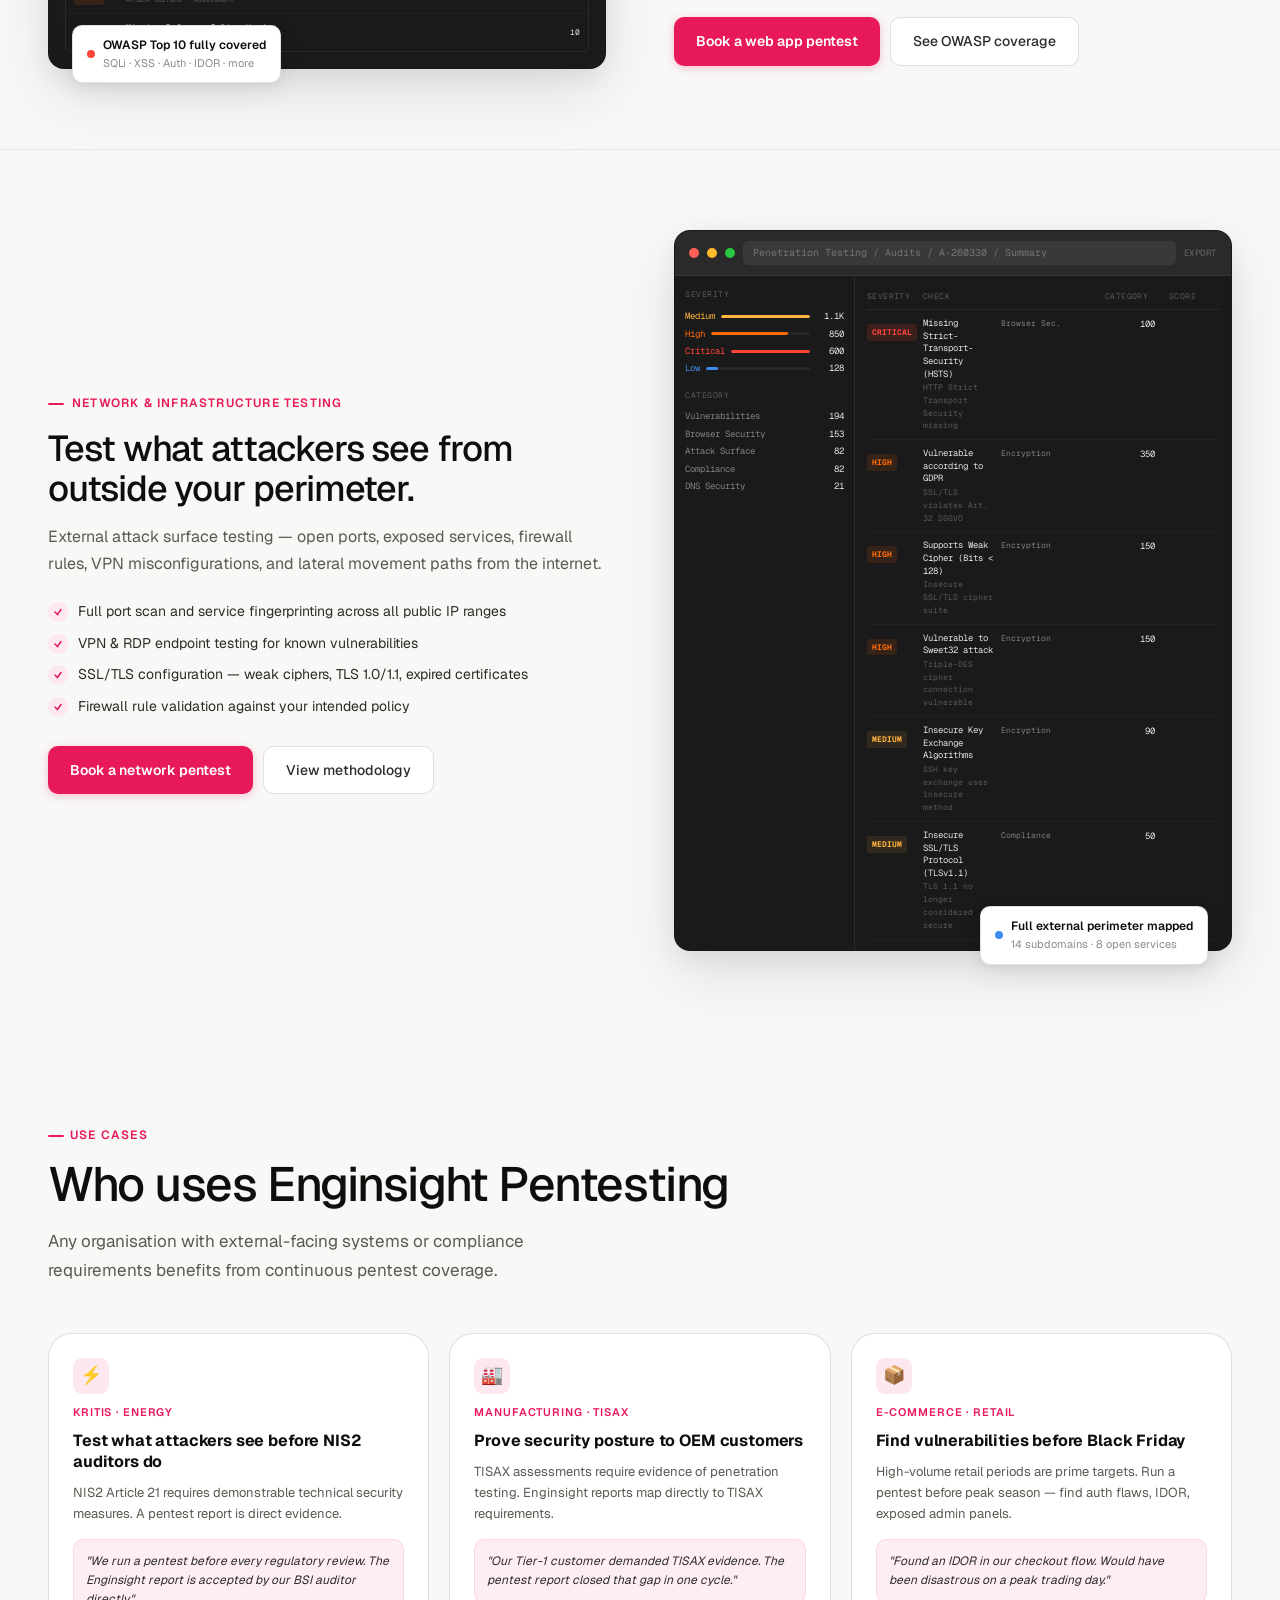
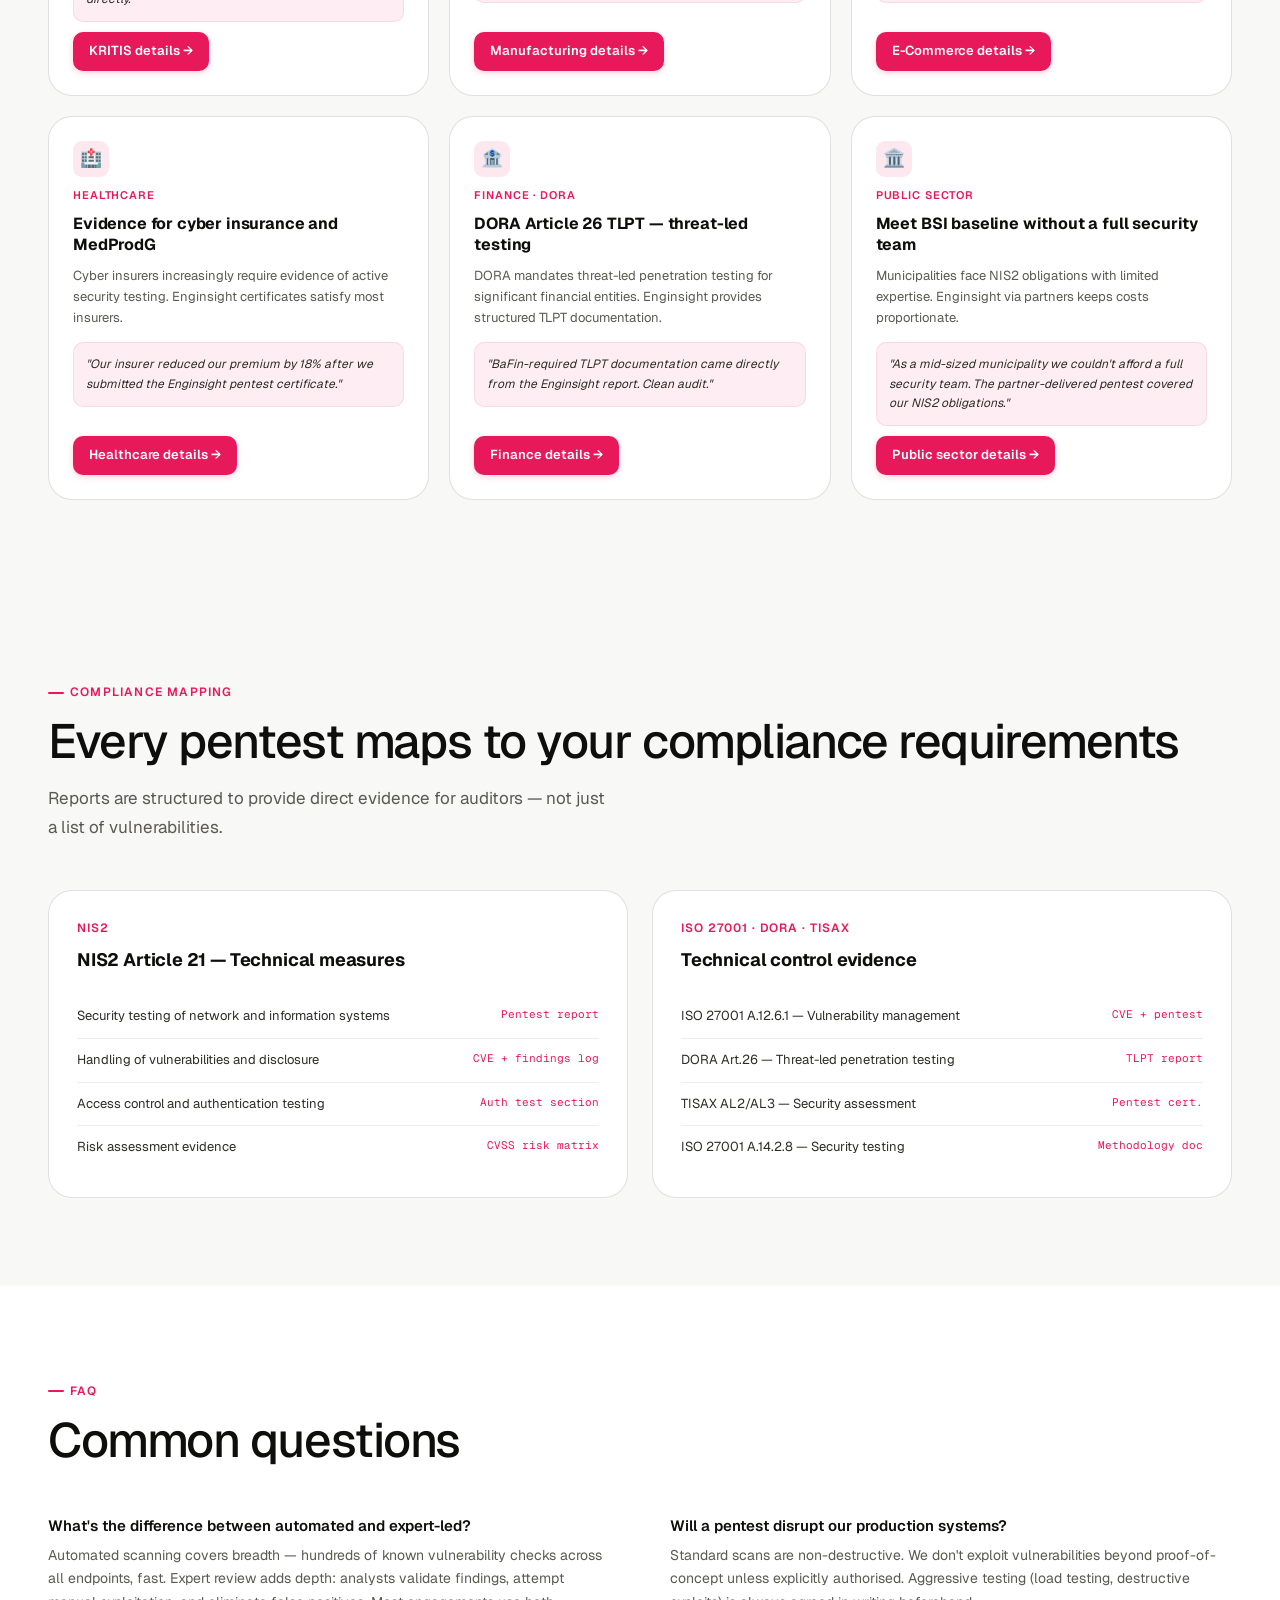
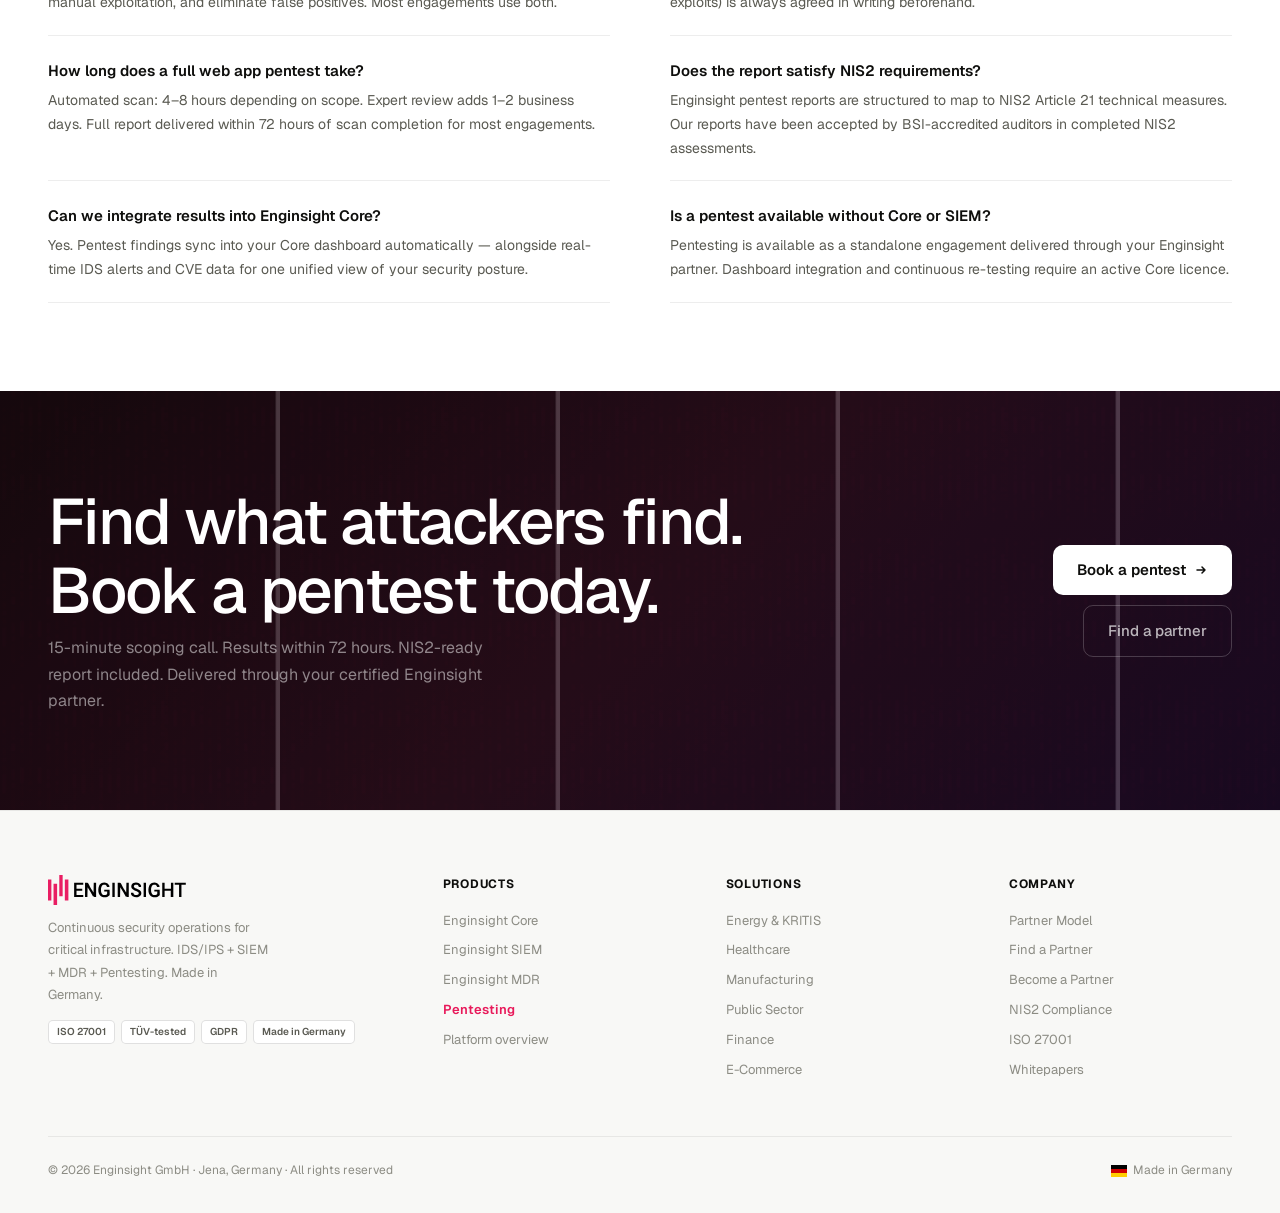
<file: pages/pentesting.html>
<!DOCTYPE html>
<html lang="en">
<head>
<meta charset="UTF-8">
<meta name="viewport" content="width=device-width, initial-scale=1.0">
<title>Enginsight Pentesting – Find what attackers find. Before they do.</title>
<meta name="description" content="Automated and expert-led penetration testing. OWASP Top 10. NIS2-ready reports. Results in 48–72 hours. Made in Germany.">
<link rel="preconnect" href="https://fonts.googleapis.com">
<link rel="preconnect" href="https://fonts.gstatic.com" crossorigin>
<link href="https://fonts.googleapis.com/css2?family=Geist:wght@400;500;600;700;800&family=Geist+Mono:wght@400;500;700&display=swap" rel="stylesheet">
<link rel="stylesheet" href="../assets/css/site.css">
<link rel="stylesheet" href="../assets/css/pentesting.css">
</head>
<body>

<!-- ════════════════════════
     NAV
════════════════════════ -->
<nav class="eng-nav">
  <div class="eng-nav-inner">
    <a class="eng-nav-logo" href="../index.html">
      <span class="eng-nav-logo-mark">
        <img class="eng-nav-logo-img" src="../assets/images/Logo.svg" alt="Enginsight">
      </span>
    </a>
    <div class="eng-nav-links">
      <button class="eng-nav-link active" data-dropdown="dd-products">
        Products <span class="eng-nav-chevron"><svg viewBox="0 0 10 6" fill="none"><path d="M1 1l4 4 4-4" stroke="currentColor" stroke-width="1.5" stroke-linecap="round" stroke-linejoin="round"/></svg></span>
        <div class="eng-dropdown wide" id="dd-products">
          <a class="eng-dd-item" href="../enginsight-core/"><div class="eng-dd-icon pink"><svg viewBox="0 0 16 16" fill="none" stroke="#E8195A" stroke-width="1.4" stroke-linecap="round"><path d="M8 2L13 4.5V8C13 11.5 10.5 13.5 8 14.5c-2.5-1-5-3-5-6.5V4.5L8 2z"/></svg></div><div class="eng-dd-text"><span class="eng-dd-title">Core</span><span class="eng-dd-sub">Continuous threat detection</span></div></a>
          <a class="eng-dd-item" href="../index.html"><div class="eng-dd-icon blue"><svg viewBox="0 0 16 16" fill="none" stroke="#5B4FE8" stroke-width="1.4" stroke-linecap="round"><path d="M2 5h12M2 8h12M2 11h8"/></svg></div><div class="eng-dd-text"><span class="eng-dd-title">SIEM</span><span class="eng-dd-sub">Event correlation & log retention</span></div></a>
          <a class="eng-dd-item" href="../index.html"><div class="eng-dd-icon green"><svg viewBox="0 0 16 16" fill="none" stroke="#1E7A3C" stroke-width="1.4" stroke-linecap="round"><circle cx="8" cy="6" r="3"/><path d="M3 14c0-2.8 2.2-5 5-5s5 2.2 5 5"/></svg></div><div class="eng-dd-text"><span class="eng-dd-title">MDR</span><span class="eng-dd-sub">24/7 SOC response</span></div></a>
          <hr class="eng-dd-divider">
          <a class="eng-dd-item" href="#" style="background:var(--gray-1)"><div class="eng-dd-icon amber"><svg viewBox="0 0 16 16" fill="none" stroke="#B25E09" stroke-width="1.4" stroke-linecap="round"><circle cx="6.5" cy="6.5" r="4.5"/><path d="M12 12l3 3"/></svg></div><div class="eng-dd-text"><span class="eng-dd-title" style="color:var(--pink)">Pentesting</span><span class="eng-dd-sub">Current page</span></div></a>
          <a class="eng-dd-item" href="../index.html"><div class="eng-dd-icon gray"><svg viewBox="0 0 16 16" fill="none" stroke="#5C5C54" stroke-width="1.4" stroke-linecap="round"><rect x="2" y="2" width="12" height="12" rx="2"/><path d="M6 8h4M8 6v4"/></svg></div><div class="eng-dd-text"><span class="eng-dd-title">Platform overview</span><span class="eng-dd-sub">How it all fits together</span></div></a>
        </div>
      </button>
      <button class="eng-nav-link" data-dropdown="dd-solutions">
        Solutions <span class="eng-nav-chevron"><svg viewBox="0 0 10 6" fill="none"><path d="M1 1l4 4 4-4" stroke="currentColor" stroke-width="1.5" stroke-linecap="round" stroke-linejoin="round"/></svg></span>
        <div class="eng-dropdown" id="dd-solutions">
          <a class="eng-dd-item" href="#"><div class="eng-dd-icon amber" style="font-size:16px">⚡</div><div class="eng-dd-text"><span class="eng-dd-title">Energy & KRITIS</span><span class="eng-dd-sub">SCADA & NIS2 compliance</span></div></a>
          <a class="eng-dd-item" href="#"><div class="eng-dd-icon pink" style="font-size:16px">🏥</div><div class="eng-dd-text"><span class="eng-dd-title">Healthcare</span><span class="eng-dd-sub">Medical devices & DSGVO</span></div></a>
          <a class="eng-dd-item" href="#"><div class="eng-dd-icon blue" style="font-size:16px">🏭</div><div class="eng-dd-text"><span class="eng-dd-title">Manufacturing</span><span class="eng-dd-sub">OT/IT & TISAX</span></div></a>
          <a class="eng-dd-item" href="#"><div class="eng-dd-icon teal" style="font-size:16px">🏛️</div><div class="eng-dd-text"><span class="eng-dd-title">Public Sector</span><span class="eng-dd-sub">BSI & NIS2 ready</span></div></a>
          <a class="eng-dd-item" href="#"><div class="eng-dd-icon green" style="font-size:16px">🏦</div><div class="eng-dd-text"><span class="eng-dd-title">Finance</span><span class="eng-dd-sub">DORA & BaFin</span></div></a>
          <a class="eng-dd-item" href="#"><div class="eng-dd-icon gray" style="font-size:16px">📦</div><div class="eng-dd-text"><span class="eng-dd-title">E-Commerce & Logistics</span><span class="eng-dd-sub">PCI-DSS & DDoS</span></div></a>
        </div>
      </button>
      <button class="eng-nav-link" data-dropdown="dd-compliance">
        Compliance <span class="eng-nav-chevron"><svg viewBox="0 0 10 6" fill="none"><path d="M1 1l4 4 4-4" stroke="currentColor" stroke-width="1.5" stroke-linecap="round" stroke-linejoin="round"/></svg></span>
        <div class="eng-dropdown" id="dd-compliance">
          <a class="eng-dd-item" href="#"><div class="eng-dd-icon pink"><svg viewBox="0 0 16 16" fill="none" stroke="#E8195A" stroke-width="1.4" stroke-linecap="round"><path d="M8 2L13 4.5V8C13 11.5 10.5 13.5 8 14.5c-2.5-1-5-3-5-6.5V4.5L8 2z"/><path d="M5.5 8l2 2 3.5-3.5"/></svg></div><div class="eng-dd-text"><span class="eng-dd-title">NIS2</span><span class="eng-dd-sub">Technical measures mapping</span></div></a>
          <a class="eng-dd-item" href="#"><div class="eng-dd-icon blue"><svg viewBox="0 0 16 16" fill="none" stroke="#5B4FE8" stroke-width="1.4" stroke-linecap="round"><rect x="2" y="2" width="12" height="12" rx="2"/><path d="M5.5 8l2 2 3.5-3.5"/></svg></div><div class="eng-dd-text"><span class="eng-dd-title">ISO 27001</span><span class="eng-dd-sub">Annex A control evidence</span></div></a>
          <a class="eng-dd-item" href="#"><div class="eng-dd-icon amber"><svg viewBox="0 0 16 16" fill="none" stroke="#B25E09" stroke-width="1.4" stroke-linecap="round"><circle cx="8" cy="8" r="6"/><path d="M8 5v3l2 2"/></svg></div><div class="eng-dd-text"><span class="eng-dd-title">DORA</span><span class="eng-dd-sub">Financial sector resilience</span></div></a>
          <a class="eng-dd-item" href="#"><div class="eng-dd-icon teal"><svg viewBox="0 0 16 16" fill="none" stroke="#0F6E56" stroke-width="1.4" stroke-linecap="round"><path d="M2 12l3.5-3.5 3 2.5L11 8l4-5"/></svg></div><div class="eng-dd-text"><span class="eng-dd-title">TISAX</span><span class="eng-dd-sub">Automotive supply chain</span></div></a>
        </div>
      </button>
      <a class="eng-nav-link" href="#">Partners</a>
      <button class="eng-nav-link" data-dropdown="dd-resources">
        Resources <span class="eng-nav-chevron"><svg viewBox="0 0 10 6" fill="none"><path d="M1 1l4 4 4-4" stroke="currentColor" stroke-width="1.5" stroke-linecap="round" stroke-linejoin="round"/></svg></span>
        <div class="eng-dropdown" id="dd-resources">
          <a class="eng-dd-item" href="#"><div class="eng-dd-icon pink"><svg viewBox="0 0 16 16" fill="none" stroke="#E8195A" stroke-width="1.4" stroke-linecap="round"><rect x="3" y="2" width="10" height="13" rx="1.5"/><path d="M6 6h4M6 9h4M6 12h2.5"/></svg></div><div class="eng-dd-text"><span class="eng-dd-title">Whitepapers</span><span class="eng-dd-sub">Technical guides & reports</span></div></a>
          <a class="eng-dd-item" href="#"><div class="eng-dd-icon green"><svg viewBox="0 0 16 16" fill="none" stroke="#1E7A3C" stroke-width="1.4" stroke-linecap="round"><path d="M2 12l3.5-3.5 3 2.5L11 8l4-5"/></svg></div><div class="eng-dd-text"><span class="eng-dd-title">Case Studies</span><span class="eng-dd-sub">Real customer results</span></div></a>
          <a class="eng-dd-item" href="#"><div class="eng-dd-icon blue"><svg viewBox="0 0 16 16" fill="none" stroke="#5B4FE8" stroke-width="1.4" stroke-linecap="round"><circle cx="8" cy="8" r="6"/><path d="M6 8h4M9 6l2 2-2 2"/></svg></div><div class="eng-dd-text"><span class="eng-dd-title">Partner Webinars</span><span class="eng-dd-sub">Live & on-demand</span></div></a>
          <hr class="eng-dd-divider">
          <a class="eng-dd-item" href="#"><div class="eng-dd-icon gray"><svg viewBox="0 0 16 16" fill="none" stroke="#5C5C54" stroke-width="1.4" stroke-linecap="round"><path d="M2 5h12M2 8h12M2 11h8"/></svg></div><div class="eng-dd-text"><span class="eng-dd-title">Docs</span><span class="eng-dd-sub">API & integration reference</span></div></a>
        </div>
      </button>
    </div>
    <div class="eng-nav-actions">
      <div class="eng-nav-lang">EN <svg width="10" height="6" viewBox="0 0 10 6" fill="none" style="opacity:.4;margin-left:2px"><path d="M1 1l4 4 4-4" stroke="currentColor" stroke-width="1.5" stroke-linecap="round" stroke-linejoin="round"/></svg></div>
      <a class="eng-btn-ghost" href="#">Log in</a>
      <a class="eng-btn-cta" href="#">Book a pentest</a>
    </div>
  </div>
</nav>

<main>

<!-- ════════════════════════
     HERO
════════════════════════ -->
<div class="hero">
  <div class="hero-pattern"></div>
  <div class="hero-grad"></div>
  <div class="hero-inner">

    <!-- LEFT copy -->
    <div class="hero-left reveal">
      <div class="hero-breadcrumb">Home › Products › <span class="crumb-active">Pentesting</span></div>
      <div class="hero-badge"><div class="hero-badge-dot"></div><span class="hero-badge-text">OWASP Top 10 · NIS2-ready · Made in Germany</span></div>
      <h1 class="hero-h1">Find what attackers<br>find.<br><span class="pink">Before they do.</span></h1>
      <p class="hero-sub">Automated and expert-led penetration testing for web apps, APIs, and network perimeter. Actionable reports in 48–72 hours — not 6 weeks. Integrated into your Enginsight dashboard.</p>
      <div class="hero-trust">
        <div class="trust-item"><div class="trust-check"><svg viewBox="0 0 8 8" fill="none"><path d="M1.5 4l2 2L6.5 2" stroke="#E8195A" stroke-width="1.5" stroke-linecap="round"/></svg></div>OWASP Top 10 covered</div>
        <div class="trust-item"><div class="trust-check"><svg viewBox="0 0 8 8" fill="none"><path d="M1.5 4l2 2L6.5 2" stroke="#E8195A" stroke-width="1.5" stroke-linecap="round"/></svg></div>NIS2-ready reports</div>
        <div class="trust-item"><div class="trust-check"><svg viewBox="0 0 8 8" fill="none"><path d="M1.5 4l2 2L6.5 2" stroke="#E8195A" stroke-width="1.5" stroke-linecap="round"/></svg></div>Results in 48–72 hrs</div>
      </div>
      <div class="hero-ctas">
        <a class="btn-pink lg" href="#">Book a pentest <svg width="14" height="14" viewBox="0 0 14 14" fill="none"><path d="M3 7h8M8 4l3 3-3 3" stroke="currentColor" stroke-width="1.5" stroke-linecap="round" stroke-linejoin="round"/></svg></a>
        <a class="btn-outline lg" href="#">Download sample report</a>
      </div>
    </div>

    <!-- RIGHT — coded visual -->
    <div class="hero-right reveal reveal-delay-2">
      <!-- Floating score card -->
      <div class="float-card fc-score">
        <div class="fc-score-ring">
          <svg viewBox="0 0 44 44">
            <circle cx="22" cy="22" r="18" stroke="rgba(255,69,58,0.12)" stroke-width="4" fill="none"/>
            <circle id="hero-ring" cx="22" cy="22" r="18" stroke="#FF453A" stroke-width="4" fill="none" stroke-dasharray="0 113.1" stroke-linecap="round" style="transition:stroke-dasharray 1.2s ease"/>
          </svg>
          <div class="fc-score-val">6.4</div>
        </div>
        <div>
          <div class="fc-score-label">Risk score</div>
          <div class="fc-score-text">app.acmecorp.de</div>
        </div>
      </div>

      <!-- Audit dashboard -->
      <div class="browser-wrap">
        <div class="browser-bar">
          <div class="b-dot b-dot-r"></div><div class="b-dot b-dot-y"></div><div class="b-dot b-dot-g"></div>
          <div class="b-url">Penetration Testing / Audits / A-260330-020050077</div>
          <div class="b-actions"><span class="b-action">Create Export</span><span class="b-action">Repeat Audit</span></div>
        </div>
        <!-- ██ PENTEST AUDIT DASHBOARD ██ -->
        <div class="audit" id="vis-audit">
          <div class="audit-head">
            <div class="audit-breadcrumb">
              <span>Penetration Testing</span><span style="opacity:.3">/</span>
              <span>Audits</span><span style="opacity:.3">/</span>
              <span style="color:var(--app-text)">A-260330-020050077</span>
            </div>
            <div style="font-size:8px;color:var(--app-dim);font-family:var(--font-mono)">STATUS: FINISHED · 3h 6min</div>
          </div>
          <div class="audit-tabs">
            <div class="audit-tab active">Dashboard</div>
            <div class="audit-tab">Summary</div>
            <div class="audit-tab">Target view</div>
            <div class="audit-tab">Delta</div>
          </div>
          <div class="audit-body">
            <!-- Sidebar -->
            <div class="audit-sidebar">
              <div class="audit-sidebar-section">
                <div class="audit-sidebar-title">Severities</div>
                <div class="audit-stat-item">
                  <span class="audit-stat-name" style="color:#FF453A">Critical</span>
                  <div class="audit-stat-bar"><div class="audit-stat-fill" id="sb-crit" style="width:0%;background:#FF453A"></div></div>
                  <span class="audit-stat-val">6</span>
                </div>
                <div class="audit-stat-item">
                  <span class="audit-stat-name" style="color:#FF6B0A">High</span>
                  <div class="audit-stat-bar"><div class="audit-stat-fill" id="sb-high" style="width:0%;background:#FF6B0A"></div></div>
                  <span class="audit-stat-val">17</span>
                </div>
                <div class="audit-stat-item">
                  <span class="audit-stat-name" style="color:#FFB340">Medium</span>
                  <div class="audit-stat-bar"><div class="audit-stat-fill" id="sb-med" style="width:0%;background:#FFB340"></div></div>
                  <span class="audit-stat-val">105</span>
                </div>
                <div class="audit-stat-item">
                  <span class="audit-stat-name" style="color:#3D8EF0">Low</span>
                  <div class="audit-stat-bar"><div class="audit-stat-fill" id="sb-low" style="width:0%;background:#3D8EF0"></div></div>
                  <span class="audit-stat-val">128</span>
                </div>
              </div>
              <div class="audit-sidebar-section">
                <div class="audit-sidebar-title">Checks</div>
                <div class="audit-stat-item"><span class="audit-stat-name">Missing Encryption</span><span class="audit-stat-val">400</span></div>
                <div class="audit-stat-item"><span class="audit-stat-name">Weak Cipher Bits&lt;128</span><span class="audit-stat-val">150</span></div>
                <div class="audit-stat-item"><span class="audit-stat-name">Vuln. to GDPR</span><span class="audit-stat-val">350</span></div>
                <div class="audit-stat-item"><span class="audit-stat-name">Supports SMBv1</span><span class="audit-stat-val">101</span></div>
              </div>
              <div style="margin-top:8px;padding-top:8px;border-top:1px solid var(--app-border)">
                <div style="font-size:8px;color:var(--app-dim);margin-bottom:4px">EXECUTED TESTS</div>
                <div style="font-family:var(--font-display);font-size:20px;font-weight:800;color:var(--app-text)" id="exec-count">0</div>
                <div style="font-size:8px;color:var(--app-dim);margin-top:4px">FINDINGS: <span style="color:var(--app-amber)">256</span> · RISK SCORE: <span style="color:var(--app-red)">2.6k</span></div>
              </div>
            </div>
            <!-- Main findings -->
            <div class="audit-main">
              <div class="audit-main-head">
                <div class="audit-th">Severity</div>
                <div class="audit-th">Check</div>
                <div class="audit-th">Category</div>
                <div class="audit-th">Module</div>
                <div class="audit-th">Score</div>
              </div>
              <div class="audit-row"><div><span class="audit-sev sev-crit">CRITICAL</span></div><div><div class="audit-check-name">Missing Encryption — no SSL/TLS</div><div class="audit-check-sub">Any data transmitted is not secure</div></div><div class="audit-cat">Encryption</div><div class="audit-module">StartTLS</div><div class="audit-score">400</div></div>
              <div class="audit-row"><div><span class="audit-sev sev-crit">CRITICAL</span></div><div><div class="audit-check-name">Supports Weak Cipher (RC4, RC2, MD5…)</div><div class="audit-check-sub">Insecure SSL/TLS cipher algorithms</div></div><div class="audit-cat">Encryption</div><div class="audit-module">SSL/TLS</div><div class="audit-score">100</div></div>
              <div class="audit-row"><div><span class="audit-sev sev-crit">CRITICAL</span></div><div><div class="audit-check-name">Supports SMBv1</div><div class="audit-check-sub">Deprecated protocol, should not be used</div></div><div class="audit-cat">Application</div><div class="audit-module">NETBIOS</div><div class="audit-score">100</div></div>
              <div class="audit-row"><div><span class="audit-sev sev-high">HIGH</span></div><div><div class="audit-check-name">Vulnerable according to GDPR</div><div class="audit-check-sub">SSL/TLS encryption violates Art. 32 DSGVO</div></div><div class="audit-cat">Encryption</div><div class="audit-module">SSL/TLS</div><div class="audit-score">350</div></div>
              <div class="audit-row"><div><span class="audit-sev sev-high">HIGH</span></div><div><div class="audit-check-name">CVEs found: openssl:1.1.1w</div><div class="audit-check-sub audit-check-sub cve">CVE-2025-9230 · CVE-2025-69421</div></div><div class="audit-cat">Vulnerabilities</div><div class="audit-module">SSL/TLS</div><div class="audit-score">150</div></div>
              <div class="audit-row"><div><span class="audit-sev sev-med">MEDIUM</span></div><div><div class="audit-check-name">Exposed Software (Deep Scan: Web app)</div><div class="audit-check-sub">Software detection vectors exposed</div></div><div class="audit-cat">Enumeration</div><div class="audit-module">HTTP</div><div class="audit-score">100</div></div>
            </div>
          </div>
        </div>
      </div>

      <!-- Floating speed badge -->
      <div class="float-card fc-speed">
        <div class="fc-speed-icon"><svg width="16" height="16" viewBox="0 0 16 16" fill="none"><path d="M2.5 8.5L6 12l7.5-8" stroke="#2DC262" stroke-width="2" stroke-linecap="round" stroke-linejoin="round"/></svg></div>
        <div><div class="fc-speed-label">Report delivered in</div><div class="fc-speed-val">48 hours</div></div>
      </div>
    </div>
  </div>
</div>

<!-- ════════════════════════
     PROBLEM COMPARISON
════════════════════════ -->
<section class="problem-section">
  <div class="container">
    <div class="text-center reveal">
      <div class="section-label" style="justify-content:center">The problem</div>
      <h2 class="section-h2">Quarterly pentests leave you blind<br>for the other 364 days.</h2>
      <p class="section-sub center" style="margin-top:12px">A once-a-year report tells you what was vulnerable in January. It says nothing about the new deployment you shipped in March.</p>
    </div>
    <div class="compare-grid reveal" style="margin-top:40px">
      <div class="compare-col col-bad">
        <div class="compare-col-title">Traditional pentesting</div>
        <div class="compare-col-sub">Point-in-time. Manual. Slow.</div>
        <div class="compare-items">
          <div class="compare-item"><div class="ci-icon bad"><svg viewBox="0 0 9 9" fill="none"><path d="M2 2l5 5M7 2L2 7" stroke="#E03535" stroke-width="1.5" stroke-linecap="round"/></svg></div><div><span class="ci-strong">Results in 4–8 weeks</span><span class="ci-text">By the time the PDF arrives, you've shipped three more features with new vulnerabilities.</span></div></div>
          <div class="compare-item"><div class="ci-icon bad"><svg viewBox="0 0 9 9" fill="none"><path d="M2 2l5 5M7 2L2 7" stroke="#E03535" stroke-width="1.5" stroke-linecap="round"/></svg></div><div><span class="ci-strong">Annual snapshot only</span><span class="ci-text">Your attack surface changes weekly. Quarterly testing misses almost all of it.</span></div></div>
          <div class="compare-item"><div class="ci-icon bad"><svg viewBox="0 0 9 9" fill="none"><path d="M2 2l5 5M7 2L2 7" stroke="#E03535" stroke-width="1.5" stroke-linecap="round"/></svg></div><div><span class="ci-strong">Isolated PDF report</span><span class="ci-text">No connection to your monitoring stack. Findings sit in a spreadsheet, not a workflow.</span></div></div>
          <div class="compare-item"><div class="ci-icon bad"><svg viewBox="0 0 9 9" fill="none"><path d="M2 2l5 5M7 2L2 7" stroke="#E03535" stroke-width="1.5" stroke-linecap="round"/></svg></div><div><span class="ci-strong">No remediation support</span><span class="ci-text">You get a list of findings. What you do with them is your problem.</span></div></div>
        </div>
      </div>
      <div class="compare-col col-good">
        <div class="compare-col-title">Enginsight Pentesting</div>
        <div class="compare-col-sub">Continuous. Integrated. Actionable.</div>
        <div class="compare-items">
          <div class="compare-item"><div class="ci-icon good"><svg viewBox="0 0 9 9" fill="none"><path d="M1.5 4l2 2L7.5 2" stroke="#E8195A" stroke-width="1.5" stroke-linecap="round"/></svg></div><div><span class="ci-strong">Results in 48–72 hours</span><span class="ci-text">Automated scanning delivers findings fast. Expert review follows within the same sprint cycle.</span></div></div>
          <div class="compare-item"><div class="ci-icon good"><svg viewBox="0 0 9 9" fill="none"><path d="M1.5 4l2 2L7.5 2" stroke="#E8195A" stroke-width="1.5" stroke-linecap="round"/></svg></div><div><span class="ci-strong">Trigger on every deploy</span><span class="ci-text">Re-test automatically when you push to production. New code, new scan.</span></div></div>
          <div class="compare-item"><div class="ci-icon good"><svg viewBox="0 0 9 9" fill="none"><path d="M1.5 4l2 2L7.5 2" stroke="#E8195A" stroke-width="1.5" stroke-linecap="round"/></svg></div><div><span class="ci-strong">Integrated into Core dashboard</span><span class="ci-text">Pentest findings sit alongside CVE alerts and IDS events — one view, full context.</span></div></div>
          <div class="compare-item"><div class="ci-icon good"><svg viewBox="0 0 9 9" fill="none"><path d="M1.5 4l2 2L7.5 2" stroke="#E8195A" stroke-width="1.5" stroke-linecap="round"/></svg></div><div><span class="ci-strong">Remediation guidance included</span><span class="ci-text">Every critical finding comes with a fix recommendation and a retest to confirm it's closed.</span></div></div>
        </div>
      </div>
    </div>
  </div>
</section>

<!-- ════════════════════════
     DARK SECTION — how it works
════════════════════════ -->
<div class="dark-section">
  <div class="dark-pattern-bg"></div>
  <div class="dark-vignette"></div>
  <div class="dark-inner">
    <div class="reveal">
      <div class="section-label">How it works</div>
      <h2 class="section-h2">From target to actionable<br>report in 72 hours.</h2>
      <p class="section-sub" style="margin-top:12px">Automated scanning covers breadth. Expert review adds depth. You get both — without the agency waiting times.</p>
      <div class="dark-steps">
        <div class="dark-step"><div class="dark-step-num">01</div><div><div class="dark-step-title">Define scope</div><div class="dark-step-desc">Web apps, APIs, network ranges, subdomains — define in the dashboard or via your partner.</div></div></div>
        <div class="dark-step"><div class="dark-step-num">02</div><div><div class="dark-step-title">Automated scan runs</div><div class="dark-step-desc">Our scanner covers OWASP Top 10, CVEs, misconfigurations, and exposed services across all targets.</div></div></div>
        <div class="dark-step"><div class="dark-step-num">03</div><div><div class="dark-step-title">Expert review & validation</div><div class="dark-step-desc">Security analysts validate critical findings, eliminate false positives, and add exploitation context.</div></div></div>
        <div class="dark-step"><div class="dark-step-num">04</div><div><div class="dark-step-title">Report + remediation</div><div class="dark-step-desc">Structured report with CVSS scores, proof-of-concept steps, fix guidance — NIS2 and audit-ready.</div></div></div>
        <div class="dark-step"><div class="dark-step-num">05</div><div><div class="dark-step-title">Retest & close</div><div class="dark-step-desc">After remediation, we retest and issue a confirmation certificate. Findings closed in your dashboard.</div></div></div>
      </div>
      <div class="dark-ctas">
        <a class="btn-dark-pink" href="#">Book a pentest →</a>
        <a class="btn-dark-ghost" href="#">Download sample report</a>
      </div>
    </div>

    <!-- ██ TERMINAL VISUAL ██ -->
    <div class="reveal reveal-delay-2">
      <div class="browser-wrap">
        <div class="browser-bar">
          <div class="b-dot b-dot-r"></div><div class="b-dot b-dot-y"></div><div class="b-dot b-dot-g"></div>
          <div class="b-url">enginsight-scanner · v3.4.1 · app.acmecorp.de</div>
        </div>
        <div class="terminal" id="vis-terminal">
          <div class="t-line"><span class="t-prompt">$</span><span class="t-cmd"> enginsight scan --target app.acmecorp.de --full</span></div>
          <div class="t-blank"></div>
          <div class="t-line"><span class="t-out">→ Resolving targets… 14 subdomains found</span></div>
          <div class="t-line"><span class="t-out">→ Port scan complete: 8 open services detected</span></div>
          <div class="t-line"><span class="t-out">→ Testing 312 endpoints across 3 applications</span></div>
          <div class="t-blank"></div>
          <div class="t-line"><span class="t-warn">⚠  Missing Encryption — no SSL/TLS on port 25 (StartTLS)</span></div>
          <div class="t-line"><span class="t-crit">✕  SQLi detected — /api/v2/search?q= (param: q)</span></div>
          <div class="t-line"><span class="t-crit">✕  Auth bypass — POST /login accepts null password</span></div>
          <div class="t-line"><span class="t-warn">⚠  XSS — /error?msg= reflects unescaped input</span></div>
          <div class="t-line"><span class="t-warn">⚠  TLS 1.0 still enabled on :443 — deprecated protocol</span></div>
          <div class="t-line"><span class="t-warn">⚠  Supports SMBv1 — NETBIOS Session Service</span></div>
          <div class="t-line"><span class="t-out">→ CVE check: openssl 1.1.1w — 3 known CVEs found</span></div>
          <div class="t-line"><span class="t-out">→ Expert review queued — ETA 24h</span></div>
          <div class="t-blank"></div>
          <div class="t-line"><span class="t-good">✓  Scan complete: 6 CRITICAL · 17 HIGH · 105 MED · 128 LOW</span></div>
          <div class="t-line"><span class="t-good">✓  Risk score: 2,600 · Report generation started</span></div>
          <div class="t-blank"></div>
          <div class="t-line"><span class="t-prompt">$</span><span class="t-cmd"> <span class="t-cursor"></span></span></div>
        </div>
      </div>
    </div>
  </div>
</div>

<!-- ════════════════════════
     FEATURE: WEB APP TESTING
════════════════════════ -->
<div class="feat-section">
  <div class="feat-inner">
    <!-- ██ SCORE PANEL VISUAL ██ -->
    <div class="feat-visual reveal">
      <div class="browser-wrap">
        <div class="browser-bar">
          <div class="b-dot b-dot-r"></div><div class="b-dot b-dot-y"></div><div class="b-dot b-dot-g"></div>
          <div class="b-url">Endpoints / https://app.acmecorp.de / Assessment</div>
          <div class="b-actions"><span class="b-action">Export</span><span class="b-action">Reevaluate</span></div>
        </div>
        <div class="score-panel" id="vis-score">
          <div class="score-panel-head">
            <span>Risk Assessment — https://app.acmecorp.de</span>
            <span style="color:var(--app-dim)">OBSERVED: 04/03/26 03:11 PM</span>
          </div>
          <div class="score-grid">
            <div class="score-card">
              <div class="score-card-label">Current Risk Score</div>
              <div class="score-ring-wrap">
                <div class="score-ring-outer">
                  <svg width="64" height="64" viewBox="0 0 64 64">
                    <circle cx="32" cy="32" r="26" stroke="rgba(255,69,58,.1)" stroke-width="5" fill="none"/>
                    <circle id="score-ring-1" cx="32" cy="32" r="26" stroke="#FF453A" stroke-width="5" fill="none" stroke-linecap="round" transform="rotate(-90 32 32)" stroke-dasharray="0 163.4" style="transition:stroke-dasharray 1.2s ease"/>
                  </svg>
                  <div class="score-ring-center">
                    <div class="score-big" style="color:#FF453A" id="score-num">0</div>
                    <div class="score-sub">/ 1000</div>
                  </div>
                </div>
                <div>
                  <div style="font-size:10px;color:#FFB340;font-family:var(--font-mono);font-weight:700;margin-bottom:3px">HIGH RISK</div>
                  <div style="font-size:8px;color:var(--app-sub);line-height:1.4">↑ from 420<br>last scan</div>
                </div>
              </div>
            </div>
            <div class="score-card">
              <div class="score-card-label">Checks by severity</div>
              <div class="score-sev-rows">
                <div class="score-sev-row"><span class="score-sev-label" style="color:#FF453A">Critical</span><div class="score-sev-bar"><div class="score-sev-fill" id="sf-crit" style="width:0%;background:#FF453A"></div></div><span class="score-sev-count">1</span></div>
                <div class="score-sev-row"><span class="score-sev-label" style="color:#FF6B0A">High</span><div class="score-sev-bar"><div class="score-sev-fill" id="sf-high" style="width:0%;background:#FF6B0A"></div></div><span class="score-sev-count">3</span></div>
                <div class="score-sev-row"><span class="score-sev-label" style="color:#FFB340">Medium</span><div class="score-sev-bar"><div class="score-sev-fill" id="sf-med" style="width:0%;background:#FFB340"></div></div><span class="score-sev-count">25</span></div>
                <div class="score-sev-row"><span class="score-sev-label" style="color:#3D8EF0">Low</span><div class="score-sev-bar"><div class="score-sev-fill" id="sf-low" style="width:0%;background:#3D8EF0"></div></div><span class="score-sev-count">11</span></div>
              </div>
            </div>
          </div>
          <div class="score-findings-mini">
            <div class="sfm-head">
              <div class="sfm-th">Severity</div>
              <div class="sfm-th">Check</div>
              <div class="sfm-th">Score</div>
            </div>
            <div class="sfm-row"><div><span class="audit-sev sev-crit">CRITICAL</span></div><div><div class="sfm-name">Missing Strict-Transport-Security</div><div class="sfm-cat">Browser Security · HTTP-Headers</div></div><div class="sfm-score">100</div></div>
            <div class="sfm-row"><div><span class="audit-sev sev-high">HIGH</span></div><div><div class="sfm-name">CVEs found: openbsd:openssh:10.2</div><div class="sfm-cat" style="color:#3D8EF0">CVE-2023-51767, CVE-2026-35385</div></div><div class="sfm-score">100</div></div>
            <div class="sfm-row"><div><span class="audit-sev sev-high">HIGH</span></div><div><div class="sfm-name">Exposed Setup/Installer Pages</div><div class="sfm-cat">Attack Surface · Assessment</div></div><div class="sfm-score">50</div></div>
            <div class="sfm-row"><div><span class="audit-sev sev-med">MEDIUM</span></div><div><div class="sfm-name">Missing Referrer-Policy Header</div><div class="sfm-cat">Browser Security · HTTP-Headers</div></div><div class="sfm-score">10</div></div>
          </div>
        </div>
      </div>
      <div class="feat-float-badge">
        <div class="feat-badge-dot" style="background:#FF453A"></div>
        <div><div class="feat-badge-text">OWASP Top 10 fully covered</div><div class="feat-badge-sub">SQLi · XSS · Auth · IDOR · more</div></div>
      </div>
    </div>
    <div class="feat-copy reveal reveal-delay-1">
      <div class="feat-eyebrow">Web Application Testing</div>
      <h3 class="feat-h3">Full OWASP Top 10 coverage for every web app and API.</h3>
      <p class="feat-sub">Covers authentication flaws, injection attacks, broken access control, security misconfigurations, and more — automatically, on every test run.</p>
      <div class="feat-list">
        <div class="feat-list-item"><div class="feat-check"><svg viewBox="0 0 10 10" fill="none"><path d="M2 5l2.5 2.5L8 2.5" stroke="#E8195A" stroke-width="1.5" stroke-linecap="round"/></svg></div>SQL / NoSQL injection across all input vectors — forms, headers, cookies, APIs</div>
        <div class="feat-list-item"><div class="feat-check"><svg viewBox="0 0 10 10" fill="none"><path d="M2 5l2.5 2.5L8 2.5" stroke="#E8195A" stroke-width="1.5" stroke-linecap="round"/></svg></div>Broken authentication — session management, token leakage, weak credentials</div>
        <div class="feat-list-item"><div class="feat-check"><svg viewBox="0 0 10 10" fill="none"><path d="M2 5l2.5 2.5L8 2.5" stroke="#E8195A" stroke-width="1.5" stroke-linecap="round"/></svg></div>XSS (reflected, stored, DOM-based) across all user-facing inputs</div>
        <div class="feat-list-item"><div class="feat-check"><svg viewBox="0 0 10 10" fill="none"><path d="M2 5l2.5 2.5L8 2.5" stroke="#E8195A" stroke-width="1.5" stroke-linecap="round"/></svg></div>Horizontal & vertical privilege escalation — IDOR and access control</div>
      </div>
      <div class="feat-ctas"><a class="btn-pink" href="#">Book a web app pentest</a><a class="btn-outline" href="#">See OWASP coverage</a></div>
    </div>
  </div>
</div>

<!-- ════════════════════════
     FEATURE: NETWORK TESTING
════════════════════════ -->
<div class="feat-section alt">
  <div class="feat-inner flip">
    <!-- ██ NETWORK SCAN VISUAL ██ -->
    <div class="feat-visual reveal">
      <div class="browser-wrap">
        <div class="browser-bar">
          <div class="b-dot b-dot-r"></div><div class="b-dot b-dot-y"></div><div class="b-dot b-dot-g"></div>
          <div class="b-url">Penetration Testing / Audits / A-260330 / Summary</div>
          <div class="b-actions"><span class="b-action">Export</span></div>
        </div>
        <div class="audit" id="vis-network" style="min-height:unset">
          <div style="display:grid;grid-template-columns:180px 1fr;min-height:280px">
            <!-- Sidebar: severity filter -->
            <div style="border-right:1px solid var(--app-border);padding:12px 10px;font-family:var(--font-mono);font-size:9px;">
              <div style="font-size:8px;color:var(--app-dim);text-transform:uppercase;letter-spacing:.07em;margin-bottom:8px">Severity</div>
              <div class="audit-stat-item"><span class="audit-stat-name" style="color:#FFB340">Medium</span><div class="audit-stat-bar"><div class="audit-stat-fill" id="nb-med" style="width:0%;background:#FFB340"></div></div><span class="audit-stat-val">1.1K</span></div>
              <div class="audit-stat-item"><span class="audit-stat-name" style="color:#FF6B0A">High</span><div class="audit-stat-bar"><div class="audit-stat-fill" id="nb-high" style="width:0%;background:#FF6B0A"></div></div><span class="audit-stat-val">850</span></div>
              <div class="audit-stat-item"><span class="audit-stat-name" style="color:#FF453A">Critical</span><div class="audit-stat-bar"><div class="audit-stat-fill" id="nb-crit" style="width:0%;background:#FF453A"></div></div><span class="audit-stat-val">600</span></div>
              <div class="audit-stat-item"><span class="audit-stat-name" style="color:#3D8EF0">Low</span><div class="audit-stat-bar"><div class="audit-stat-fill" id="nb-low" style="width:0%;background:#3D8EF0"></div></div><span class="audit-stat-val">128</span></div>
              <div style="height:10px"></div>
              <div style="font-size:8px;color:var(--app-dim);text-transform:uppercase;letter-spacing:.07em;margin-bottom:8px">Category</div>
              <div class="audit-stat-item"><span class="audit-stat-name">Vulnerabilities</span><span class="audit-stat-val">194</span></div>
              <div class="audit-stat-item"><span class="audit-stat-name">Browser Security</span><span class="audit-stat-val">153</span></div>
              <div class="audit-stat-item"><span class="audit-stat-name">Attack Surface</span><span class="audit-stat-val">82</span></div>
              <div class="audit-stat-item"><span class="audit-stat-name">Compliance</span><span class="audit-stat-val">82</span></div>
              <div class="audit-stat-item"><span class="audit-stat-name">DNS Security</span><span class="audit-stat-val">21</span></div>
            </div>
            <!-- Main: findings list -->
            <div style="padding:10px 12px">
              <div style="display:grid;grid-template-columns:52px 1fr 60px 50px;gap:4px;padding:4px 0 6px;border-bottom:1px solid var(--app-border);font-size:8px;color:var(--app-dim);text-transform:uppercase;letter-spacing:.05em;font-family:var(--font-mono)">
                <span>Severity</span><span>Check</span><span>Category</span><span>Score</span>
              </div>
              <!-- Findings -->
              <div class="audit-row"><div><span class="audit-sev sev-crit">CRITICAL</span></div><div><div class="audit-check-name">Missing Strict-Transport-Security (HSTS)</div><div class="audit-check-sub">HTTP Strict Transport Security missing</div></div><div class="audit-cat">Browser Sec.</div><div class="audit-score">100</div></div>
              <div class="audit-row"><div><span class="audit-sev sev-high">HIGH</span></div><div><div class="audit-check-name">Vulnerable according to GDPR</div><div class="audit-check-sub">SSL/TLS violates Art. 32 DSGVO</div></div><div class="audit-cat">Encryption</div><div class="audit-score">350</div></div>
              <div class="audit-row"><div><span class="audit-sev sev-high">HIGH</span></div><div><div class="audit-check-name">Supports Weak Cipher (Bits &lt; 128)</div><div class="audit-check-sub">Insecure SSL/TLS cipher suite</div></div><div class="audit-cat">Encryption</div><div class="audit-score">150</div></div>
              <div class="audit-row"><div><span class="audit-sev sev-high">HIGH</span></div><div><div class="audit-check-name">Vulnerable to Sweet32 attack</div><div class="audit-check-sub">Triple-DES cipher connection vulnerable</div></div><div class="audit-cat">Encryption</div><div class="audit-score">150</div></div>
              <div class="audit-row"><div><span class="audit-sev sev-med">MEDIUM</span></div><div><div class="audit-check-name">Insecure Key Exchange Algorithms</div><div class="audit-check-sub">SSH key exchange uses insecure method</div></div><div class="audit-cat">Encryption</div><div class="audit-score">90</div></div>
              <div class="audit-row"><div><span class="audit-sev sev-med">MEDIUM</span></div><div><div class="audit-check-name">Insecure SSL/TLS Protocol (TLSv1.1)</div><div class="audit-check-sub">TLS 1.1 no longer considered secure</div></div><div class="audit-cat">Compliance</div><div class="audit-score">50</div></div>
            </div>
          </div>
        </div>
      </div>
      <div class="feat-float-badge right">
        <div class="feat-badge-dot" style="background:#3D8EF0"></div>
        <div><div class="feat-badge-text">Full external perimeter mapped</div><div class="feat-badge-sub">14 subdomains · 8 open services</div></div>
      </div>
    </div>
    <div class="feat-copy reveal reveal-delay-1">
      <div class="feat-eyebrow">Network & Infrastructure Testing</div>
      <h3 class="feat-h3">Test what attackers see from outside your perimeter.</h3>
      <p class="feat-sub">External attack surface testing — open ports, exposed services, firewall rules, VPN misconfigurations, and lateral movement paths from the internet.</p>
      <div class="feat-list">
        <div class="feat-list-item"><div class="feat-check"><svg viewBox="0 0 10 10" fill="none"><path d="M2 5l2.5 2.5L8 2.5" stroke="#E8195A" stroke-width="1.5" stroke-linecap="round"/></svg></div>Full port scan and service fingerprinting across all public IP ranges</div>
        <div class="feat-list-item"><div class="feat-check"><svg viewBox="0 0 10 10" fill="none"><path d="M2 5l2.5 2.5L8 2.5" stroke="#E8195A" stroke-width="1.5" stroke-linecap="round"/></svg></div>VPN & RDP endpoint testing for known vulnerabilities</div>
        <div class="feat-list-item"><div class="feat-check"><svg viewBox="0 0 10 10" fill="none"><path d="M2 5l2.5 2.5L8 2.5" stroke="#E8195A" stroke-width="1.5" stroke-linecap="round"/></svg></div>SSL/TLS configuration — weak ciphers, TLS 1.0/1.1, expired certificates</div>
        <div class="feat-list-item"><div class="feat-check"><svg viewBox="0 0 10 10" fill="none"><path d="M2 5l2.5 2.5L8 2.5" stroke="#E8195A" stroke-width="1.5" stroke-linecap="round"/></svg></div>Firewall rule validation against your intended policy</div>
      </div>
      <div class="feat-ctas"><a class="btn-pink" href="#">Book a network pentest</a><a class="btn-outline" href="#">View methodology</a></div>
    </div>
  </div>
</div>

<!-- USE CASES -->
<section class="usecases-section">
  <div class="container">
    <div class="reveal">
      <div class="section-label">Use cases</div>
      <h2 class="section-h2">Who uses Enginsight Pentesting</h2>
      <p class="section-sub">Any organisation with external-facing systems or compliance requirements benefits from continuous pentest coverage.</p>
    </div>
    <div class="uc-grid" style="margin-top:48px">
      <div class="uc-card reveal reveal-delay-1"><div class="uc-card-icon">⚡</div><div class="uc-card-eyebrow">KRITIS · Energy</div><div class="uc-card-title">Test what attackers see before NIS2 auditors do</div><div class="uc-card-sub">NIS2 Article 21 requires demonstrable technical security measures. A pentest report is direct evidence.</div><div class="uc-card-quote">"We run a pentest before every regulatory review. The Enginsight report is accepted by our BSI auditor directly."</div><div class="uc-card-cta"><a class="btn-pink-sm" href="#">KRITIS details →</a></div></div>
      <div class="uc-card reveal reveal-delay-2"><div class="uc-card-icon">🏭</div><div class="uc-card-eyebrow">Manufacturing · TISAX</div><div class="uc-card-title">Prove security posture to OEM customers</div><div class="uc-card-sub">TISAX assessments require evidence of penetration testing. Enginsight reports map directly to TISAX requirements.</div><div class="uc-card-quote">"Our Tier-1 customer demanded TISAX evidence. The pentest report closed that gap in one cycle."</div><div class="uc-card-cta"><a class="btn-pink-sm" href="#">Manufacturing details →</a></div></div>
      <div class="uc-card reveal reveal-delay-3"><div class="uc-card-icon">📦</div><div class="uc-card-eyebrow">E-Commerce · Retail</div><div class="uc-card-title">Find vulnerabilities before Black Friday</div><div class="uc-card-sub">High-volume retail periods are prime targets. Run a pentest before peak season — find auth flaws, IDOR, exposed admin panels.</div><div class="uc-card-quote">"Found an IDOR in our checkout flow. Would have been disastrous on a peak trading day."</div><div class="uc-card-cta"><a class="btn-pink-sm" href="#">E-Commerce details →</a></div></div>
      <div class="uc-card reveal reveal-delay-1"><div class="uc-card-icon">🏥</div><div class="uc-card-eyebrow">Healthcare</div><div class="uc-card-title">Evidence for cyber insurance and MedProdG</div><div class="uc-card-sub">Cyber insurers increasingly require evidence of active security testing. Enginsight certificates satisfy most insurers.</div><div class="uc-card-quote">"Our insurer reduced our premium by 18% after we submitted the Enginsight pentest certificate."</div><div class="uc-card-cta"><a class="btn-pink-sm" href="#">Healthcare details →</a></div></div>
      <div class="uc-card reveal reveal-delay-2"><div class="uc-card-icon">🏦</div><div class="uc-card-eyebrow">Finance · DORA</div><div class="uc-card-title">DORA Article 26 TLPT — threat-led testing</div><div class="uc-card-sub">DORA mandates threat-led penetration testing for significant financial entities. Enginsight provides structured TLPT documentation.</div><div class="uc-card-quote">"BaFin-required TLPT documentation came directly from the Enginsight report. Clean audit."</div><div class="uc-card-cta"><a class="btn-pink-sm" href="#">Finance details →</a></div></div>
      <div class="uc-card reveal reveal-delay-3"><div class="uc-card-icon">🏛️</div><div class="uc-card-eyebrow">Public Sector</div><div class="uc-card-title">Meet BSI baseline without a full security team</div><div class="uc-card-sub">Municipalities face NIS2 obligations with limited expertise. Enginsight via partners keeps costs proportionate.</div><div class="uc-card-quote">"As a mid-sized municipality we couldn't afford a full security team. The partner-delivered pentest covered our NIS2 obligations."</div><div class="uc-card-cta"><a class="btn-pink-sm" href="#">Public sector details →</a></div></div>
    </div>
  </div>
</section>

<!-- COMPLIANCE -->
<section class="compliance-section">
  <div class="container">
    <div class="reveal">
      <div class="section-label">Compliance mapping</div>
      <h2 class="section-h2">Every pentest maps to your compliance requirements</h2>
      <p class="section-sub">Reports are structured to provide direct evidence for auditors — not just a list of vulnerabilities.</p>
    </div>
    <div class="compliance-grid reveal" style="margin-top:48px">
      <div class="comp-card">
        <div class="comp-card-eyebrow">NIS2</div>
        <div class="comp-card-title">NIS2 Article 21 — Technical measures</div>
        <div class="comp-rows">
          <div class="comp-row"><span class="comp-row-req">Security testing of network and information systems</span><span class="comp-row-val">Pentest report</span></div>
          <div class="comp-row"><span class="comp-row-req">Handling of vulnerabilities and disclosure</span><span class="comp-row-val">CVE + findings log</span></div>
          <div class="comp-row"><span class="comp-row-req">Access control and authentication testing</span><span class="comp-row-val">Auth test section</span></div>
          <div class="comp-row"><span class="comp-row-req">Risk assessment evidence</span><span class="comp-row-val">CVSS risk matrix</span></div>
        </div>
      </div>
      <div class="comp-card">
        <div class="comp-card-eyebrow">ISO 27001 · DORA · TISAX</div>
        <div class="comp-card-title">Technical control evidence</div>
        <div class="comp-rows">
          <div class="comp-row"><span class="comp-row-req">ISO 27001 A.12.6.1 — Vulnerability management</span><span class="comp-row-val">CVE + pentest</span></div>
          <div class="comp-row"><span class="comp-row-req">DORA Art.26 — Threat-led penetration testing</span><span class="comp-row-val">TLPT report</span></div>
          <div class="comp-row"><span class="comp-row-req">TISAX AL2/AL3 — Security assessment</span><span class="comp-row-val">Pentest cert.</span></div>
          <div class="comp-row"><span class="comp-row-req">ISO 27001 A.14.2.8 — Security testing</span><span class="comp-row-val">Methodology doc</span></div>
        </div>
      </div>
    </div>
  </div>
</section>

<!-- FAQ -->
<section class="faq-section">
  <div class="container">
    <div class="reveal">
      <div class="section-label">FAQ</div>
      <h2 class="section-h2">Common questions</h2>
    </div>
    <div class="faq-grid reveal" style="margin-top:48px">
      <div class="faq-item"><div class="faq-q">What's the difference between automated and expert-led?</div><div class="faq-a">Automated scanning covers breadth — hundreds of known vulnerability checks across all endpoints, fast. Expert review adds depth: analysts validate findings, attempt manual exploitation, and eliminate false positives. Most engagements use both.</div></div>
      <div class="faq-item"><div class="faq-q">Will a pentest disrupt our production systems?</div><div class="faq-a">Standard scans are non-destructive. We don't exploit vulnerabilities beyond proof-of-concept unless explicitly authorised. Aggressive testing (load testing, destructive exploits) is always agreed in writing beforehand.</div></div>
      <div class="faq-item"><div class="faq-q">How long does a full web app pentest take?</div><div class="faq-a">Automated scan: 4–8 hours depending on scope. Expert review adds 1–2 business days. Full report delivered within 72 hours of scan completion for most engagements.</div></div>
      <div class="faq-item"><div class="faq-q">Does the report satisfy NIS2 requirements?</div><div class="faq-a">Enginsight pentest reports are structured to map to NIS2 Article 21 technical measures. Our reports have been accepted by BSI-accredited auditors in completed NIS2 assessments.</div></div>
      <div class="faq-item"><div class="faq-q">Can we integrate results into Enginsight Core?</div><div class="faq-a">Yes. Pentest findings sync into your Core dashboard automatically — alongside real-time IDS alerts and CVE data for one unified view of your security posture.</div></div>
      <div class="faq-item"><div class="faq-q">Is a pentest available without Core or SIEM?</div><div class="faq-a">Pentesting is available as a standalone engagement delivered through your Enginsight partner. Dashboard integration and continuous re-testing require an active Core licence.</div></div>
    </div>
  </div>
</section>

<!-- CTA -->
<div class="cta-section">
  <div class="cta-pattern-bg"></div>
  <div class="cta-inner reveal">
    <div>
      <h2 class="cta-h2">Find what attackers find.<br>Book a pentest today.</h2>
      <p class="cta-sub">15-minute scoping call. Results within 72 hours. NIS2-ready report included. Delivered through your certified Enginsight partner.</p>
    </div>
    <div class="cta-btns">
      <a class="btn-white" href="#">Book a pentest <svg width="14" height="14" viewBox="0 0 14 14" fill="none"><path d="M3 7h8M8 4l3 3-3 3" stroke="currentColor" stroke-width="1.5" stroke-linecap="round" stroke-linejoin="round"/></svg></a>
      <a class="btn-dark-outline" href="#">Find a partner</a>
    </div>
  </div>
</div>

</main>

<!-- FOOTER -->
<footer>
  <div class="container">
    <div class="footer-grid">
      <div>
        <div class="footer-brand-logo">
          <span class="footer-brand-mark">
            <img class="footer-brand-img" src="../assets/images/Logo.svg" alt="Enginsight">
          </span>
        </div>
        <p class="footer-desc">Continuous security operations for critical infrastructure. IDS/IPS + SIEM + MDR + Pentesting. Made in Germany.</p>
        <div class="footer-badge-row"><span class="footer-badge">ISO 27001</span><span class="footer-badge">TÜV-tested</span><span class="footer-badge">GDPR</span><span class="footer-badge">Made in Germany</span></div>
      </div>
      <div><div class="footer-col-title">Products</div><div class="footer-links"><a href="../enginsight-core/">Enginsight Core</a><a href="../index.html">Enginsight SIEM</a><a href="../index.html">Enginsight MDR</a><a href="#" class="active">Pentesting</a><a href="../index.html">Platform overview</a></div></div>
      <div><div class="footer-col-title">Solutions</div><div class="footer-links"><a href="#">Energy & KRITIS</a><a href="#">Healthcare</a><a href="#">Manufacturing</a><a href="#">Public Sector</a><a href="#">Finance</a><a href="#">E-Commerce</a></div></div>
      <div><div class="footer-col-title">Company</div><div class="footer-links"><a href="#">Partner Model</a><a href="#">Find a Partner</a><a href="#">Become a Partner</a><a href="#">NIS2 Compliance</a><a href="#">ISO 27001</a><a href="#">Whitepapers</a></div></div>
    </div>
    <div class="footer-bottom">
      <div class="footer-copy">© 2026 Enginsight GmbH · Jena, Germany · All rights reserved</div>
      <div class="footer-de"><svg width="16" height="12" viewBox="0 0 16 12"><rect width="16" height="4" fill="#000"/><rect y="4" width="16" height="4" fill="#D00000"/><rect y="8" width="16" height="4" fill="#FFCE00"/></svg>Made in Germany</div>
    </div>
  </div>
</footer>

<script src="../assets/js/site.js"></script>
<script src="../assets/js/pentesting.js"></script>
</body>
</html>
</file>
<file: assets/css/site.css>
*, *::before, *::after { box-sizing: border-box; margin: 0; padding: 0; }

:root {
  --pink: #E8195A;
  --pink-hover: #C8144E;
  --pink-light: #FDE8EF;
  --pink-mid: rgba(232, 25, 90, 0.07);
  --white: #FFFFFF;
  --off-white: #F8F8F6;
  --gray-1: #F2F2EF;
  --gray-2: #E4E4DC;
  --gray-3: #C8C8C0;
  --gray-4: #8C8C84;
  --gray-5: #5A5A52;
  --gray-6: #2C2C28;
  --black: #0E0E0C;
  --border: rgba(0, 0, 0, 0.07);
  --border-strong: rgba(0, 0, 0, 0.12);
  --app-bg: #1A1A1A;
  --app-panel: #222222;
  --app-border: rgba(255, 255, 255, 0.07);
  --app-text: rgba(255, 255, 255, 0.88);
  --app-sub: rgba(255, 255, 255, 0.45);
  --app-dim: rgba(255, 255, 255, 0.28);
  --app-green: #2DC262;
  --app-red: #FF453A;
  --app-orange: #FF6B0A;
  --app-amber: #FFB340;
  --app-blue: #3D8EF0;
  --app-purple: #BF5AF2;
  --app-teal: #5AC8FA;
  --app-lime: #A4D65E;
  --font-display: "Geist", -apple-system, BlinkMacSystemFont, "Segoe UI", sans-serif;
  --font-body: "Geist", -apple-system, BlinkMacSystemFont, "Segoe UI", sans-serif;
  --font-mono: "Geist Mono", "SFMono-Regular", Consolas, monospace;
  --max-w: 1440px;
  --radius: 10px;
  --radius-lg: 16px;
  --radius-xl: 24px;
  --shadow-sm: 0 2px 8px rgba(0, 0, 0, 0.06), 0 1px 3px rgba(0, 0, 0, 0.04);
  --shadow: 0 8px 24px rgba(0, 0, 0, 0.07), 0 2px 8px rgba(0, 0, 0, 0.04);
  --shadow-lg: 0 24px 64px rgba(0, 0, 0, 0.10), 0 8px 24px rgba(0, 0, 0, 0.06);
}

html { scroll-behavior: smooth; }

body {
  font-family: var(--font-body);
  background: var(--white);
  color: var(--black);
  font-size: 16px;
  line-height: 1.6;
  -webkit-font-smoothing: antialiased;
  overflow-x: hidden;
}

a { color: inherit; text-decoration: none; }

main { display: block; }

.container {
  max-width: var(--max-w);
  margin: 0 auto;
  padding: 0 48px;
}

section { padding: 88px 0; }

.section-label {
  display: inline-flex;
  align-items: center;
  gap: 6px;
  font-size: 12px;
  font-weight: 600;
  color: var(--pink);
  letter-spacing: 0.1em;
  text-transform: uppercase;
  margin-bottom: 14px;
}

.section-label::before {
  content: "";
  width: 16px;
  height: 2px;
  background: var(--pink);
  border-radius: 1px;
}

.section-h2 {
  font-family: var(--font-display);
  font-size: 48px;
  font-weight: 500;
  line-height: 1.08;
  letter-spacing: -0.03em;
  margin-bottom: 16px;
}

.section-sub {
  font-size: 17px;
  color: var(--gray-5);
  line-height: 1.7;
  max-width: 560px;
}

.section-sub.center { margin: 0 auto; }
.text-center { text-align: center; }

.reveal {
  opacity: 0;
  transform: translateY(24px);
  transition: opacity 0.55s ease, transform 0.55s ease;
}

.reveal.visible {
  opacity: 1;
  transform: translateY(0);
}

.reveal-delay-1 { transition-delay: 0.1s; }
.reveal-delay-2 { transition-delay: 0.2s; }
.reveal-delay-3 { transition-delay: 0.3s; }

.btn-pink,
.btn-outline,
.btn-pink-sm,
.btn-outline-sm,
.btn-white,
.btn-dark-outline,
.btn-dark-pink,
.btn-dark-ghost {
  display: inline-flex;
  align-items: center;
  justify-content: center;
  gap: 8px;
  border-radius: var(--radius);
  transition: background 0.15s, transform 0.1s, box-shadow 0.15s, color 0.15s, border-color 0.15s;
  white-space: nowrap;
}

.btn-pink {
  font-size: 14px;
  font-weight: 600;
  color: #fff;
  background: var(--pink);
  padding: 12px 22px;
  border: none;
  cursor: pointer;
  box-shadow: 0 2px 8px rgba(232, 25, 90, 0.25);
}

.btn-pink:hover {
  background: var(--pink-hover);
  transform: translateY(-1px);
  box-shadow: 0 4px 16px rgba(232, 25, 90, 0.3);
}

.btn-pink.lg { font-size: 15px; padding: 14px 28px; }

.btn-outline {
  font-size: 14px;
  font-weight: 500;
  color: var(--gray-6);
  background: var(--white);
  padding: 12px 22px;
  border: 1.5px solid var(--border-strong);
  cursor: pointer;
}

.btn-outline:hover {
  background: var(--gray-1);
  border-color: var(--gray-3);
}

.btn-outline.lg { font-size: 15px; padding: 14px 26px; }

.btn-pink-sm {
  font-size: 13px;
  font-weight: 600;
  color: #fff;
  background: var(--pink);
  padding: 9px 16px;
  box-shadow: 0 2px 6px rgba(232, 25, 90, 0.2);
}

.btn-pink-sm:hover { background: var(--pink-hover); }

.btn-outline-sm {
  font-size: 13px;
  color: var(--gray-6);
  background: var(--white);
  padding: 9px 16px;
  border: 1.5px solid var(--border-strong);
}

.btn-outline-sm:hover {
  background: var(--gray-1);
  border-color: var(--gray-3);
}

.eng-nav {
  position: fixed;
  inset: 0 0 auto;
  z-index: 200;
  background: rgba(255, 255, 255, 0.94);
  backdrop-filter: blur(16px);
  -webkit-backdrop-filter: blur(16px);
}

.eng-nav-inner {
  max-width: var(--max-w);
  margin: 0 auto;
  padding: 0 48px;
  display: flex;
  align-items: center;
  height: 62px;
}

.eng-nav-logo {
  font-family: var(--font-display);
  font-size: 17px;
  font-weight: 800;
  color: var(--black);
  flex-shrink: 0;
  display: flex;
  align-items: center;
  gap: 8px;
  margin-right: 28px;
}

.eng-nav-logo-mark {
  display: flex;
  align-items: center;
  flex-shrink: 0;
}

.eng-nav-logo-img {
  display: block;
  height: 28px;
  width: auto;
}

.eng-nav-links { display: flex; align-items: center; gap: 0; }

.eng-nav-link {
  font-size: 14px;
  font-weight: 500;
  color: var(--gray-5);
  padding: 7px 13px;
  border-radius: 7px;
  display: flex;
  align-items: center;
  gap: 5px;
  background: none;
  border: none;
  cursor: pointer;
  font-family: var(--font-body);
  position: relative;
  transition: color 0.12s, background 0.12s;
}

.eng-nav-link:hover,
.eng-nav-link.open {
  color: var(--black);
  background: var(--gray-1);
}

.eng-nav-link.active {
  color: var(--black);
  font-weight: 500;
}

.eng-nav-chevron {
  width: 14px;
  height: 14px;
  display: flex;
  align-items: center;
  justify-content: center;
  opacity: 0.4;
  flex-shrink: 0;
  transition: transform 0.18s ease;
}

.eng-nav-link.open .eng-nav-chevron {
  transform: rotate(180deg);
  opacity: 0.7;
}

.eng-nav-chevron svg { width: 10px; height: 10px; }

.eng-nav-actions {
  display: flex;
  align-items: center;
  gap: 8px;
  margin-left: auto;
}

.eng-nav-lang {
  font-size: 13px;
  color: var(--gray-5);
  display: flex;
  align-items: center;
  gap: 4px;
  padding: 6px 8px;
  border-radius: 6px;
  cursor: pointer;
  transition: background 0.12s;
}

.eng-nav-lang:hover { background: var(--gray-1); }

.eng-btn-ghost {
  font-size: 13px;
  font-weight: 500;
  color: var(--gray-6);
  padding: 7px 14px;
  border-radius: 8px;
  border: 1.5px solid var(--border-strong);
  background: none;
  cursor: pointer;
  transition: all 0.12s;
}

.eng-btn-ghost:hover { background: var(--gray-1); }

.eng-btn-cta {
  font-size: 13px;
  font-weight: 600;
  color: #fff;
  background: var(--pink);
  padding: 8px 18px;
  border-radius: 8px;
  border: none;
  cursor: pointer;
  box-shadow: 0 2px 6px rgba(232, 25, 90, 0.2);
  transition: background 0.12s, box-shadow 0.12s;
}

.eng-btn-cta:hover {
  background: var(--pink-hover);
  box-shadow: 0 4px 12px rgba(232, 25, 90, 0.3);
}

.eng-dropdown {
  position: absolute;
  top: calc(100% + 8px);
  left: 0;
  background: var(--white);
  border: 1px dashed var(--gray-2);
  border-radius: var(--radius-lg);
  box-shadow: 0 12px 40px rgba(0, 0, 0, 0.10), 0 2px 8px rgba(0, 0, 0, 0.05);
  padding: 8px;
  min-width: 252px;
  opacity: 0;
  pointer-events: none;
  transform: translateY(-6px);
  transition: opacity 0.14s ease, transform 0.14s ease;
  z-index: 300;
}

.eng-dropdown.wide { min-width: 282px; }

.eng-dropdown.visible {
  opacity: 1;
  pointer-events: auto;
  transform: translateY(0);
}

.eng-dd-item {
  display: flex;
  align-items: center;
  gap: 12px;
  padding: 10px 12px;
  border-radius: 9px;
  transition: background 0.1s;
}

.eng-dd-item:hover { background: var(--gray-1); }
.eng-dd-item:hover .eng-dd-title { color: var(--pink); }

.eng-dd-icon {
  width: 34px;
  height: 34px;
  border-radius: 9px;
  display: flex;
  align-items: center;
  justify-content: center;
  flex-shrink: 0;
}

.eng-dd-icon svg { width: 16px; height: 16px; }
.eng-dd-icon.pink { background: var(--pink-light); }
.eng-dd-icon.blue { background: #EEF0FF; }
.eng-dd-icon.green { background: #EDF7EE; }
.eng-dd-icon.amber { background: #FEF6E8; }
.eng-dd-icon.teal { background: #E8F6F4; }
.eng-dd-icon.gray { background: var(--gray-1); }

.eng-dd-text {
  flex: 1;
  min-width: 0;
  display: flex;
  flex-direction: column;
  align-items: flex-start;
  text-align: left;
}

.eng-dd-title {
  font-size: 14px;
  font-weight: 600;
  color: var(--black);
  line-height: 1.3;
  transition: color 0.1s;
  display: block;
}

.eng-dd-sub {
  font-size: 12px;
  color: var(--gray-4);
  line-height: 1.4;
  margin-top: 1px;
  display: block;
}

.eng-dd-divider {
  height: 1px;
  background: var(--border);
  margin: 5px 0;
  border: none;
}

.browser-wrap {
  border-radius: var(--radius-lg);
  overflow: hidden;
  box-shadow: var(--shadow-lg);
  border: 1px solid rgba(0, 0, 0, 0.12);
  background: var(--app-bg);
  transition: transform 0.4s ease;
}

.browser-wrap:hover { transform: translateY(-4px); }

.browser-bar {
  background: #2A2A2A;
  padding: 10px 14px;
  display: flex;
  align-items: center;
  gap: 8px;
  border-bottom: 1px solid rgba(255, 255, 255, 0.05);
}

.b-dot { width: 10px; height: 10px; border-radius: 50%; }
.b-dot-r { background: #FF5F57; }
.b-dot-y { background: #FEBC2E; }
.b-dot-g { background: #28C840; }

.b-url {
  flex: 1;
  background: rgba(255, 255, 255, 0.07);
  border-radius: 5px;
  padding: 4px 10px;
  font-family: var(--font-mono);
  font-size: 10px;
  color: rgba(255, 255, 255, 0.3);
  overflow: hidden;
  white-space: nowrap;
  text-overflow: ellipsis;
}

.b-actions { display: flex; gap: 12px; }

.b-action {
  font-size: 9px;
  color: rgba(255, 255, 255, 0.3);
  font-family: var(--font-mono);
  text-transform: uppercase;
  letter-spacing: 0.06em;
  cursor: pointer;
  transition: color 0.1s;
}

.b-action:hover { color: rgba(255, 255, 255, 0.6); }

.feat-section {
  padding: 80px 0;
  border-top: 1px solid var(--border);
}

.feat-section.alt,
.feat-section:nth-child(even) { background: var(--off-white); }

.feat-inner {
  max-width: var(--max-w);
  margin: 0 auto;
  padding: 0 48px;
  display: grid;
  grid-template-columns: 1fr 1fr;
  gap: 68px;
  align-items: center;
}

.feat-inner.flip { direction: rtl; }
.feat-inner.flip > * { direction: ltr; }

.feat-eyebrow {
  display: inline-flex;
  align-items: center;
  gap: 8px;
  font-size: 12px;
  font-weight: 600;
  color: var(--pink);
  letter-spacing: 0.1em;
  text-transform: uppercase;
  margin-bottom: 16px;
}

.feat-eyebrow::before {
  content: "";
  width: 16px;
  height: 2px;
  background: var(--pink);
  border-radius: 1px;
}

.feat-h3 {
  font-family: var(--font-display);
  font-size: 36px;
  font-weight: 500;
  line-height: 1.1;
  letter-spacing: -0.03em;
  margin-bottom: 14px;
}

.feat-sub {
  font-size: 16px;
  color: var(--gray-5);
  line-height: 1.7;
  margin-bottom: 24px;
}

.feat-list {
  display: flex;
  flex-direction: column;
  gap: 10px;
  margin-bottom: 28px;
}

.feat-list-item {
  display: flex;
  gap: 10px;
  align-items: flex-start;
  font-size: 14px;
  color: var(--gray-6);
  line-height: 1.55;
}

.feat-check {
  width: 20px;
  height: 20px;
  border-radius: 50%;
  background: var(--pink-light);
  display: flex;
  align-items: center;
  justify-content: center;
  flex-shrink: 0;
  margin-top: 1px;
}

.feat-check svg { width: 10px; height: 10px; }
.feat-ctas { display: flex; gap: 10px; flex-wrap: wrap; }
.feat-visual { position: relative; }

.feat-float-badge {
  position: absolute;
  bottom: -14px;
  left: 24px;
  background: var(--white);
  border: 1.5px solid var(--border-strong);
  border-radius: var(--radius);
  padding: 10px 14px;
  box-shadow: var(--shadow);
  display: flex;
  align-items: center;
  gap: 8px;
  z-index: 2;
}

.feat-float-badge.right {
  left: auto;
  right: 24px;
}

.feat-badge-dot { width: 8px; height: 8px; border-radius: 50%; flex-shrink: 0; }
.feat-badge-text { font-size: 12px; font-weight: 600; color: var(--black); }
.feat-badge-sub { font-size: 11px; color: var(--gray-4); }

.dark-section {
  position: relative;
  overflow: hidden;
  background: #0B0508;
  padding: 88px 0;
}

.dark-pattern-bg {
  position: absolute;
  inset: 0;
  z-index: 0;
  pointer-events: none;
  background-image: url("../images/pattern.png");
  background-repeat: repeat;
  background-size: 320px auto;
  opacity: 0.24;
}

.dark-vignette {
  position: absolute;
  inset: 0;
  z-index: 1;
  pointer-events: none;
  background:
    radial-gradient(ellipse 100% 100% at 50% 100%, rgba(11, 5, 8, 0.9) 0%, transparent 60%),
    radial-gradient(ellipse 100% 60% at 50% 0%, rgba(11, 5, 8, 0.7) 0%, transparent 50%);
}

.dark-inner {
  position: relative;
  z-index: 2;
  max-width: var(--max-w);
  margin: 0 auto;
  padding: 0 48px;
  display: grid;
  grid-template-columns: 1fr 1.1fr;
  gap: 64px;
  align-items: center;
}

.dark-section .section-label { color: #FF8FAF; }
.dark-section .section-label::before { background: #FF8FAF; }
.dark-section .section-h2 { color: #fff; }
.dark-section .section-sub { color: rgba(255, 255, 255, 0.5); }

.dark-steps,
.dark-points {
  display: flex;
  flex-direction: column;
  gap: 18px;
  margin-top: 28px;
}

.dark-step,
.dark-pt {
  display: flex;
  gap: 14px;
  align-items: flex-start;
}

.dark-step-num,
.dark-pt-num {
  width: 30px;
  height: 30px;
  border-radius: 50%;
  flex-shrink: 0;
  background: rgba(232, 25, 90, 0.18);
  border: 1px solid rgba(232, 25, 90, 0.3);
  display: flex;
  align-items: center;
  justify-content: center;
  font-size: 11px;
  font-weight: 700;
  color: #FF8FAF;
  font-family: var(--font-mono);
}

.dark-step-title,
.dark-pt-title {
  font-size: 14px;
  font-weight: 600;
  color: #fff;
  margin-bottom: 3px;
}

.dark-step-desc,
.dark-pt-desc {
  font-size: 13px;
  color: rgba(255, 255, 255, 0.42);
  line-height: 1.55;
}

.dark-ctas {
  display: flex;
  gap: 12px;
  margin-top: 32px;
  flex-wrap: wrap;
}

.btn-dark-pink {
  font-size: 14px;
  font-weight: 600;
  color: #fff;
  background: var(--pink);
  padding: 12px 22px;
  box-shadow: 0 2px 8px rgba(232, 25, 90, 0.25);
}

.btn-dark-pink:hover { background: var(--pink-hover); }

.btn-dark-ghost {
  font-size: 14px;
  font-weight: 500;
  color: rgba(255, 255, 255, 0.7);
  padding: 12px 22px;
  border: 1.5px solid rgba(255, 255, 255, 0.15);
}

.btn-dark-ghost:hover {
  background: rgba(255, 255, 255, 0.06);
  color: #fff;
}

.cta-section {
  padding: 96px 0;
  background: linear-gradient(135deg, #1A0A10 0%, #2D0F1E 50%, #1E0C28 100%);
  position: relative;
  overflow: hidden;
}

.cta-pattern-bg {
  position: absolute;
  inset: 0;
  background-image: url("../images/pattern.png");
  background-repeat: repeat;
  background-size: 280px auto;
  opacity: 0.18;
}

.cta-inner {
  position: relative;
  z-index: 1;
  max-width: var(--max-w);
  margin: 0 auto;
  padding: 0 48px;
  display: grid;
  grid-template-columns: 1fr auto;
  gap: 48px;
  align-items: center;
}

.cta-h2 {
  font-family: var(--font-display);
  font-size: 64px;
  font-weight: 500;
  line-height: 1.08;
  letter-spacing: -0.03em;
  color: #fff;
  margin-bottom: 10px;
}

.cta-sub {
  font-size: 16px;
  color: rgba(255, 255, 255, 0.5);
  line-height: 1.65;
  max-width: 480px;
}

.cta-btns {
  display: flex;
  flex-direction: column;
  gap: 10px;
  align-items: flex-end;
  flex-shrink: 0;
}

.btn-white {
  font-size: 15px;
  font-weight: 600;
  color: var(--black);
  background: #fff;
  padding: 13px 24px;
}

.btn-white:hover { background: var(--off-white); }

.btn-dark-outline {
  font-size: 15px;
  font-weight: 500;
  color: rgba(255, 255, 255, 0.7);
  padding: 13px 24px;
  border: 1.5px solid rgba(255, 255, 255, 0.2);
}

.btn-dark-outline:hover {
  background: rgba(255, 255, 255, 0.06);
  color: #fff;
}

footer {
  background: var(--off-white);
  border-top: 1px solid var(--border);
  padding: 64px 0 32px;
}

.footer-grid {
  display: grid;
  grid-template-columns: 1.5fr 1fr 1fr 1fr;
  gap: 60px;
  margin-bottom: 56px;
}

.footer-brand-logo {
  display: flex;
  align-items: center;
  gap: 10px;
  margin-bottom: 12px;
}

.footer-brand-mark {
  display: flex;
  align-items: center;
}

.footer-brand-img {
  display: block;
  height: 30px;
  width: auto;
}

.footer-desc {
  font-size: 13px;
  color: var(--gray-4);
  line-height: 1.7;
  max-width: 220px;
}

.footer-badge-row {
  display: flex;
  gap: 6px;
  flex-wrap: wrap;
  margin-top: 14px;
}

.footer-badge {
  font-size: 10px;
  font-weight: 600;
  color: var(--gray-5);
  padding: 3px 8px;
  border: 1px solid var(--border-strong);
  border-radius: 5px;
  background: var(--white);
}

.footer-col-title {
  font-size: 12px;
  font-weight: 700;
  color: var(--black);
  margin-bottom: 16px;
  text-transform: uppercase;
  letter-spacing: 0.06em;
}

.footer-links {
  display: flex;
  flex-direction: column;
  gap: 9px;
}

.footer-links a {
  font-size: 13px;
  color: var(--gray-4);
  transition: color 0.15s;
}

.footer-links a:hover { color: var(--black); }
.footer-links a.active { color: var(--pink); font-weight: 600; }

.footer-bottom {
  padding-top: 24px;
  border-top: 1px solid var(--border);
  display: flex;
  justify-content: space-between;
  align-items: center;
  gap: 16px;
  flex-wrap: wrap;
}

.footer-copy,
.footer-de {
  font-size: 12px;
  color: var(--gray-4);
}

.footer-de {
  display: flex;
  align-items: center;
  gap: 6px;
}

@media (max-width: 1100px) {
  .feat-inner,
  .dark-inner,
  .cta-inner,
  .footer-grid,
  .proof-grid,
  .compare-grid,
  .compliance-grid,
  .faq-grid,
  .uc-grid,
  .start-grid {
    grid-template-columns: 1fr;
  }

  .cta-btns {
    align-items: flex-start;
  }
}

@media (max-width: 900px) {
  .container,
  .feat-inner,
  .dark-inner,
  .cta-inner,
  .comp-inner,
  .logos-inner {
    padding-left: 24px;
    padding-right: 24px;
  }

  .eng-nav-inner {
    height: auto;
    padding: 12px 24px;
    flex-wrap: wrap;
    gap: 12px;
  }

  .eng-nav-links {
    order: 3;
    width: 100%;
    overflow-x: auto;
    padding-bottom: 4px;
  }

  .eng-nav-actions {
    margin-left: 0;
    margin-right: 0;
    width: 100%;
    justify-content: space-between;
  }

  .eng-nav-logo {
    margin-right: auto;
  }

  .eng-nav-logo-img {
    height: 24px;
  }
}

@media (max-width: 640px) {
  section,
  .feat-section,
  .dark-section,
  .cta-section,
  .problem-section,
  .usecases-section,
  .faq-section,
  .compliance-section,
  .start-section,
  .proof-section {
    padding-top: 72px;
    padding-bottom: 72px;
  }

  .section-h2,
  .cta-h2 {
    font-size: clamp(26px, 9vw, 36px);
  }

  .section-sub,
  .feat-sub,
  .cta-sub {
    font-size: 15px;
  }

  .btn-pink,
  .btn-outline,
  .btn-white,
  .btn-dark-outline,
  .btn-dark-pink,
  .btn-dark-ghost {
    width: 100%;
  }

  .hero-ctas,
  .feat-ctas,
  .dark-ctas,
  .cta-btns {
    width: 100%;
  }

  .feat-float-badge {
    position: static;
    margin-top: 16px;
  }

  .footer-grid {
    gap: 32px;
  }

  .footer-brand-img {
    height: 28px;
  }
}
</file>
<file: assets/css/home.css>
.hero {
  padding-top: 62px;
  background:
    radial-gradient(circle at top left, rgba(233, 30, 99, 0.06), transparent 30%),
    linear-gradient(180deg, #fff 0%, #fff 100%);
  overflow: hidden;
  position: relative;
}

.hero-grad {
  position: absolute;
  inset: 0;
  z-index: 1;
  pointer-events: none;
  background:
    radial-gradient(circle at 76% 38%, rgba(233, 30, 99, 0.09), transparent 24%),
    linear-gradient(90deg, rgba(255, 255, 255, 0) 35%, rgba(233, 30, 99, 0.02) 100%);
}

.hero-inner {
  position: relative;
  z-index: 2;
  max-width: var(--max-w);
  margin: 0 auto;
  padding: 78px 48px 72px;
  display: grid;
  grid-template-columns: minmax(0, 0.92fr) minmax(0, 1.08fr);
  gap: 64px;
  align-items: center;
  min-height: calc(100vh - 62px);
}

.hero-left {
  max-width: 620px;
}

.hero-kicker {
  display: inline-flex;
  align-items: center;
  gap: 10px;
  min-height: 40px;
  padding: 8px 16px;
  border-radius: 999px;
  background: rgba(255, 255, 255, 0.92);
  border: 1px solid rgba(17, 17, 16, 0.08);
  box-shadow: 0 12px 30px rgba(17, 17, 16, 0.06);
  font-size: 14px;
  font-weight: 500;
  color: var(--gray-6);
  margin-bottom: 28px;
}

.hero-h1 {
  font-family: var(--font-display);
  font-size: 72px;
  font-weight: 500;
  line-height: 0.98;
  letter-spacing: -0.06em;
  max-width: 780px;
  margin-bottom: 28px;
  color: #090909;
}

.hero-h1 .pink {
  color: var(--pink);
  background: none;
  -webkit-text-fill-color: currentColor;
}

.hero-sub {
  font-size: 18px;
  color: rgba(14, 14, 12, 0.72);
  line-height: 1.65;
  max-width: 590px;
  margin-bottom: 34px;
}

.hero-trust {
  display: flex;
  gap: 22px;
  flex-wrap: wrap;
  margin-bottom: 34px;
}

.hero-trust-item {
  display: inline-flex;
  align-items: center;
  gap: 10px;
  font-size: 15px;
  font-weight: 500;
  color: rgba(14, 14, 12, 0.78);
}

.hero-trust-icon {
  width: 20px;
  height: 20px;
  display: inline-flex;
  align-items: center;
  justify-content: center;
  color: #10B981;
  flex-shrink: 0;
}

.hero-trust-icon svg {
  width: 20px;
  height: 20px;
  display: block;
}

.hero-ctas {
  display: flex;
  gap: 14px;
  flex-wrap: wrap;
}

.hero-right {
  position: relative;
}

.hero-stage {
  position: relative;
  min-height: 760px;
  border-radius: 34px;
  padding: 0;
  overflow: hidden;
  filter: drop-shadow(0 44px 80px rgba(17, 17, 16, 0.14));
  transform: translateY(10px);
}

.hero-stage-glow {
  position: absolute;
  inset: 10% 10% auto auto;
  width: 240px;
  height: 240px;
  border-radius: 50%;
  background: radial-gradient(circle, rgba(233, 30, 99, 0.18) 0%, rgba(233, 30, 99, 0) 72%);
  z-index: 0;
}

.hero-stage-art {
  display: block;
  width: 100%;
  height: auto;
  border-radius: 34px;
  position: relative;
  z-index: 1;
  transform-origin: center top;
}

.hero-stage-pattern {
  position: absolute;
  top: 26px;
  left: 34px;
  right: 34px;
  height: 234px;
  z-index: 1;
  border-radius: 24px 24px 0 0;
  background-image: url("../images/pattern.png");
  background-repeat: repeat-x;
  background-size: auto 100%;
  background-position: 0 0;
  opacity: 0.2;
  mix-blend-mode: multiply;
  pointer-events: none;
  mask-image: linear-gradient(180deg, rgba(0, 0, 0, 0.95) 0%, rgba(0, 0, 0, 0.82) 58%, rgba(0, 0, 0, 0) 100%);
  -webkit-mask-image: linear-gradient(180deg, rgba(0, 0, 0, 0.95) 0%, rgba(0, 0, 0, 0.82) 58%, rgba(0, 0, 0, 0) 100%);
}

.hero-stage-card,
.hero-stage-panel {
  position: absolute;
  z-index: 2;
  border-radius: 18px;
}

.hero-stage-card {
  background: rgba(255, 255, 255, 0.94);
  border: 1px solid rgba(17, 17, 16, 0.08);
  box-shadow: 0 18px 44px rgba(17, 17, 16, 0.10);
}

.hero-stage-top {
  top: 46px;
  left: 200px;
  width: 468px;
  padding: 16px 18px;
}

.hero-stage-ghost {
  width: 286px;
  padding: 14px 16px;
  color: rgba(14, 14, 12, 0.44);
  backdrop-filter: blur(10px);
}

.hero-stage-ghost-left {
  top: 224px;
  left: 28px;
  opacity: 0.66;
}

.hero-stage-ghost-right {
  top: 174px;
  right: 24px;
  opacity: 0.48;
}

.hero-stage-card-title {
  display: flex;
  align-items: center;
  gap: 10px;
  font-family: var(--font-mono);
  font-size: 13px;
  font-weight: 700;
  letter-spacing: 0.05em;
  color: #222;
  margin-bottom: 10px;
}

.hero-stage-alert-icon {
  width: 18px;
  height: 18px;
  display: inline-flex;
  align-items: center;
  justify-content: center;
  color: var(--pink);
}

.hero-stage-alert-icon svg {
  width: 18px;
  height: 18px;
}

.hero-stage-card-row {
  display: flex;
  gap: 14px;
  align-items: baseline;
  color: #1f1f1f;
}

.hero-stage-time {
  font-size: 12px;
  color: rgba(14, 14, 12, 0.42);
  flex-shrink: 0;
}

.hero-stage-log {
  font-family: var(--font-mono);
  font-size: 14px;
  line-height: 1.25;
}

.hero-stage-skeleton {
  display: flex;
  flex-wrap: wrap;
  gap: 8px;
}

.hero-stage-skeleton span {
  display: block;
  height: 14px;
  border-radius: 999px;
  background: linear-gradient(90deg, rgba(14, 14, 12, 0.08), rgba(14, 14, 12, 0.15), rgba(14, 14, 12, 0.08));
  background-size: 180% 100%;
  animation: heroShimmer 3.2s linear infinite;
}

.hero-stage-skeleton span:nth-child(1) { width: 110px; }
.hero-stage-skeleton span:nth-child(2) { width: 132px; }
.hero-stage-skeleton span:nth-child(3) { width: 178px; }
.hero-stage-ghost-right .hero-stage-skeleton span:nth-child(2) { width: 164px; }

.hero-stage-bar {
  left: 70px;
  right: 70px;
  bottom: 162px;
  min-height: 62px;
  background: #252424;
  color: rgba(255, 255, 255, 0.7);
  display: grid;
  grid-template-columns: auto 1fr auto;
  gap: 14px;
  align-items: center;
  padding: 18px 22px;
}

.hero-stage-bars {
  display: flex;
  align-items: flex-end;
  gap: 4px;
  height: 26px;
}

.hero-stage-bars span {
  display: block;
  width: 8px;
  border-radius: 3px;
  background: linear-gradient(180deg, #ff4f9f 0%, #d90f66 100%);
  animation: heroBars 1.4s ease-in-out infinite;
}

.hero-stage-bars span:nth-child(1) { height: 24px; animation-delay: 0s; }
.hero-stage-bars span:nth-child(2) { height: 24px; animation-delay: 0.1s; }
.hero-stage-bars span:nth-child(3) { height: 24px; animation-delay: 0.2s; }
.hero-stage-bars span:nth-child(4) { height: 24px; animation-delay: 0.3s; }
.hero-stage-bars span:nth-child(5) { height: 24px; animation-delay: 0.4s; }
.hero-stage-bars span:nth-child(6) { height: 24px; animation-delay: 0.5s; }

.hero-stage-bar-copy {
  font-size: 15px;
  color: rgba(255, 255, 255, 0.62);
}

.hero-stage-bar-copy strong {
  font-size: 17px;
  font-weight: 700;
  letter-spacing: 0.08em;
  color: #fff;
  margin-right: 8px;
}

.hero-stage-bar-links {
  font-size: 13px;
  color: rgba(255, 255, 255, 0.38);
}

.hero-stage-incident {
  left: 70px;
  right: 70px;
  bottom: 42px;
  background: #252424;
  color: #fff;
  padding: 18px 22px 20px;
}

.hero-stage-tags {
  display: flex;
  gap: 8px;
  flex-wrap: wrap;
  margin-bottom: 18px;
}

.hero-stage-tag {
  display: inline-flex;
  align-items: center;
  min-height: 34px;
  padding: 0 14px;
  border-radius: 999px;
  border: 1px solid rgba(255, 255, 255, 0.18);
  font-size: 13px;
  color: rgba(255, 255, 255, 0.58);
}

.hero-stage-tag.active {
  border-color: rgba(233, 30, 99, 0.5);
  color: var(--pink);
}

.hero-stage-incident-copy {
  font-size: 16px;
  line-height: 1.45;
  color: rgba(255, 255, 255, 0.86);
  max-width: 520px;
  margin-bottom: 16px;
}

.hero-stage-incident-meta {
  font-family: var(--font-mono);
  font-size: 13px;
  color: rgba(255, 255, 255, 0.35);
  margin-bottom: 18px;
}

.hero-stage-severity {
  display: flex;
  align-items: center;
  gap: 12px;
  flex-wrap: wrap;
  font-family: var(--font-mono);
  font-size: 13px;
  color: rgba(255, 255, 255, 0.35);
}

.hero-stage-severity-dots {
  display: inline-flex;
  align-items: center;
  gap: 5px;
}

.hero-stage-severity-dots i {
  width: 15px;
  height: 15px;
  border-radius: 50%;
  display: block;
  background: var(--pink);
}

.hero-stage-severity-dots i.muted {
  background: rgba(255, 255, 255, 0.16);
}

.hero-stage-severity strong {
  color: var(--pink);
}

.hero-stage-scanline {
  position: absolute;
  left: 26px;
  right: 26px;
  top: 40px;
  height: 310px;
  z-index: 2;
  pointer-events: none;
  background: linear-gradient(180deg, rgba(255, 255, 255, 0) 0%, rgba(233, 30, 99, 0.14) 50%, rgba(255, 255, 255, 0) 100%);
  mix-blend-mode: multiply;
  animation: heroScan 4.6s ease-in-out infinite;
}

@keyframes heroStageFloat {
  0%, 100% { transform: translateY(0); }
  50% { transform: translateY(-10px); }
}

@keyframes heroBars {
  0%, 100% { transform: scaleY(0.55); opacity: 0.85; }
  50% { transform: scaleY(1); opacity: 1; }
}

@keyframes heroShimmer {
  0% { background-position: 200% 0; }
  100% { background-position: -20% 0; }
}

@keyframes heroScan {
  0% { transform: translateY(-26px); opacity: 0; }
  18% { opacity: 0.9; }
  50% { transform: translateY(174px); opacity: 0.5; }
  82% { opacity: 0.85; }
  100% { transform: translateY(310px); opacity: 0; }
}

@keyframes heroPatternDrift {
  0% { background-position: 0 0; transform: translateY(-6px); opacity: 0.08; }
  20% { opacity: 0.18; }
  50% { background-position: -96px 0; transform: translateY(0); opacity: 0.24; }
  80% { opacity: 0.16; }
  100% { background-position: -192px 0; transform: translateY(8px); opacity: 0.08; }
}

.hero-stage.is-active .hero-stage-art {
  animation: heroStageFloat 7s ease-in-out infinite;
}

.hero-stage.is-active .hero-stage-pattern {
  animation: heroPatternDrift 7.8s ease-in-out infinite;
}

.hero-stage.is-active .hero-stage-top {
  animation: heroStageFloat 6.2s ease-in-out infinite;
}

.hero-stage.is-active .hero-stage-ghost-left {
  animation: heroStageFloat 7.4s ease-in-out -1.2s infinite;
}

.hero-stage.is-active .hero-stage-ghost-right {
  animation: heroStageFloat 7.8s ease-in-out -2s infinite;
}

@media (max-width: 1100px) {
  .hero-inner {
    grid-template-columns: 1fr;
    min-height: auto;
  }

  .hero-left {
    max-width: none;
  }

  .hero-stage {
    min-height: 0;
    max-width: 760px;
    margin: 0 auto;
  }
}

@media (max-width: 900px) {
  .hero-inner,
  .logos-inner {
    padding-left: 24px;
    padding-right: 24px;
  }

  .hero-inner {
    gap: 42px;
    padding-top: 104px;
  }

  .hero-h1 {
    max-width: 12ch;
  }

  .hero-stage {
    min-height: 560px;
    border-radius: 28px;
  }

  .hero-stage-art {
    min-height: 560px;
    object-fit: cover;
  }

  .hero-stage-top {
    left: 138px;
    right: 26px;
    width: auto;
  }

  .hero-stage-pattern {
    top: 22px;
    left: 24px;
    right: 24px;
    height: 204px;
  }

  .hero-stage-ghost-right {
    right: 18px;
    width: 230px;
  }

  .hero-stage-ghost-left {
    width: 250px;
  }

  .hero-stage-bar,
  .hero-stage-incident {
    left: 28px;
    right: 28px;
  }

  .hero-stage-bar {
    grid-template-columns: auto 1fr;
  }

  .hero-stage-bar-links {
    grid-column: 2;
  }
}

@media (max-width: 640px) {
  .hero {
    padding-top: 86px;
  }

  .hero-inner {
    padding-top: 36px;
    padding-bottom: 54px;
  }

  .hero-kicker {
    font-size: 13px;
    padding: 7px 14px;
  }

  .hero-h1 {
    font-size: clamp(42px, 16vw, 58px);
    max-width: none;
    margin-bottom: 20px;
  }

  .hero-sub {
    font-size: 16px;
    margin-bottom: 26px;
  }

  .hero-trust {
    gap: 14px;
    margin-bottom: 28px;
  }

  .hero-trust-item {
    font-size: 14px;
  }

  .hero-stage {
    min-height: 430px;
    border-radius: 22px;
  }

  .hero-stage-art {
    min-height: 430px;
  }

  .hero-stage-top {
    top: 22px;
    left: 18px;
    right: 18px;
    padding: 12px 14px;
  }

  .hero-stage-pattern {
    top: 16px;
    left: 14px;
    right: 14px;
    height: 150px;
    border-radius: 18px 18px 0 0;
  }

  .hero-stage-card-title {
    font-size: 11px;
    margin-bottom: 7px;
  }

  .hero-stage-card-row {
    gap: 10px;
  }

  .hero-stage-time,
  .hero-stage-log {
    font-size: 11px;
  }

  .hero-stage-ghost {
    display: none;
  }

  .hero-stage-bar,
  .hero-stage-incident {
    left: 18px;
    right: 18px;
  }

  .hero-stage-bar {
    bottom: 118px;
    min-height: 56px;
    padding: 14px 16px;
    gap: 10px;
  }

  .hero-stage-bar-copy {
    font-size: 13px;
  }

  .hero-stage-bar-copy strong {
    display: block;
    margin-right: 0;
    margin-bottom: 4px;
    font-size: 15px;
  }

  .hero-stage-bar-links {
    display: none;
  }

  .hero-stage-incident {
    bottom: 18px;
    padding: 14px 16px 16px;
  }

  .hero-stage-tags {
    margin-bottom: 12px;
  }

  .hero-stage-tag {
    min-height: 30px;
    padding: 0 11px;
    font-size: 11px;
  }

  .hero-stage-incident-copy {
    font-size: 14px;
    margin-bottom: 12px;
  }

  .hero-stage-incident-meta,
  .hero-stage-severity {
    font-size: 11px;
  }

  .hero-stage-severity-dots i {
    width: 12px;
    height: 12px;
  }

  .hero-stage-scanline {
    top: 16px;
    left: 14px;
    right: 14px;
    height: 190px;
  }
}

.gauge-arc,
.donut-seg,
.ids-donut-seg,
.atk-seg {
  transition: stroke-dasharray 1.1s ease;
}

.hd { background: var(--app-bg); font-family: var(--font-mono); color: var(--app-text); }
.hd-tabs { display: flex; border-bottom: 1px solid var(--app-border); }
.hd-tab { font-size: 10px; padding: 8px 14px; color: var(--app-sub); letter-spacing: 0.04em; cursor: pointer; border-bottom: 2px solid transparent; }
.hd-tab.active { color: var(--pink); border-bottom-color: var(--pink); }
.hd-body { display: grid; grid-template-columns: 180px 1fr 1fr; min-height: 310px; }
.hd-server { padding: 14px 12px; border-right: 1px solid var(--app-border); }
.hd-server-header { display: flex; align-items: flex-start; gap: 7px; margin-bottom: 14px; }
.hd-server-dot { width: 7px; height: 7px; border-radius: 50%; background: var(--app-green); flex-shrink: 0; margin-top: 3px; }
.hd-server-name { font-size: 11px; font-weight: 600; color: var(--app-text); margin-bottom: 1px; }
.hd-server-meta { font-size: 9px; color: var(--app-sub); }
.hd-gauge-row { display: flex; gap: 6px; margin-bottom: 12px; }
.hd-gauge { text-align: center; }
.hd-gauge-label { font-size: 8px; color: var(--app-sub); text-transform: uppercase; letter-spacing: 0.06em; margin-bottom: 3px; }
.hd-gauge svg { display: block; margin: 0 auto; }
.hd-gauge-val { font-size: 9px; color: var(--app-text); margin-top: 1px; }
.hd-net { margin-bottom: 12px; }
.hd-net-label { font-size: 8px; color: var(--app-sub); text-transform: uppercase; letter-spacing: 0.05em; margin-bottom: 4px; display: flex; justify-content: space-between; }
.hd-net-vals { display: flex; justify-content: space-between; font-size: 10px; color: var(--app-text); margin-bottom: 5px; }
.hd-vuln { padding: 14px 12px; border-right: 1px solid var(--app-border); }
.hd-panel-title { font-size: 11px; color: var(--app-text); font-weight: 600; margin-bottom: 10px; display: flex; justify-content: space-between; align-items: center; }
.hd-panel-link { font-size: 9px; color: var(--app-sub); cursor: pointer; }
.hd-vuln-area { display: flex; gap: 12px; align-items: flex-start; }
.hd-donut-wrap { position: relative; flex-shrink: 0; }
.hd-donut-center { position: absolute; inset: 0; display: flex; flex-direction: column; align-items: center; justify-content: center; }
.hd-donut-total { font-size: 16px; font-weight: 700; color: var(--app-text); }
.hd-donut-sub { font-size: 8px; color: var(--app-sub); }
.hd-legend { display: flex; flex-direction: column; gap: 4px; flex: 1; min-width: 0; }
.hd-legend-item { display: flex; align-items: center; gap: 5px; font-size: 9px; }
.hd-legend-dot { width: 6px; height: 6px; border-radius: 1px; flex-shrink: 0; }
.hd-legend-name { flex: 1; color: var(--app-sub); overflow: hidden; text-overflow: ellipsis; white-space: nowrap; }
.hd-legend-count { color: var(--app-text); }
.hd-right { padding: 14px 12px; }
.hd-hardening { margin-bottom: 14px; }
.hd-bar-row { display: flex; align-items: center; gap: 6px; margin-bottom: 5px; font-size: 9px; }
.hd-bar-label { color: var(--app-sub); width: 60px; flex-shrink: 0; }
.hd-bar-score { color: var(--app-text); width: 26px; flex-shrink: 0; text-align: right; }
.hd-bar-track { flex: 1; height: 6px; border-radius: 3px; background: rgba(255, 255, 255, 0.06); overflow: hidden; }
.hd-bar-fill { height: 100%; border-radius: 3px; transition: width 1.2s ease; }
.hd-ids-mini { margin-top: 4px; }
.hd-ids-donut-row { display: flex; gap: 10px; align-items: center; }
.hd-ids-legend { display: flex; flex-direction: column; gap: 4px; }
.hd-ids-legend-item { display: flex; align-items: center; gap: 5px; font-size: 9px; color: var(--app-sub); }
.hd-ids-legend-dot { width: 6px; height: 4px; border-radius: 1px; flex-shrink: 0; }

.ids-chart { background: var(--app-bg); padding: 14px 16px; }
.ids-header { display: flex; justify-content: space-between; align-items: center; margin-bottom: 8px; }
.ids-title { font-size: 11px; color: var(--app-text); font-family: var(--font-mono); }
.ids-legend-row { display: flex; gap: 12px; }
.ids-legend-item { display: flex; align-items: center; gap: 4px; font-size: 9px; color: var(--app-sub); font-family: var(--font-mono); }
.ids-legend-dot { width: 6px; height: 6px; border-radius: 50%; }
.ids-histogram { position: relative; height: 90px; display: flex; align-items: flex-end; gap: 1.5px; padding: 4px 0 0; }
.ids-bar-group { flex: 1; display: flex; flex-direction: column; justify-content: flex-end; cursor: pointer; }
.ids-bar-group:hover .ids-seg { opacity: 0.85; }
.ids-seg { width: 100%; transition: height 0.6s ease; }
.ids-time-row { display: flex; justify-content: space-between; margin-top: 5px; }
.ids-time-label { font-size: 8px; color: var(--app-dim); font-family: var(--font-mono); }
.ids-table { margin-top: 10px; border-top: 1px solid var(--app-border); }
.ids-table-head { display: grid; grid-template-columns: 60px 1fr 110px 100px; gap: 4px; padding: 6px 0; border-bottom: 1px solid var(--app-border); }
.ids-th { font-size: 8px; color: var(--app-dim); text-transform: uppercase; letter-spacing: 0.06em; font-family: var(--font-mono); }
.ids-table-row { display: grid; grid-template-columns: 60px 1fr 110px 100px; gap: 4px; padding: 6px 0; border-bottom: 1px solid rgba(255, 255, 255, 0.03); align-items: center; }
.ids-table-row:hover { background: rgba(255, 255, 255, 0.02); }
.ids-badge { display: inline-flex; padding: 2px 6px; border-radius: 3px; font-size: 8px; font-weight: 700; font-family: var(--font-mono); }
.ids-b-high { background: rgba(255, 107, 10, 0.15); color: var(--app-orange); }
.ids-b-med { background: rgba(255, 179, 64, 0.12); color: var(--app-amber); }
.ids-b-low { background: rgba(61, 142, 240, 0.12); color: var(--app-blue); }
.ids-cell { font-size: 9px; color: var(--app-sub); font-family: var(--font-mono); overflow: hidden; text-overflow: ellipsis; white-space: nowrap; }
.ids-cell.bright { color: var(--app-text); }

.chain { background: var(--app-bg); padding: 16px; }
.chain-header { font-size: 11px; color: var(--app-sub); font-family: var(--font-mono); margin-bottom: 12px; display: flex; align-items: center; gap: 8px; }
.chain-header-crumb { opacity: 0.5; }
.chain-grid { display: grid; grid-template-columns: 1fr 32px 1fr; align-items: start; }
.chain-before { display: flex; flex-direction: column; gap: 6px; }
.chain-before-label { font-size: 9px; color: var(--app-dim); text-transform: uppercase; letter-spacing: 0.08em; font-family: var(--font-mono); margin-bottom: 2px; }
.chain-alert-card { background: rgba(255, 255, 255, 0.04); border: 1px solid var(--app-border); border-radius: 6px; padding: 8px 10px; opacity: 0.75; }
.chain-alert-time { font-size: 8px; color: var(--app-dim); font-family: var(--font-mono); margin-bottom: 3px; }
.chain-alert-type { font-size: 9px; color: var(--app-sub); font-family: var(--font-mono); }
.chain-alert-desc { font-size: 10px; color: var(--app-text); margin-top: 2px; }
.chain-arrow { display: flex; align-items: center; justify-content: center; padding-top: 40px; }
.chain-incident { background: rgba(232, 25, 90, 0.1); border: 1px solid rgba(232, 25, 90, 0.3); border-radius: 8px; padding: 10px 12px; }
.chain-incident-tag { font-size: 9px; font-weight: 700; color: var(--pink); letter-spacing: 0.1em; text-transform: uppercase; font-family: var(--font-mono); margin-bottom: 6px; display: flex; align-items: center; gap: 5px; }
.chain-incident-tag::before { content: ""; width: 6px; height: 6px; border-radius: 50%; background: var(--pink); flex-shrink: 0; animation: pulse 1.5s ease-in-out infinite; }
.chain-incident-title { font-size: 12px; font-weight: 600; color: #fff; margin-bottom: 8px; }
.chain-tl { display: flex; flex-direction: column; position: relative; }
.chain-tl::before { content: ""; position: absolute; left: 6px; top: 0; bottom: 0; width: 1px; background: rgba(232, 25, 90, 0.3); }
.chain-tl-item { display: flex; gap: 8px; padding: 4px 0; align-items: flex-start; }
.chain-tl-dot { width: 13px; height: 13px; border-radius: 50%; flex-shrink: 0; position: relative; z-index: 1; border: 2px solid; display: flex; align-items: center; justify-content: center; margin-top: 1px; }
.chain-tl-time { font-size: 8px; font-family: var(--font-mono); color: var(--app-dim); width: 30px; flex-shrink: 0; padding-top: 1px; }
.chain-tl-text { font-size: 10px; font-family: var(--font-mono); line-height: 1.4; }
.chain-cvss { margin-top: 8px; padding-top: 8px; border-top: 1px solid rgba(232, 25, 90, 0.2); display: flex; justify-content: space-between; align-items: center; }
.chain-cvss-badge { font-size: 9px; font-weight: 700; background: rgba(255, 69, 58, 0.15); color: var(--app-red); padding: 2px 8px; border-radius: 4px; font-family: var(--font-mono); }
.chain-cvss-label { font-size: 9px; color: var(--app-dim); font-family: var(--font-mono); }

.mdr-comp { background: var(--app-bg); padding: 16px 20px; }
.mdr-header { font-size: 11px; color: var(--app-sub); font-family: var(--font-mono); margin-bottom: 16px; }
.mdr-grid { display: grid; grid-template-columns: 1fr 1px 1fr; }
.mdr-divider-line { background: var(--app-border); }
.mdr-col { padding: 0 16px; }
.mdr-col:first-child { padding-left: 0; }
.mdr-col:last-child { padding-right: 0; }
.mdr-col-label { font-size: 9px; text-transform: uppercase; letter-spacing: 0.08em; font-family: var(--font-mono); margin-bottom: 12px; display: flex; align-items: center; gap: 5px; }
.mdr-col-label.bad { color: rgba(255, 69, 58, 0.7); }
.mdr-col-label.good { color: rgba(45, 194, 98, 0.8); }
.mdr-timeline { display: flex; flex-direction: column; position: relative; }
.mdr-timeline::before { content: ""; position: absolute; left: 10px; top: 10px; bottom: 10px; width: 1px; background: var(--app-border); }
.mdr-tl-item { display: flex; gap: 10px; align-items: flex-start; padding: 5px 0; }
.mdr-tl-dot { width: 20px; height: 20px; border-radius: 50%; flex-shrink: 0; display: flex; align-items: center; justify-content: center; font-size: 8px; position: relative; z-index: 1; border: 1px solid; }
.mdr-tl-time { font-size: 9px; color: var(--app-text); font-family: var(--font-mono); min-width: 36px; padding-top: 2px; }
.mdr-tl-desc { font-size: 9px; color: var(--app-sub); font-family: var(--font-mono); padding-top: 2px; line-height: 1.4; }
.mdr-gap-indicator { margin-left: 4px; display: flex; flex-direction: column; align-items: center; padding: 4px 0 4px 17px; gap: 2px; }
.mdr-gap-line { width: 1px; flex: 1; background: rgba(255, 69, 58, 0.2); }
.mdr-gap-label { font-size: 8px; color: rgba(255, 69, 58, 0.7); font-family: var(--font-mono); background: rgba(255, 69, 58, 0.08); padding: 2px 6px; border-radius: 3px; }
.mdr-delta { margin-top: 14px; padding-top: 12px; border-top: 1px solid var(--app-border); text-align: center; }
.mdr-delta-num { font-family: var(--font-display); font-size: 28px; font-weight: 800; line-height: 1; }
.mdr-delta-num.bad { color: rgba(255, 69, 58, 0.8); }
.mdr-delta-num.good { color: var(--app-green); }
.mdr-delta-label { font-size: 9px; color: var(--app-sub); font-family: var(--font-mono); margin-top: 3px; }

.atk-dash { background: var(--app-bg); padding: 14px 16px; }
.atk-header { font-size: 11px; color: var(--app-sub); font-family: var(--font-mono); margin-bottom: 2px; display: flex; justify-content: space-between; align-items: center; }
.atk-period { font-size: 9px; color: var(--app-dim); font-family: var(--font-mono); }
.atk-grid { display: grid; grid-template-columns: repeat(3, 1fr); border-top: 1px solid var(--app-border); margin-top: 10px; }
.atk-panel { padding: 12px; border-right: 1px solid var(--app-border); }
.atk-panel:last-child { border-right: none; }
.atk-panel-title { font-size: 10px; color: var(--app-text); font-family: var(--font-mono); margin-bottom: 2px; }
.atk-panel-sub { font-size: 8px; color: var(--app-dim); font-family: var(--font-mono); margin-bottom: 10px; }
.atk-donut-row { display: flex; gap: 10px; align-items: center; }
.atk-legend { display: flex; flex-direction: column; gap: 4px; flex: 1; }
.atk-legend-item { display: flex; align-items: center; justify-content: space-between; font-size: 8px; font-family: var(--font-mono); }
.atk-legend-left { display: flex; align-items: center; gap: 4px; color: var(--app-sub); }
.atk-legend-dot { width: 7px; height: 4px; border-radius: 1px; flex-shrink: 0; }
.atk-legend-count { color: var(--app-text); }

.risk { background: var(--app-bg); padding: 16px; }
.risk-top { display: grid; grid-template-columns: 1fr 1fr 1fr; gap: 8px; margin-bottom: 12px; }
.risk-score-card,
.risk-sev-card { background: rgba(255, 255, 255, 0.03); border: 1px solid var(--app-border); border-radius: 6px; padding: 12px; }
.risk-score-card-label { font-size: 8px; color: var(--app-dim); text-transform: uppercase; letter-spacing: 0.06em; font-family: var(--font-mono); margin-bottom: 6px; }
.risk-score-area { display: flex; align-items: center; gap: 10px; }
.risk-score-num { font-family: var(--font-display); font-size: 32px; font-weight: 800; color: var(--app-amber); line-height: 1; }
.risk-score-desc { font-size: 8px; color: var(--app-sub); font-family: var(--font-mono); line-height: 1.4; }
.risk-sev-row { display: flex; align-items: center; gap: 6px; margin-bottom: 5px; font-size: 9px; font-family: var(--font-mono); }
.risk-sev-badge { font-size: 8px; font-weight: 700; padding: 1px 5px; border-radius: 3px; min-width: 48px; text-align: center; }
.risk-sev-b-crit { background: rgba(255, 69, 58, 0.15); color: var(--app-red); }
.risk-sev-b-high { background: rgba(255, 107, 10, 0.12); color: var(--app-orange); }
.risk-sev-b-med { background: rgba(255, 179, 64, 0.1); color: var(--app-amber); }
.risk-sev-b-low { background: rgba(61, 142, 240, 0.1); color: var(--app-blue); }
.risk-sev-bar-track { flex: 1; height: 4px; border-radius: 2px; background: rgba(255, 255, 255, 0.06); overflow: hidden; }
.risk-sev-bar { height: 100%; border-radius: 2px; transition: width 1s ease; }
.risk-sev-count { color: var(--app-text); min-width: 20px; text-align: right; }
.risk-findings { border: 1px solid var(--app-border); border-radius: 6px; overflow: hidden; }
.risk-findings-head { display: grid; grid-template-columns: 52px 1fr 80px 70px; gap: 4px; padding: 6px 10px; background: rgba(255, 255, 255, 0.03); border-bottom: 1px solid var(--app-border); }
.risk-findings-th { font-size: 8px; color: var(--app-dim); text-transform: uppercase; letter-spacing: 0.05em; font-family: var(--font-mono); }
.risk-finding-row { display: grid; grid-template-columns: 52px 1fr 80px 70px; gap: 4px; padding: 7px 10px; border-bottom: 1px solid rgba(255, 255, 255, 0.03); align-items: start; }
.risk-finding-row:last-child { border-bottom: none; }
.risk-finding-row:hover { background: rgba(255, 255, 255, 0.02); }
.risk-finding-text { font-size: 9px; font-family: var(--font-mono); line-height: 1.4; }
.risk-finding-cat { font-size: 8px; color: var(--app-dim); font-family: var(--font-mono); }
.risk-finding-score { font-size: 9px; font-family: var(--font-mono); color: var(--app-text); text-align: right; }

.logos-strip {
  display: flex;
  flex-direction: column;
  background: transparent;
  overflow: hidden;
}

.logos-lines {
  max-width: 1440px;
  margin: 0 auto;
  width: 100%;
  line-height: 0;
}

.logos-lines-img {
  display: block;
  width: 100%;
  height: auto;
}

.logos-inner {
  width: 100%;
  max-width: 1440px;
  margin: 0 auto;
  padding: 64px 48px;
  border-left: 1px solid #E6E6E6;
  border-right: 1px solid #E6E6E6;
  display: flex;
  flex-direction: column;
  align-items: center;
  gap: 34px;
}

.logos-label {
  font-size: 14px;
  color: rgba(14, 14, 12, 0.56);
  font-weight: 600;
  text-align: center;
}

.logos-list {
  width: 100%;
  display: grid;
  grid-template-columns: repeat(5, minmax(0, 1fr));
  gap: 28px;
  align-items: center;
}

.logo-item {
  min-height: 86px;
  display: flex;
  align-items: center;
  justify-content: center;
  padding: 10px 18px;
}

.logo-image {
  display: block;
  width: auto;
  max-width: 100%;
  max-height: 48px;
  object-fit: contain;
  opacity: 0.48;
  filter: grayscale(1) brightness(0.2);
  transition: opacity 0.2s ease, transform 0.2s ease, filter 0.2s ease;
}

.logo-item-strong .logo-image {
  max-height: 58px;
}

.logo-item:hover .logo-image {
  opacity: 0.68;
  filter: grayscale(1) brightness(0.16);
  transform: translateY(-1px);
}

.problem-section {
  padding: 88px 0 96px;
  background:
    radial-gradient(circle at 15% 0%, rgba(232, 25, 90, 0.04), transparent 28%),
    linear-gradient(180deg, #fff 0%, #fbfaf9 100%);
}

.problem-shell {
  max-width: var(--max-w);
  margin: 0 auto;
  padding: 0 48px;
}

.problem-shell + .problem-shell {
  margin-top: 28px;
}

.problem-shell-tight {
  margin-top: 36px;
}

.problem-head {
  max-width: 800px;
  margin: 0 auto;
  text-align: center;
}

.problem-eyebrow {
  display: inline-flex;
  align-items: center;
  gap: 10px;
  margin-bottom: 20px;
  font-size: 12px;
  font-weight: 600;
  letter-spacing: 0.14em;
  text-transform: uppercase;
  color: var(--pink);
}

.problem-eyebrow span {
  width: 18px;
  height: 1px;
  background: rgba(232, 25, 90, 0.5);
}

.problem-title {
  font-family: var(--font-display);
  font-size: 48px;
  font-weight: 500;
  line-height: 1.06;
  letter-spacing: -0.05em;
  color: var(--black);
  margin-bottom: 18px;
}

.problem-sub {
  max-width: 700px;
  margin: 0 auto;
  font-size: 18px;
  line-height: 1.65;
  color: var(--gray-5);
}

.problem-story {
  position: relative;
  padding: 24px;
  border: none;
  border-radius: 32px;
  background:
    linear-gradient(180deg, rgba(255, 255, 255, 0.94), rgba(248, 246, 247, 0.9)),
    url("../images/pattern.png");
  background-repeat: no-repeat, repeat;
  background-position: center, center;
  background-size: auto, 320px auto;
  box-shadow: 0 26px 60px rgba(17, 17, 16, 0.08);
  overflow: hidden;
}

.problem-story::before {
  content: "";
  position: absolute;
  inset: 0;
  background:
    linear-gradient(180deg, rgba(255, 255, 255, 0.78) 0%, rgba(255, 255, 255, 0.86) 48%, rgba(255, 255, 255, 0.96) 100%);
  pointer-events: none;
}

.problem-visual {
  position: relative;
  z-index: 1;
  display: block;
  width: 100%;
  height: auto;
  border-radius: 22px;
  box-shadow: 0 18px 44px rgba(17, 17, 16, 0.08);
}

.problem-summary {
  max-width: 1100px;
  margin: 0 auto;
  padding-top: 28px;
  border-top: 1px solid rgba(17, 17, 16, 0.08);
  text-align: center;
  font-size: 18px;
  line-height: 1.45;
  letter-spacing: -0.03em;
  color: var(--gray-6);
}

.start-section { padding: 88px 0; background: var(--white); }
.start-grid { display: grid; grid-template-columns: repeat(3, 1fr); gap: 20px; margin-top: 48px; }
.start-card { background: var(--white); border: 1.5px solid var(--border-strong); border-radius: var(--radius-xl); padding: 28px; display: flex; flex-direction: column; gap: 14px; transition: box-shadow 0.2s, border-color 0.2s, transform 0.2s; }
.start-card:hover { box-shadow: var(--shadow-lg); border-color: transparent; transform: translateY(-4px); }
.start-card-icon { width: 40px; height: 40px; border-radius: 10px; background: var(--pink-light); display: flex; align-items: center; justify-content: center; }
.start-card-icon svg { width: 18px; height: 18px; }
.start-card-eyebrow { font-size: 11px; font-weight: 600; color: var(--pink); text-transform: uppercase; letter-spacing: 0.08em; }
.start-card-title { font-family: var(--font-display); font-size: 19px; font-weight: 700; line-height: 1.25; letter-spacing: -0.02em; }
.start-card-sub { font-size: 13px; color: var(--gray-5); line-height: 1.6; }
.start-feats { display: flex; flex-direction: column; gap: 7px; }
.start-feat { display: flex; gap: 8px; align-items: center; font-size: 13px; color: var(--gray-6); }
.start-feat-dot { width: 5px; height: 5px; border-radius: 50%; background: var(--gray-3); flex-shrink: 0; }
.start-card-cta { margin-top: auto; display: flex; gap: 8px; flex-wrap: wrap; }

.proof-section { padding: 88px 0; background: var(--off-white); }
.proof-grid { display: grid; grid-template-columns: 1fr 1fr; gap: 20px; margin-top: 48px; }
.proof-card { background: var(--white); border: 1.5px solid var(--border); border-radius: var(--radius-xl); padding: 28px; position: relative; overflow: hidden; transition: box-shadow 0.2s; }
.proof-card:hover { box-shadow: var(--shadow); }
.proof-card::before { content: ""; position: absolute; top: 0; left: 0; width: 4px; bottom: 0; background: var(--pink); }
.proof-quote { font-size: 15px; font-style: italic; color: var(--gray-6); line-height: 1.7; margin-bottom: 20px; }
.proof-author { display: flex; align-items: center; gap: 12px; }
.proof-avatar { width: 40px; height: 40px; border-radius: 50%; flex-shrink: 0; display: flex; align-items: center; justify-content: center; font-family: var(--font-display); font-size: 14px; font-weight: 700; color: #fff; }
.proof-name { font-size: 14px; font-weight: 600; color: var(--black); margin-bottom: 1px; }
.proof-role { font-size: 12px; color: var(--gray-4); }
.proof-metric { position: absolute; top: 24px; right: 24px; text-align: right; }
.proof-metric-num { font-family: var(--font-display); font-size: 22px; font-weight: 800; color: var(--pink); letter-spacing: -0.03em; line-height: 1; }
.proof-metric-label { font-size: 11px; color: var(--gray-4); }

.comp-strip { padding: 52px 0; background: var(--white); border-top: 1px solid var(--border); border-bottom: 1px solid var(--border); }
.comp-inner { max-width: var(--max-w); margin: 0 auto; padding: 0 48px; display: flex; align-items: center; gap: 0; }
.comp-label { font-size: 12px; font-weight: 600; color: var(--gray-4); text-transform: uppercase; letter-spacing: 0.08em; width: 200px; flex-shrink: 0; }
.comp-badges { display: flex; gap: 10px; flex-wrap: wrap; flex: 1; }
.comp-badge { padding: 8px 16px; border-radius: var(--radius); border: 1.5px solid var(--border-strong); font-size: 13px; font-weight: 600; color: var(--gray-6); background: var(--white); display: flex; align-items: center; gap: 7px; transition: all 0.15s; cursor: default; }
.comp-badge:hover { border-color: var(--pink); color: var(--pink); background: var(--pink-light); }
.comp-badge-dot { width: 6px; height: 6px; border-radius: 50%; background: var(--pink-light); border: 1.5px solid var(--pink); }

@media (max-width: 1100px) {
  .hd-body,
  .risk-top,
  .atk-grid,
  .mdr-grid,
  .comp-inner {
    grid-template-columns: 1fr;
  }

  .problem-story {
    padding: 20px;
  }

  .comp-inner {
    display: grid;
    gap: 20px;
  }
}

@media (max-width: 900px) {
  .logos-inner {
    padding: 48px 24px;
    gap: 24px;
  }

  .logos-list {
    grid-template-columns: repeat(2, minmax(0, 1fr));
    gap: 20px 28px;
  }

  .logo-item-strong {
    grid-column: 1 / -1;
  }

  .problem-shell {
    padding-left: 24px;
    padding-right: 24px;
  }

  .problem-story {
    padding: 28px;
  }

  .problem-title {
    font-size: clamp(34px, 7vw, 48px);
  }

  .problem-sub {
    font-size: 16px;
  }

  .problem-visual {
    border-radius: 18px;
  }

  .hd-body,
  .risk-top,
  .atk-grid,
  .chain-grid {
    grid-template-columns: 1fr;
  }

  .hd-server,
  .hd-vuln,
  .atk-panel {
    border-right: none;
    border-bottom: 1px solid var(--app-border);
  }

  .atk-panel:last-child {
    border-bottom: none;
  }

  .chain-arrow {
    padding: 16px 0;
    transform: rotate(90deg);
  }

  .fc-alert,
  .fc-resp {
    position: static;
    margin-top: 16px;
  }
}

@media (max-width: 640px) {
  .logos-strip {
    gap: 0;
  }

  .logos-list {
    grid-template-columns: 1fr;
    gap: 16px;
  }

  .logos-inner {
    padding: 36px 20px;
  }

  .logo-item {
    min-height: 72px;
    padding: 8px 12px;
  }

  .logo-image,
  .logo-item-strong .logo-image {
    max-height: 40px;
  }

  .problem-section {
    padding-top: 72px;
    padding-bottom: 72px;
  }

  .problem-story {
    padding: 18px;
    border-radius: 24px;
  }

  .problem-title {
    font-size: clamp(28px, 10vw, 40px);
  }

  .problem-sub {
    font-size: 15px;
  }

  .problem-visual {
    border-radius: 14px;
  }

  .problem-summary {
    font-size: 22px;
    text-align: left;
  }

  .ids-table-head,
  .ids-table-row,
  .risk-findings-head,
  .risk-finding-row {
    grid-template-columns: 1fr;
  }
}
</file>
<file: assets/css/pentesting.css>
.hero {
  padding-top: 62px;
  background: var(--white);
  overflow: hidden;
  position: relative;
}

.hero-pattern {
  position: absolute;
  inset: 0;
  z-index: 0;
  pointer-events: none;
  background-image: url("../images/pattern.png");
  background-repeat: repeat;
  background-size: 280px auto;
  opacity: 0.035;
}

.hero-grad {
  position: absolute;
  inset: 0;
  z-index: 1;
  pointer-events: none;
  background: radial-gradient(ellipse 55% 70% at 70% 50%, rgba(232, 25, 90, 0.04) 0%, transparent 70%);
}

.hero-inner {
  position: relative;
  z-index: 2;
  max-width: var(--max-w);
  margin: 0 auto;
  padding: 72px 48px 0;
  display: grid;
  grid-template-columns: 1fr 1.1fr;
  gap: 52px;
  align-items: center;
  min-height: calc(100vh - 62px);
}

.hero-left { padding-bottom: 72px; }
.hero-breadcrumb { font-size: 12px; color: var(--gray-4); margin-bottom: 20px; display: flex; align-items: center; gap: 6px; }
.hero-breadcrumb .crumb-active { color: var(--pink); }

.hero-badge {
  display: inline-flex;
  align-items: center;
  gap: 8px;
  background: var(--pink-light);
  border: 1px solid rgba(232, 25, 90, 0.2);
  padding: 5px 12px 5px 8px;
  border-radius: 100px;
  margin-bottom: 24px;
}

.hero-badge-dot {
  width: 6px;
  height: 6px;
  border-radius: 50%;
  background: var(--pink);
  animation: pulse 2s ease-in-out infinite;
}

@keyframes pulse {
  0%, 100% { opacity: 1; transform: scale(1); }
  50% { opacity: 0.5; transform: scale(0.8); }
}

.hero-badge-text { font-size: 12px; font-weight: 600; color: var(--pink); letter-spacing: 0.04em; }
.hero-h1 { font-family: var(--font-display); font-size: 56px; font-weight: 500; line-height: 1.03; letter-spacing: -0.04em; margin-bottom: 20px; }
.hero-h1 .pink { background: linear-gradient(135deg, var(--pink), #FF5A8A); -webkit-background-clip: text; -webkit-text-fill-color: transparent; background-clip: text; }
.hero-sub { font-size: 17px; color: var(--gray-5); line-height: 1.7; max-width: 420px; margin-bottom: 32px; }
.hero-trust { display: flex; gap: 20px; margin-bottom: 32px; flex-wrap: wrap; }
.trust-item { display: flex; align-items: center; gap: 6px; font-size: 13px; color: var(--gray-5); }
.trust-check { width: 16px; height: 16px; border-radius: 50%; background: var(--pink-light); display: flex; align-items: center; justify-content: center; flex-shrink: 0; }
.trust-check svg { width: 8px; height: 8px; }
.hero-ctas { display: flex; gap: 12px; flex-wrap: wrap; }

.hero-right { position: relative; align-self: flex-end; }

.float-card {
  position: absolute;
  background: var(--white);
  border-radius: var(--radius-lg);
  box-shadow: 0 12px 40px rgba(0, 0, 0, 0.12), 0 2px 8px rgba(0, 0, 0, 0.06);
  border: 1px solid var(--border);
  animation: float 6s ease-in-out infinite;
}

.float-card:nth-child(2) { animation-delay: -3s; }

@keyframes float {
  0%, 100% { transform: translateY(0); }
  50% { transform: translateY(-6px); }
}

.fc-score { top: -20px; right: -24px; padding: 12px 16px; display: flex; align-items: center; gap: 10px; }
.fc-score-ring { position: relative; width: 44px; height: 44px; flex-shrink: 0; }
.fc-score-ring svg { width: 44px; height: 44px; transform: rotate(-90deg); }
.fc-score-val { position: absolute; inset: 0; display: flex; align-items: center; justify-content: center; font-size: 12px; font-weight: 700; color: var(--app-red); }
.fc-score-label { font-size: 10px; color: var(--gray-4); text-transform: uppercase; letter-spacing: 0.06em; margin-bottom: 2px; }
.fc-score-text { font-size: 13px; font-weight: 600; color: var(--black); }
.fc-speed { bottom: 40px; left: -28px; padding: 11px 14px; display: flex; align-items: center; gap: 10px; }
.fc-speed-icon { width: 32px; height: 32px; border-radius: 8px; background: rgba(45, 194, 98, 0.12); display: flex; align-items: center; justify-content: center; flex-shrink: 0; }
.fc-speed-label { font-size: 10px; color: var(--gray-4); text-transform: uppercase; letter-spacing: 0.06em; margin-bottom: 1px; }
.fc-speed-val { font-size: 14px; font-weight: 700; color: var(--black); font-family: var(--font-display); }

.audit { background: var(--app-bg); font-family: var(--font-mono); }
.audit-head { padding: 10px 14px; border-bottom: 1px solid var(--app-border); display: flex; align-items: center; gap: 8px; justify-content: space-between; }
.audit-breadcrumb { font-size: 9px; color: var(--app-dim); display: flex; align-items: center; gap: 4px; }
.audit-tabs { display: flex; border-bottom: 1px solid var(--app-border); }
.audit-tab { font-size: 9px; padding: 7px 14px; color: var(--app-sub); letter-spacing: 0.04em; cursor: pointer; border-bottom: 2px solid transparent; text-transform: uppercase; }
.audit-tab.active { color: var(--pink); border-bottom-color: var(--pink); }
.audit-body { display: grid; grid-template-columns: 170px 1fr; min-height: 290px; }
.audit-sidebar { border-right: 1px solid var(--app-border); padding: 12px 10px; font-size: 9px; color: var(--app-sub); }
.audit-sidebar-section { margin-bottom: 12px; }
.audit-sidebar-title { font-size: 8px; color: var(--app-dim); text-transform: uppercase; letter-spacing: 0.07em; margin-bottom: 6px; }
.audit-stat-item { display: flex; align-items: center; justify-content: space-between; margin-bottom: 3px; }
.audit-stat-name { color: var(--app-sub); }
.audit-stat-bar { flex: 1; height: 3px; background: rgba(255, 255, 255, 0.06); border-radius: 2px; margin: 0 6px; overflow: hidden; }
.audit-stat-fill { height: 100%; border-radius: 2px; transition: width 1s ease; }
.audit-stat-val { color: var(--app-text); min-width: 28px; text-align: right; }
.audit-main { padding: 12px; }
.audit-main-head { display: grid; grid-template-columns: 52px 1fr 80px 70px 60px; gap: 4px; padding: 4px 0 6px; border-bottom: 1px solid var(--app-border); margin-bottom: 2px; }
.audit-th { font-size: 8px; color: var(--app-dim); text-transform: uppercase; letter-spacing: 0.05em; }
.audit-row { display: grid; grid-template-columns: 52px 1fr 80px 70px 60px; gap: 4px; padding: 7px 0; border-bottom: 1px solid rgba(255, 255, 255, 0.03); align-items: start; cursor: pointer; transition: background 0.1s; }
.audit-row:hover { background: rgba(255, 255, 255, 0.02); margin: 0 -4px; padding: 7px 4px; }
.audit-sev { display: inline-flex; padding: 2px 5px; border-radius: 3px; font-size: 8px; font-weight: 700; }
.sev-crit { background: rgba(255, 69, 58, 0.15); color: #FF453A; }
.sev-high { background: rgba(255, 107, 10, 0.12); color: #FF6B0A; }
.sev-med { background: rgba(255, 179, 64, 0.10); color: #FFB340; }
.audit-check-name { font-size: 9px; color: var(--app-text); line-height: 1.4; }
.audit-check-sub { font-size: 8px; color: var(--app-dim); margin-top: 1px; }
.audit-check-sub.cve { color: #3D8EF0; }
.audit-cat, .audit-module { font-size: 8px; color: var(--app-sub); }
.audit-score { font-size: 9px; color: var(--app-text); text-align: right; }

.terminal { background: rgba(0, 0, 0, 0.5); font-family: var(--font-mono); font-size: 11px; padding: 16px; line-height: 1.7; min-height: 200px; }
.t-line { display: flex; gap: 8px; }
.t-prompt { color: var(--pink); flex-shrink: 0; }
.t-cmd { color: rgba(255, 255, 255, 0.75); }
.t-out { color: rgba(255, 255, 255, 0.35); padding-left: 14px; }
.t-warn { color: #FFB340; padding-left: 14px; }
.t-crit { color: #FF453A; padding-left: 14px; }
.t-good { color: #2DC262; padding-left: 14px; }
.t-blank { height: 5px; }
.t-cursor { display: inline-block; width: 7px; height: 12px; background: var(--pink); vertical-align: middle; animation: blink 1.1s step-end infinite; }

@keyframes blink {
  0%, 100% { opacity: 1; }
  50% { opacity: 0; }
}

.score-panel { background: var(--app-bg); padding: 16px; font-family: var(--font-mono); }
.score-panel-head { font-size: 10px; color: var(--app-sub); margin-bottom: 12px; display: flex; justify-content: space-between; }
.score-grid { display: grid; grid-template-columns: 1fr 1fr; gap: 10px; margin-bottom: 12px; }
.score-card { background: rgba(255, 255, 255, 0.03); border: 1px solid var(--app-border); border-radius: 6px; padding: 12px; }
.score-card-label { font-size: 8px; color: var(--app-dim); text-transform: uppercase; letter-spacing: 0.07em; margin-bottom: 8px; }
.score-ring-wrap { display: flex; align-items: center; gap: 12px; }
.score-ring-outer { position: relative; flex-shrink: 0; }
.score-ring-center { position: absolute; inset: 0; display: flex; flex-direction: column; align-items: center; justify-content: center; }
.score-big { font-family: var(--font-display); font-size: 22px; font-weight: 800; line-height: 1; }
.score-sub { font-size: 8px; color: var(--app-dim); margin-top: 2px; }
.score-sev-rows { display: flex; flex-direction: column; gap: 5px; }
.score-sev-row { display: flex; align-items: center; gap: 5px; font-size: 8px; }
.score-sev-label { width: 42px; flex-shrink: 0; }
.score-sev-bar { flex: 1; height: 4px; background: rgba(255, 255, 255, 0.06); border-radius: 2px; overflow: hidden; }
.score-sev-fill { height: 100%; border-radius: 2px; transition: width 1.1s ease; }
.score-sev-count { color: var(--app-text); min-width: 16px; text-align: right; }
.score-findings-mini { border: 1px solid var(--app-border); border-radius: 5px; overflow: hidden; }
.sfm-head { display: grid; grid-template-columns: 48px 1fr 60px; gap: 4px; padding: 5px 8px; background: rgba(255, 255, 255, 0.02); border-bottom: 1px solid var(--app-border); }
.sfm-th { font-size: 7px; color: var(--app-dim); text-transform: uppercase; letter-spacing: 0.05em; }
.sfm-row { display: grid; grid-template-columns: 48px 1fr 60px; gap: 4px; padding: 6px 8px; border-bottom: 1px solid rgba(255, 255, 255, 0.03); align-items: center; }
.sfm-row:last-child { border-bottom: none; }
.sfm-name { font-size: 8px; color: var(--app-text); line-height: 1.3; }
.sfm-cat { font-size: 7px; color: var(--app-dim); }
.sfm-score { font-size: 8px; color: var(--app-text); text-align: right; }

.problem-section { padding: 88px 0; background: var(--off-white); }
.compare-grid { display: grid; grid-template-columns: 1fr 1fr; gap: 24px; margin-top: 48px; }
.compare-col { background: var(--white); border: 1.5px solid var(--border-strong); border-radius: var(--radius-xl); padding: 28px; display: flex; flex-direction: column; }
.compare-col.col-good { border-top: 4px solid var(--pink); }
.compare-col.col-bad { border-top: 4px solid var(--gray-2); }
.compare-col-title { font-family: var(--font-display); font-size: 17px; font-weight: 700; margin-bottom: 4px; }
.compare-col.col-good .compare-col-title { color: var(--pink); }
.compare-col-sub { font-size: 13px; color: var(--gray-4); margin-bottom: 20px; }
.compare-items { display: flex; flex-direction: column; }
.compare-item { display: flex; gap: 12px; padding: 13px 0; border-bottom: 1px solid var(--border); align-items: flex-start; }
.compare-item:last-child { border-bottom: none; }
.ci-icon { width: 20px; height: 20px; border-radius: 50%; display: flex; align-items: center; justify-content: center; flex-shrink: 0; margin-top: 1px; }
.ci-icon.bad { background: #FEF0F0; }
.ci-icon.good { background: var(--pink-light); }
.ci-icon svg { width: 9px; height: 9px; }
.ci-strong { font-size: 13px; font-weight: 600; color: var(--black); display: block; margin-bottom: 2px; }
.ci-text { font-size: 13px; color: var(--gray-5); line-height: 1.55; }

.usecases-section { padding: 88px 0; background: var(--off-white); }
.uc-grid { display: grid; grid-template-columns: repeat(3, 1fr); gap: 20px; margin-top: 48px; }
.uc-card { background: var(--white); border: 1.5px solid var(--border-strong); border-radius: var(--radius-xl); padding: 24px; display: flex; flex-direction: column; gap: 10px; transition: box-shadow 0.2s, transform 0.2s; }
.uc-card:hover { box-shadow: var(--shadow-lg); transform: translateY(-3px); }
.uc-card-icon { width: 36px; height: 36px; border-radius: 9px; background: var(--pink-light); display: flex; align-items: center; justify-content: center; font-size: 18px; }
.uc-card-eyebrow { font-size: 11px; font-weight: 600; color: var(--pink); text-transform: uppercase; letter-spacing: 0.08em; }
.uc-card-title { font-family: var(--font-display); font-size: 16px; font-weight: 700; line-height: 1.3; letter-spacing: -0.01em; }
.uc-card-sub { font-size: 13px; color: var(--gray-5); line-height: 1.6; }
.uc-card-quote { background: var(--pink-mid); border: 1px solid rgba(232, 25, 90, 0.1); border-radius: var(--radius); padding: 12px; font-size: 12px; font-style: italic; color: var(--gray-6); line-height: 1.6; margin-top: 4px; }
.uc-card-cta { margin-top: auto; }

.faq-section { padding: 88px 0; background: var(--white); }
.faq-grid { display: grid; grid-template-columns: 1fr 1fr; gap: 24px 60px; margin-top: 48px; }
.faq-item { border-bottom: 1px solid var(--border); padding-bottom: 20px; }
.faq-q { font-size: 15px; font-weight: 600; color: var(--black); margin-bottom: 8px; line-height: 1.4; }
.faq-a { font-size: 14px; color: var(--gray-5); line-height: 1.7; }

.compliance-section { padding: 88px 0; background: var(--off-white); }
.compliance-grid { display: grid; grid-template-columns: 1fr 1fr; gap: 24px; margin-top: 48px; }
.comp-card { background: var(--white); border: 1.5px solid var(--border-strong); border-radius: var(--radius-xl); padding: 28px; }
.comp-card-eyebrow { font-size: 12px; font-weight: 600; color: var(--pink); letter-spacing: 0.08em; text-transform: uppercase; margin-bottom: 8px; }
.comp-card-title { font-family: var(--font-display); font-size: 18px; font-weight: 700; margin-bottom: 20px; letter-spacing: -0.01em; }
.comp-rows { display: flex; flex-direction: column; }
.comp-row { display: flex; justify-content: space-between; align-items: flex-start; gap: 16px; padding: 11px 0; border-bottom: 1px solid var(--border); }
.comp-row:last-child { border-bottom: none; }
.comp-row-req { font-size: 13px; color: var(--gray-6); }
.comp-row-val { font-size: 11px; color: var(--pink); font-family: var(--font-mono); flex-shrink: 0; }

@media (max-width: 1100px) {
  .hero-inner,
  .audit-body,
  .score-grid,
  .compare-grid,
  .faq-grid,
  .compliance-grid,
  .uc-grid {
    grid-template-columns: 1fr;
  }
}

@media (max-width: 900px) {
  .hero-inner {
    grid-template-columns: 1fr;
    padding: 104px 24px 0;
    min-height: auto;
  }

  .hero-left {
    padding-bottom: 40px;
  }

  .fc-score,
  .fc-speed {
    position: static;
    margin-top: 16px;
  }

  .audit-main-head,
  .audit-row {
    grid-template-columns: 1fr;
  }
}

@media (max-width: 640px) {
  .hero-h1 { font-size: clamp(34px, 11vw, 48px); }
  .hero-sub { font-size: 15px; }
  .hero-trust { gap: 12px; }
  .score-grid,
  .sfm-head,
  .sfm-row,
  .comp-row {
    grid-template-columns: 1fr;
  }
}
</file>
